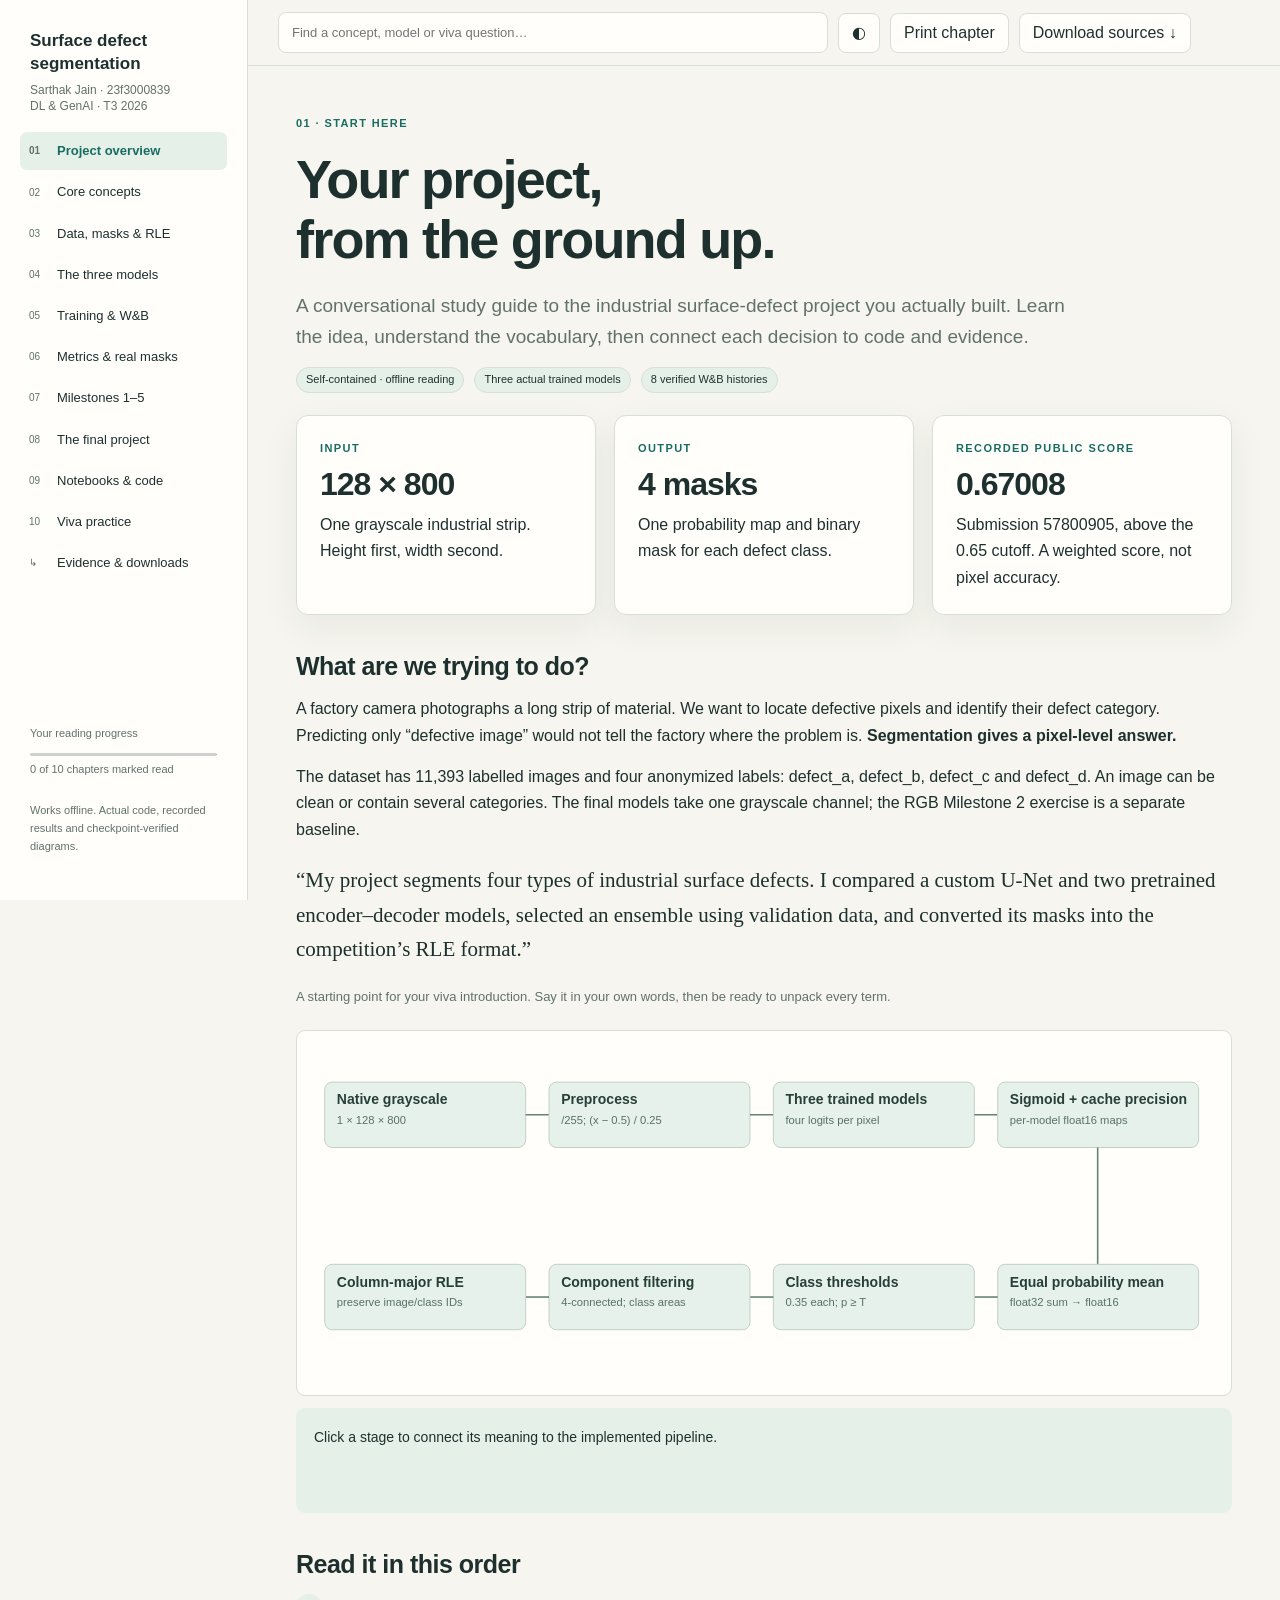
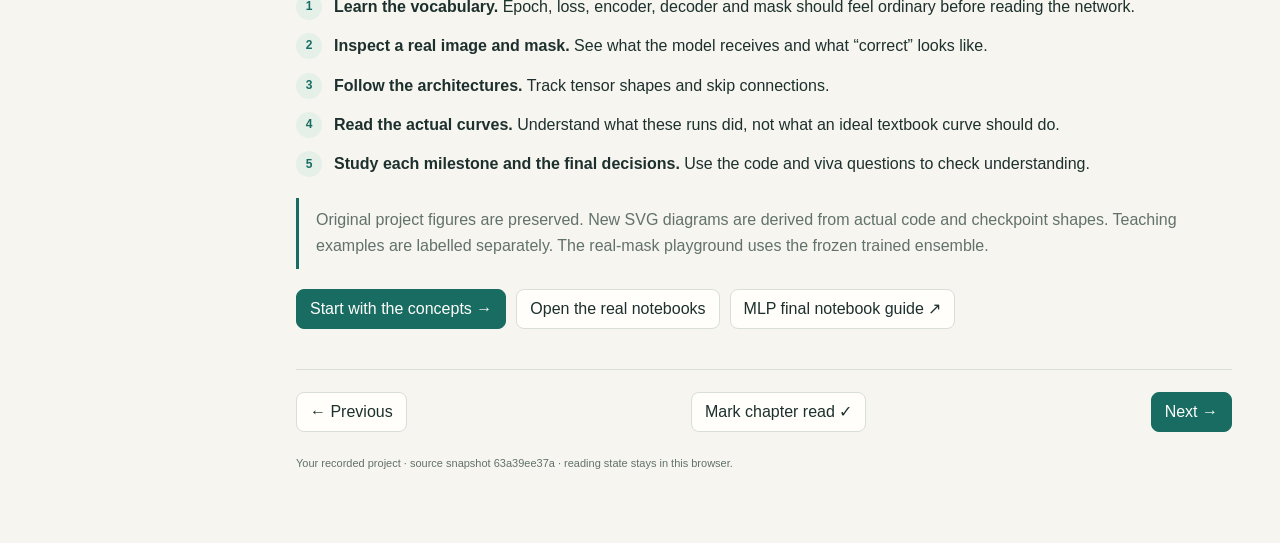
<file: index.html>
<!doctype html>
<html lang="en"><head><meta charset="utf-8"><meta name="viewport" content="width=device-width,initial-scale=1"><title>Deep Learning Viva Guide</title><meta http-equiv="refresh" content="0;url=genai-project/study-guide/genai-viva-guide.html"><script>location.replace("genai-project/study-guide/genai-viva-guide.html"+location.search+location.hash)</script></head><body><p><a href="genai-project/study-guide/genai-viva-guide.html">Open the interactive deep learning project guide</a></p></body></html>
</file>
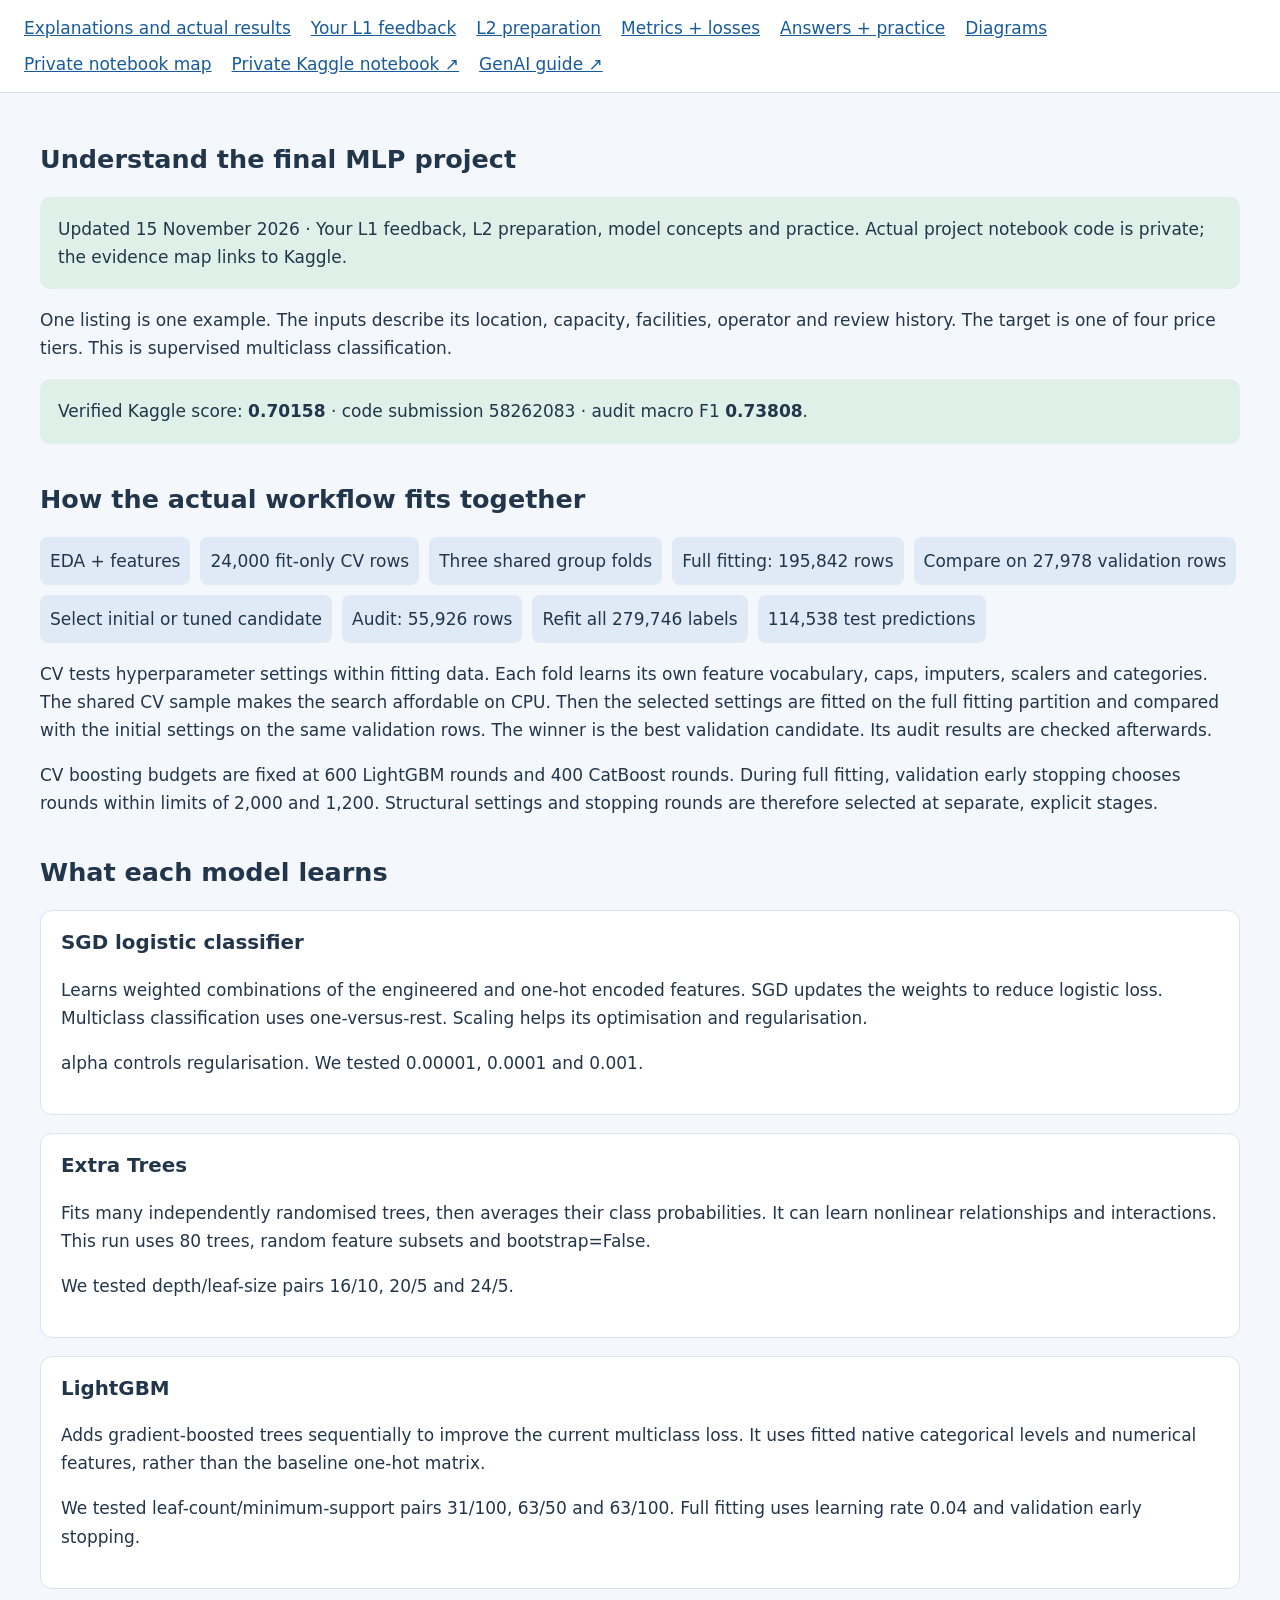
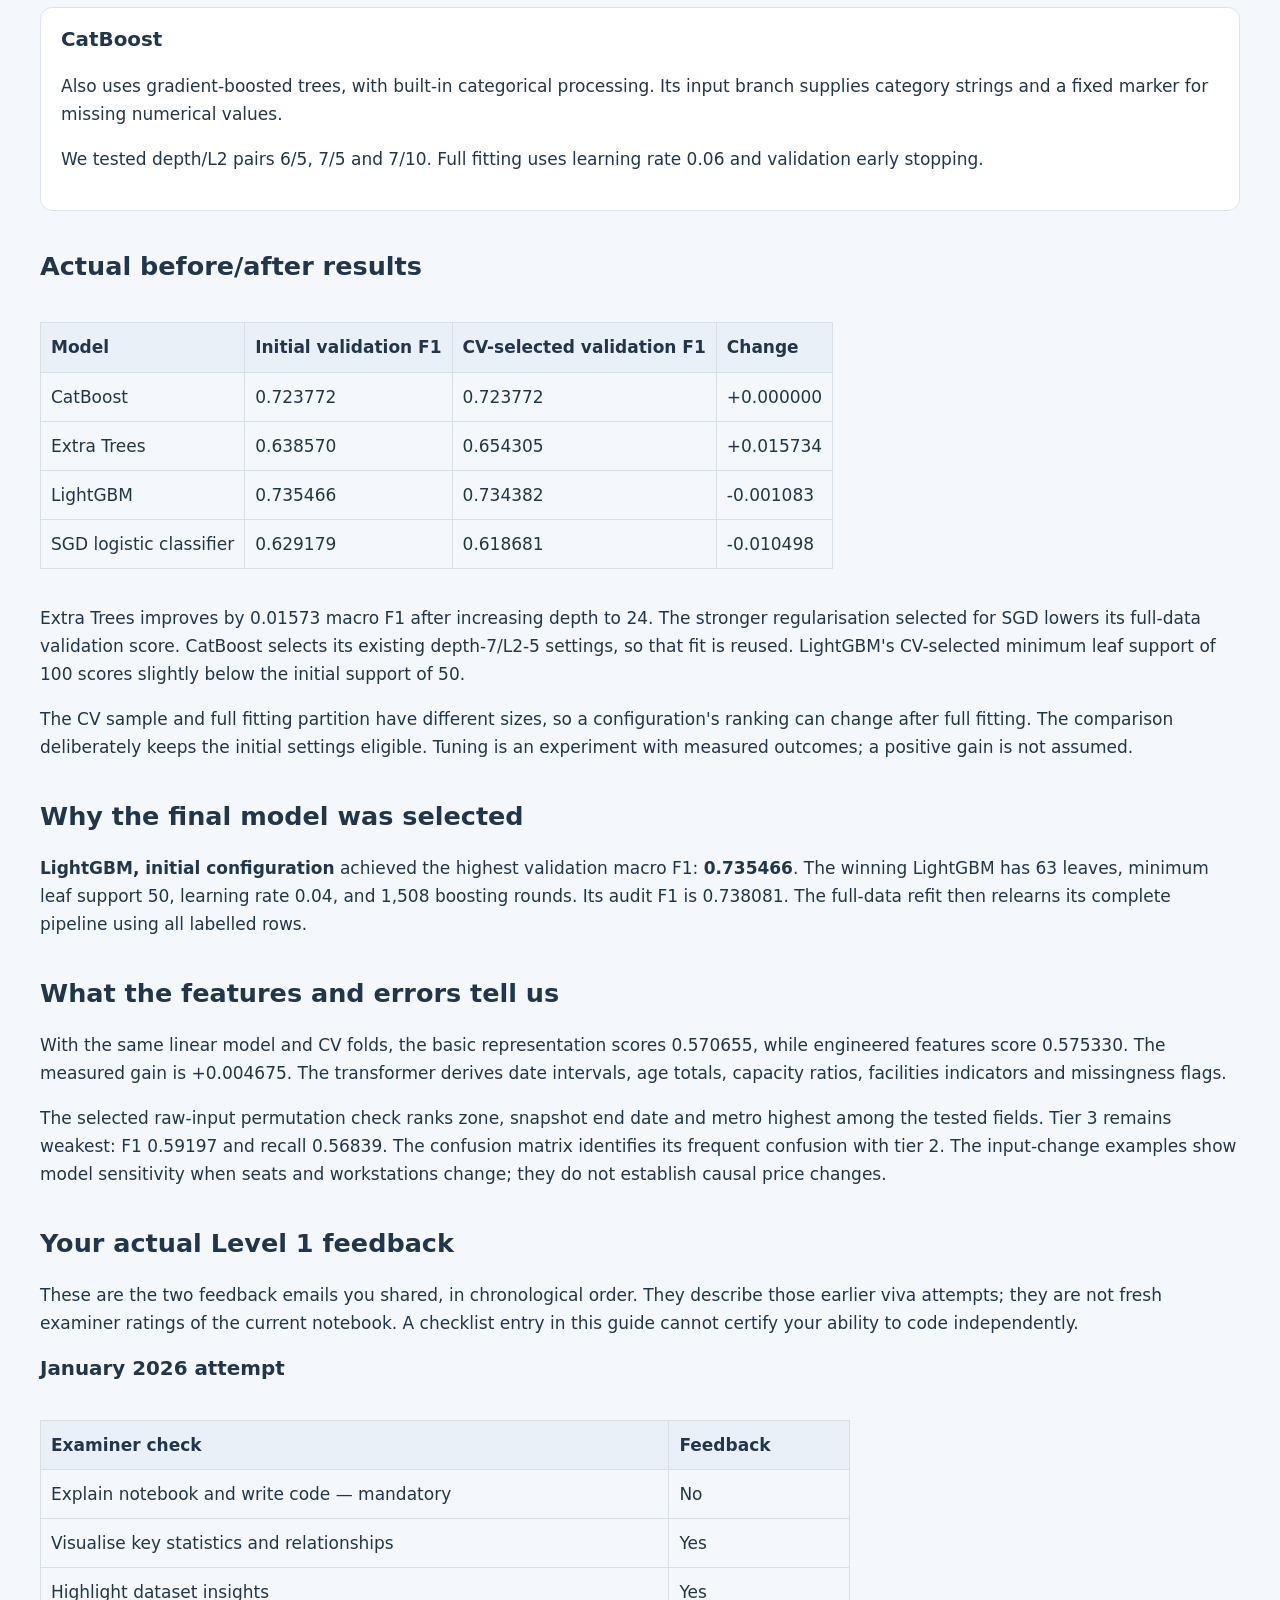
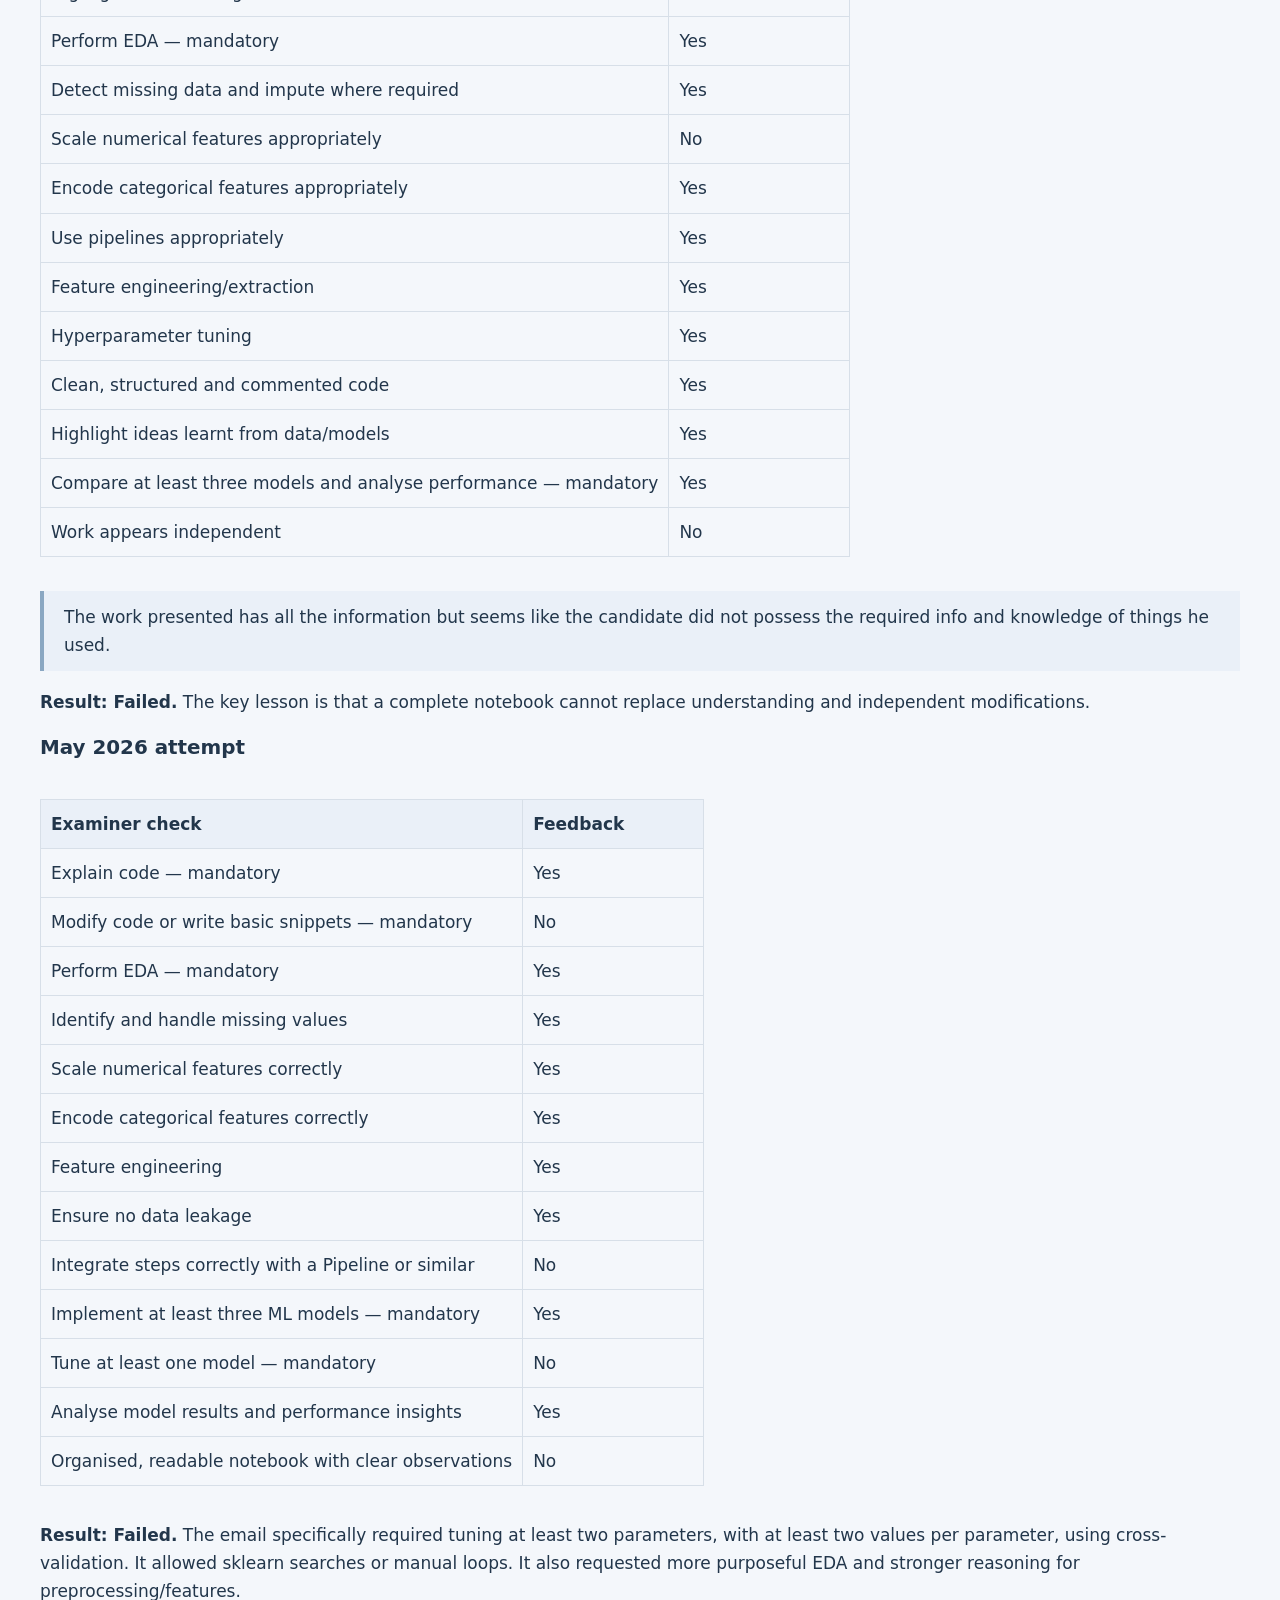
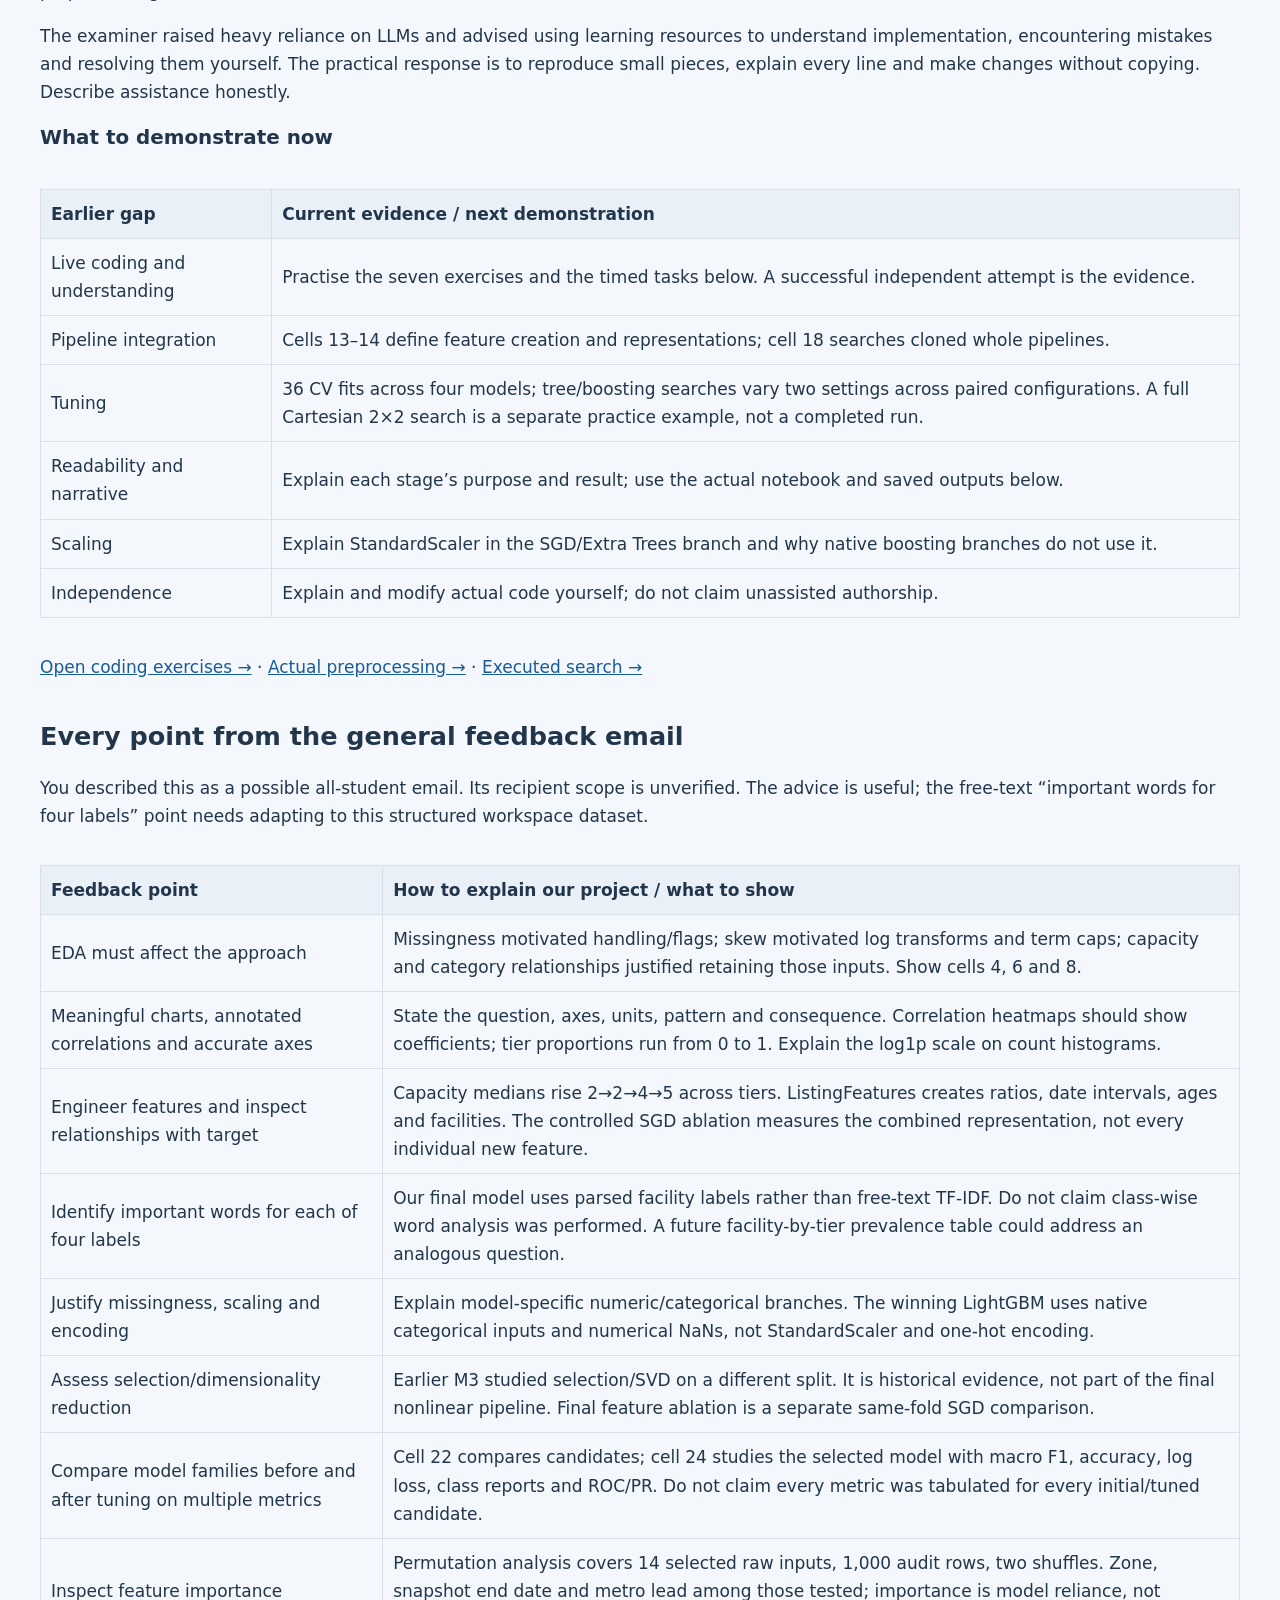
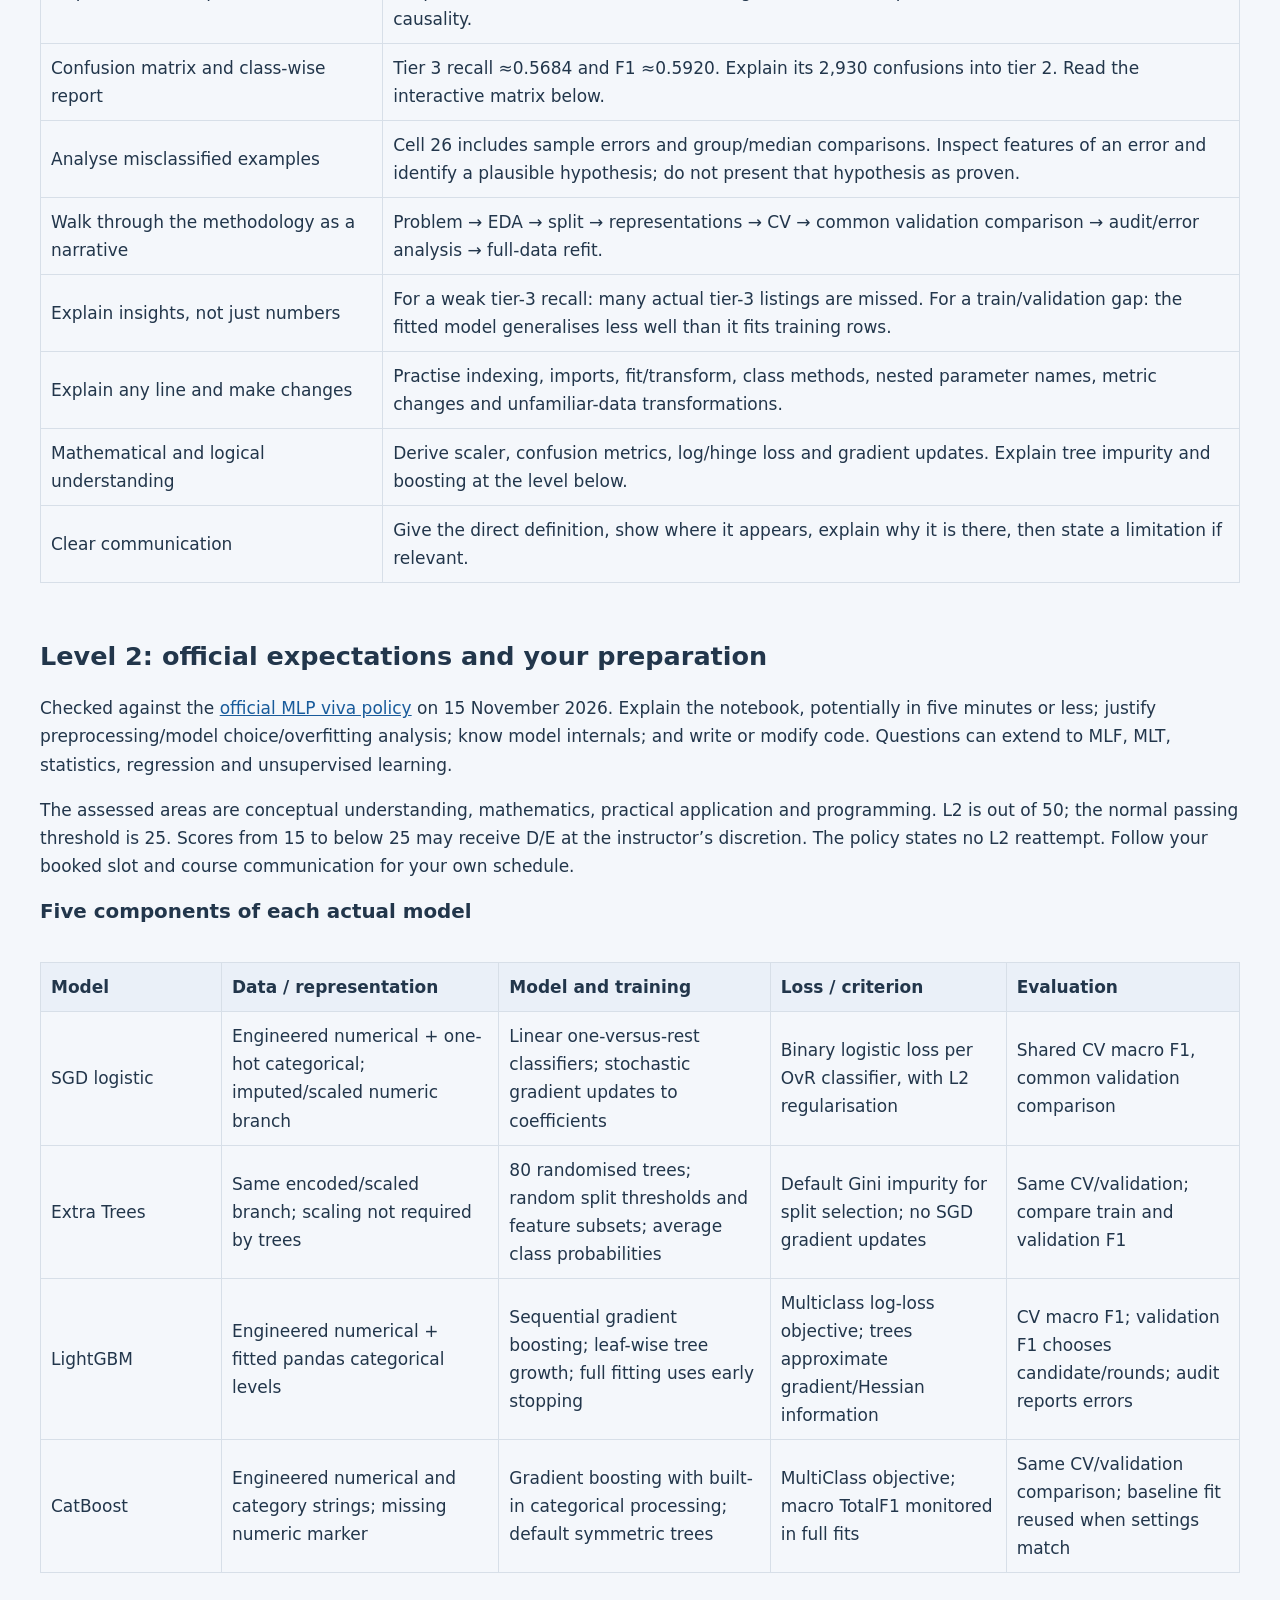
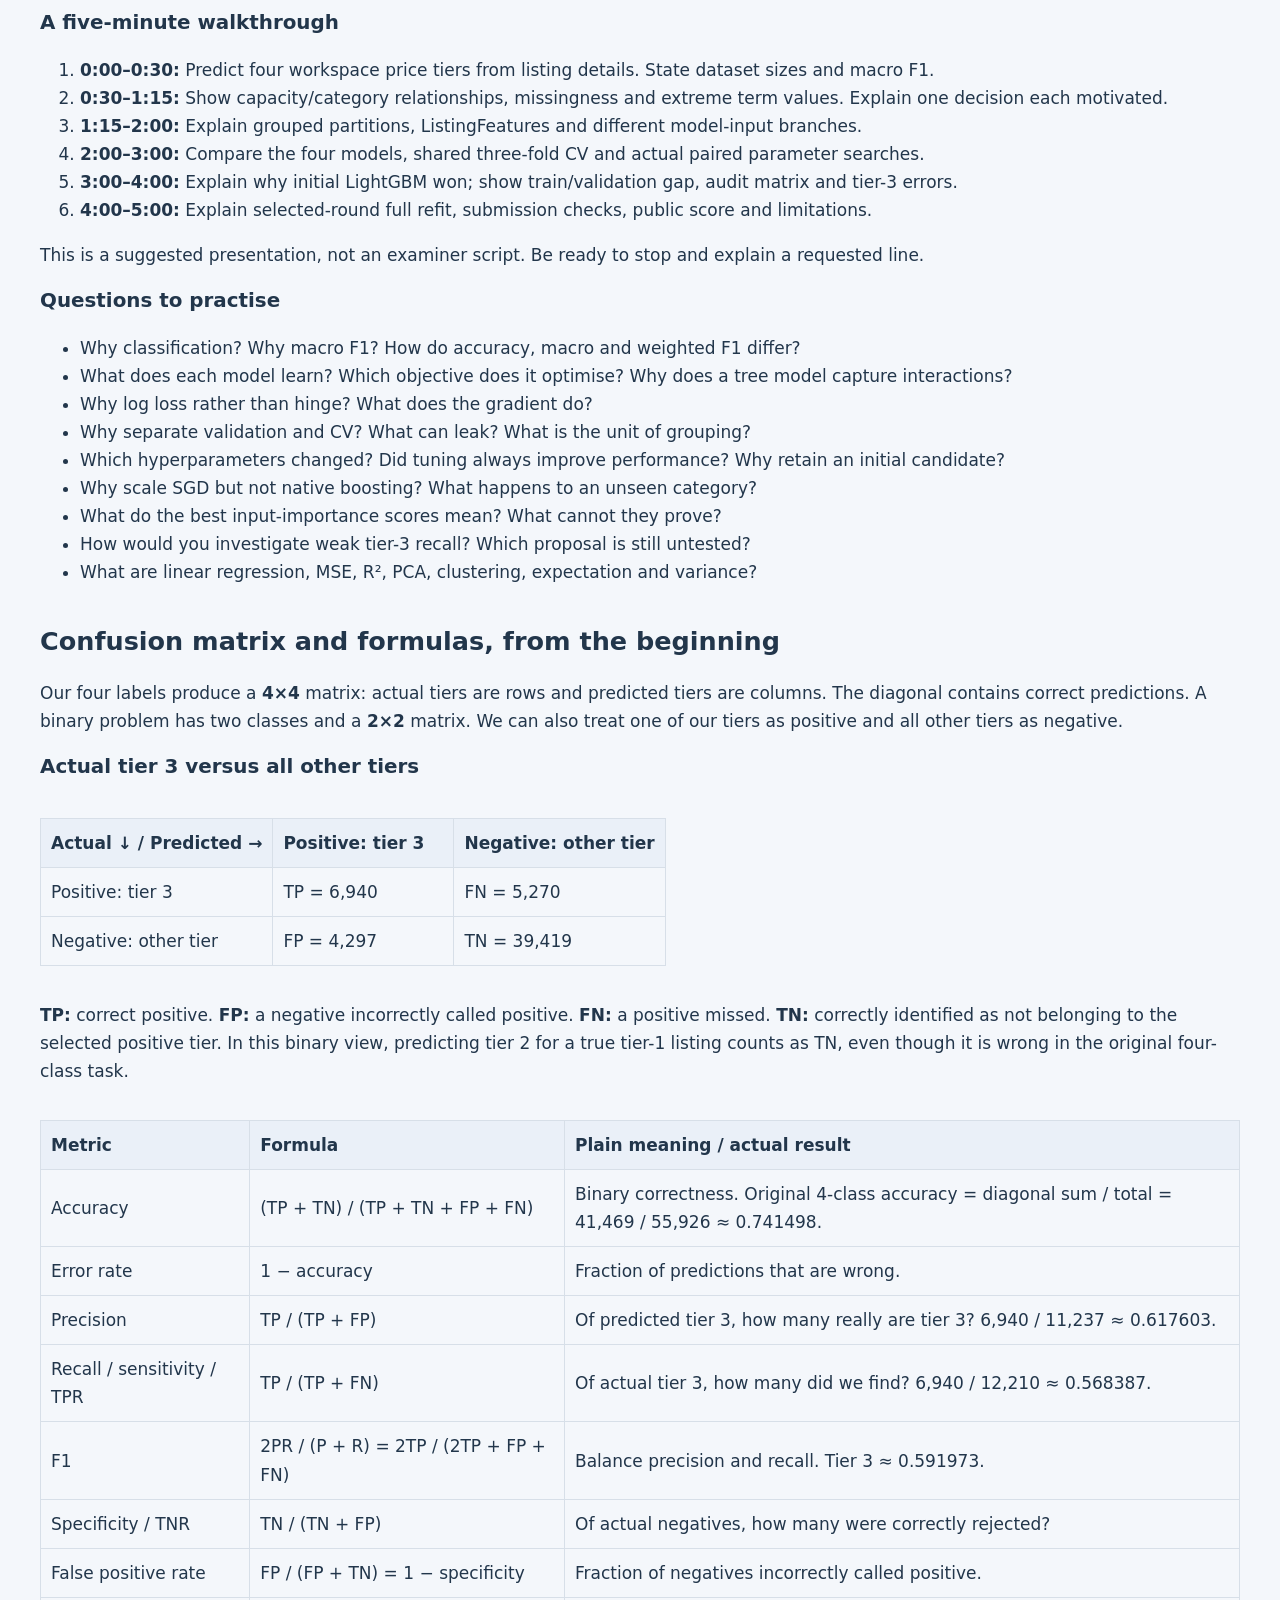
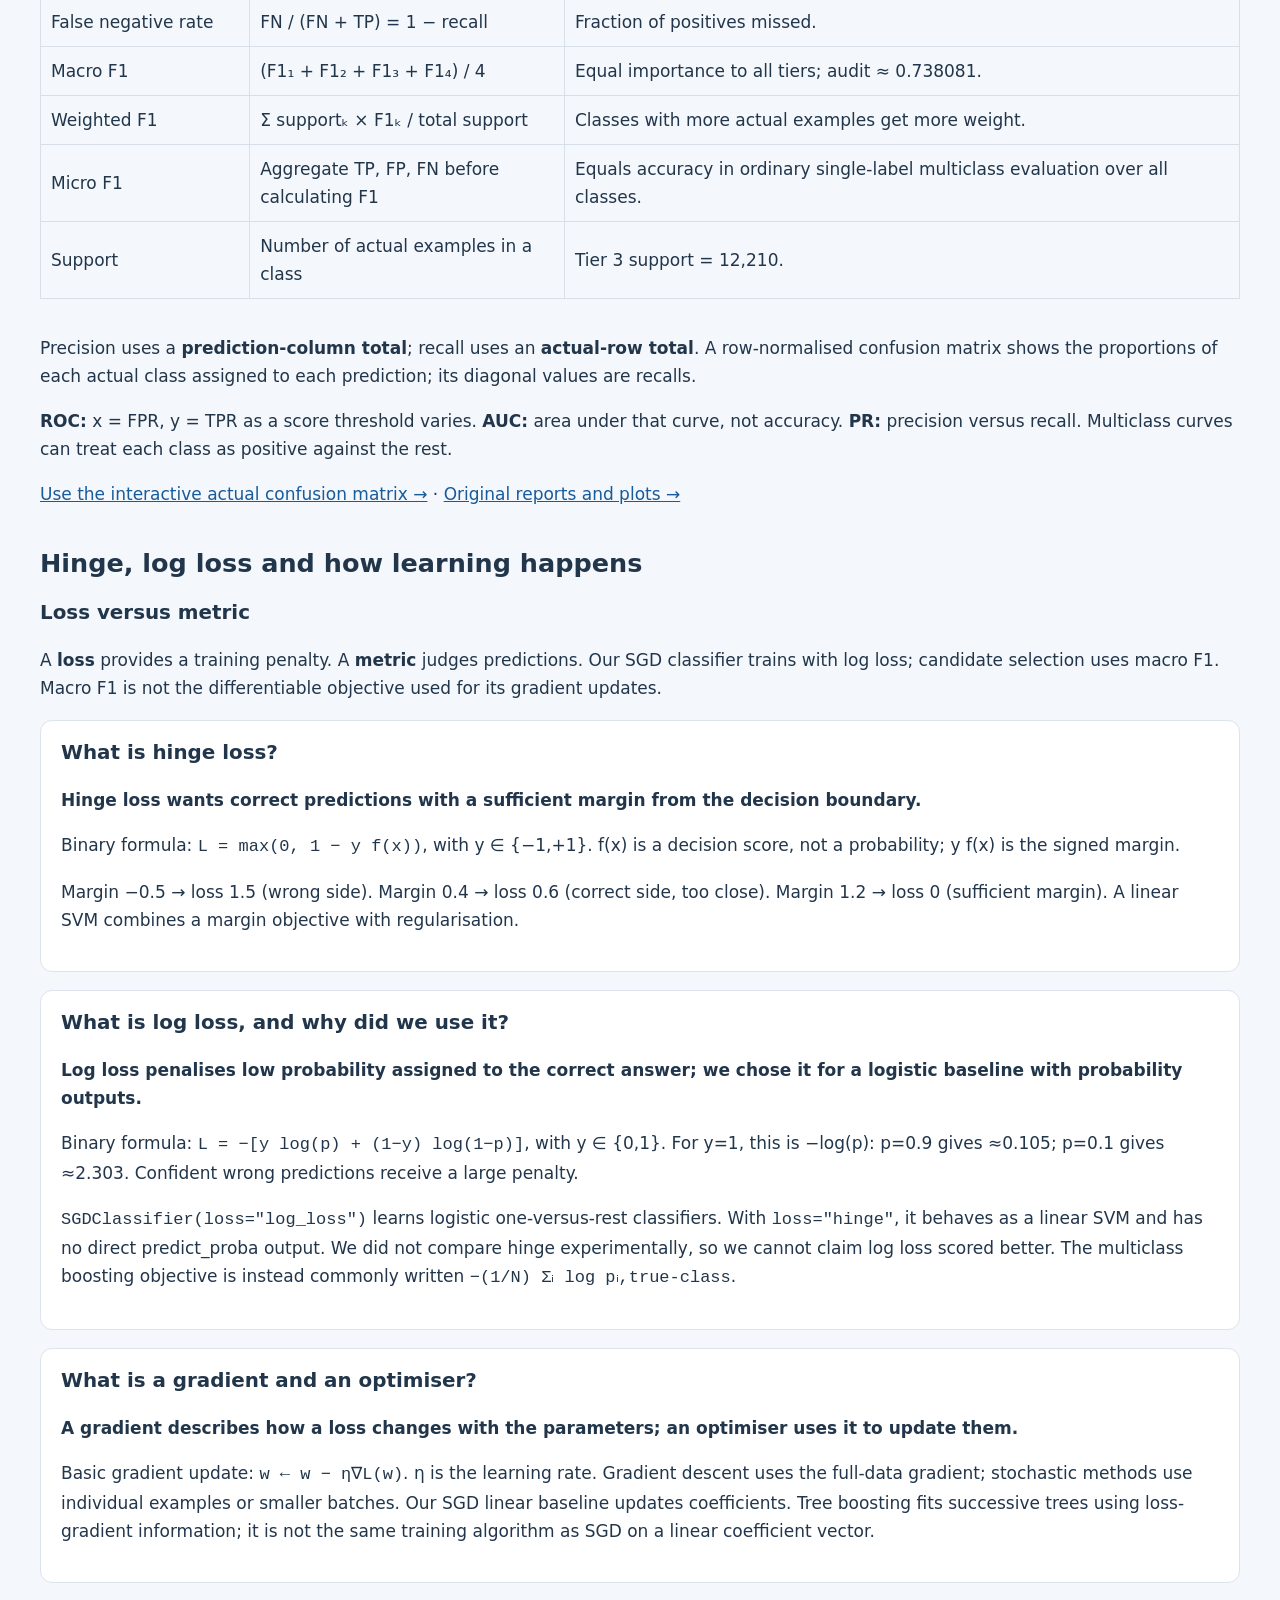
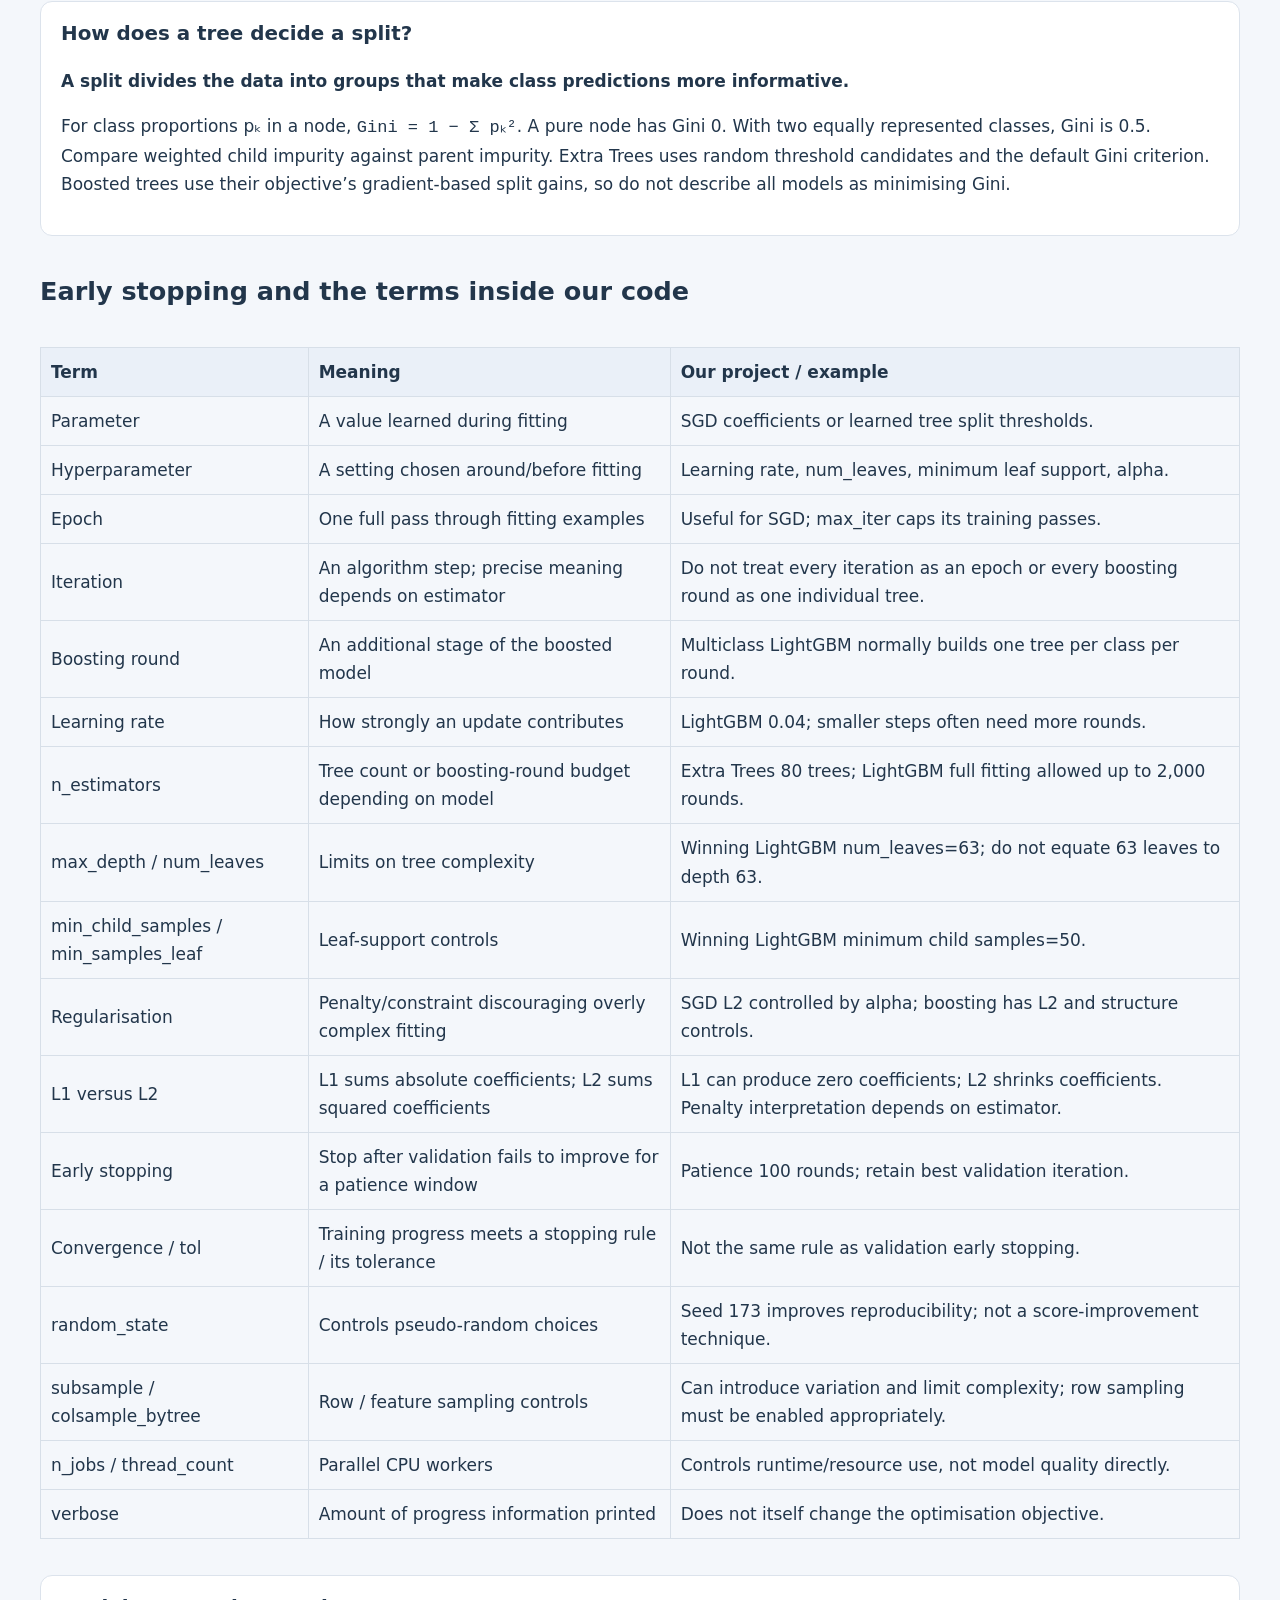
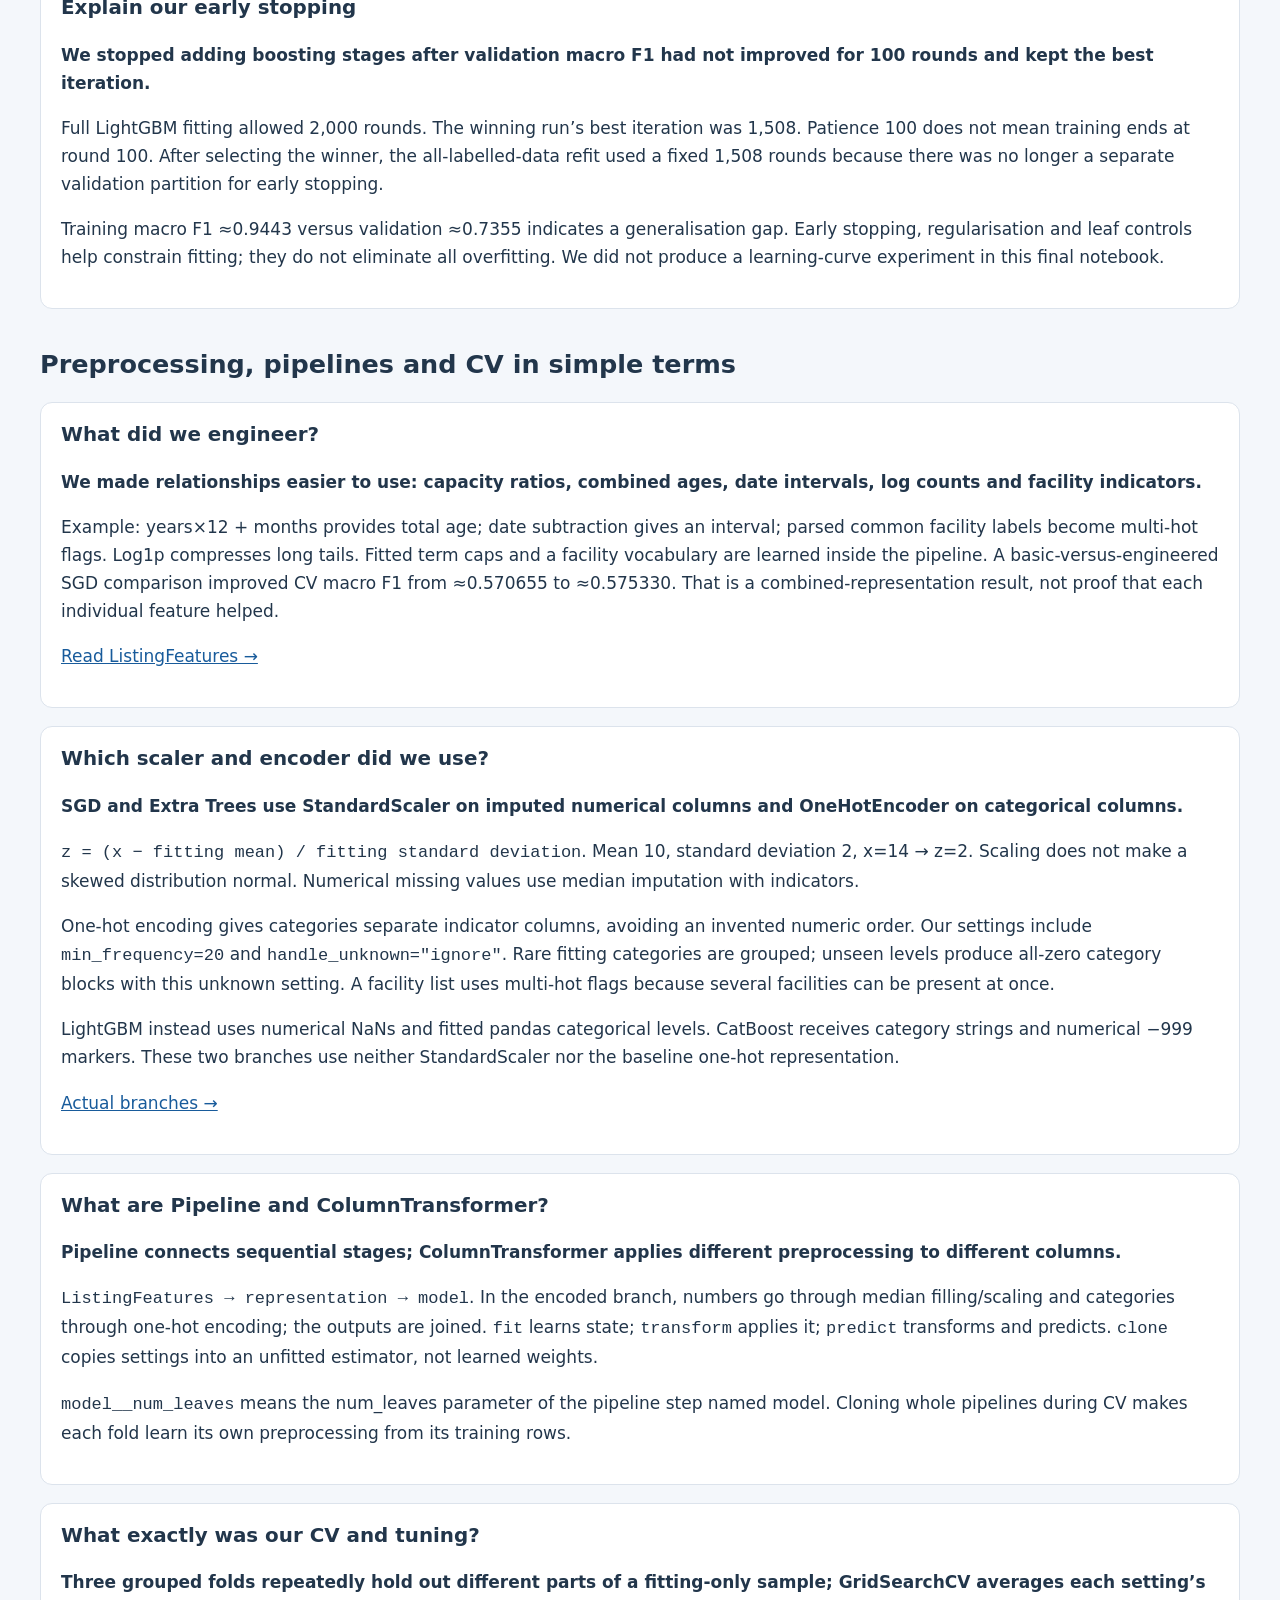
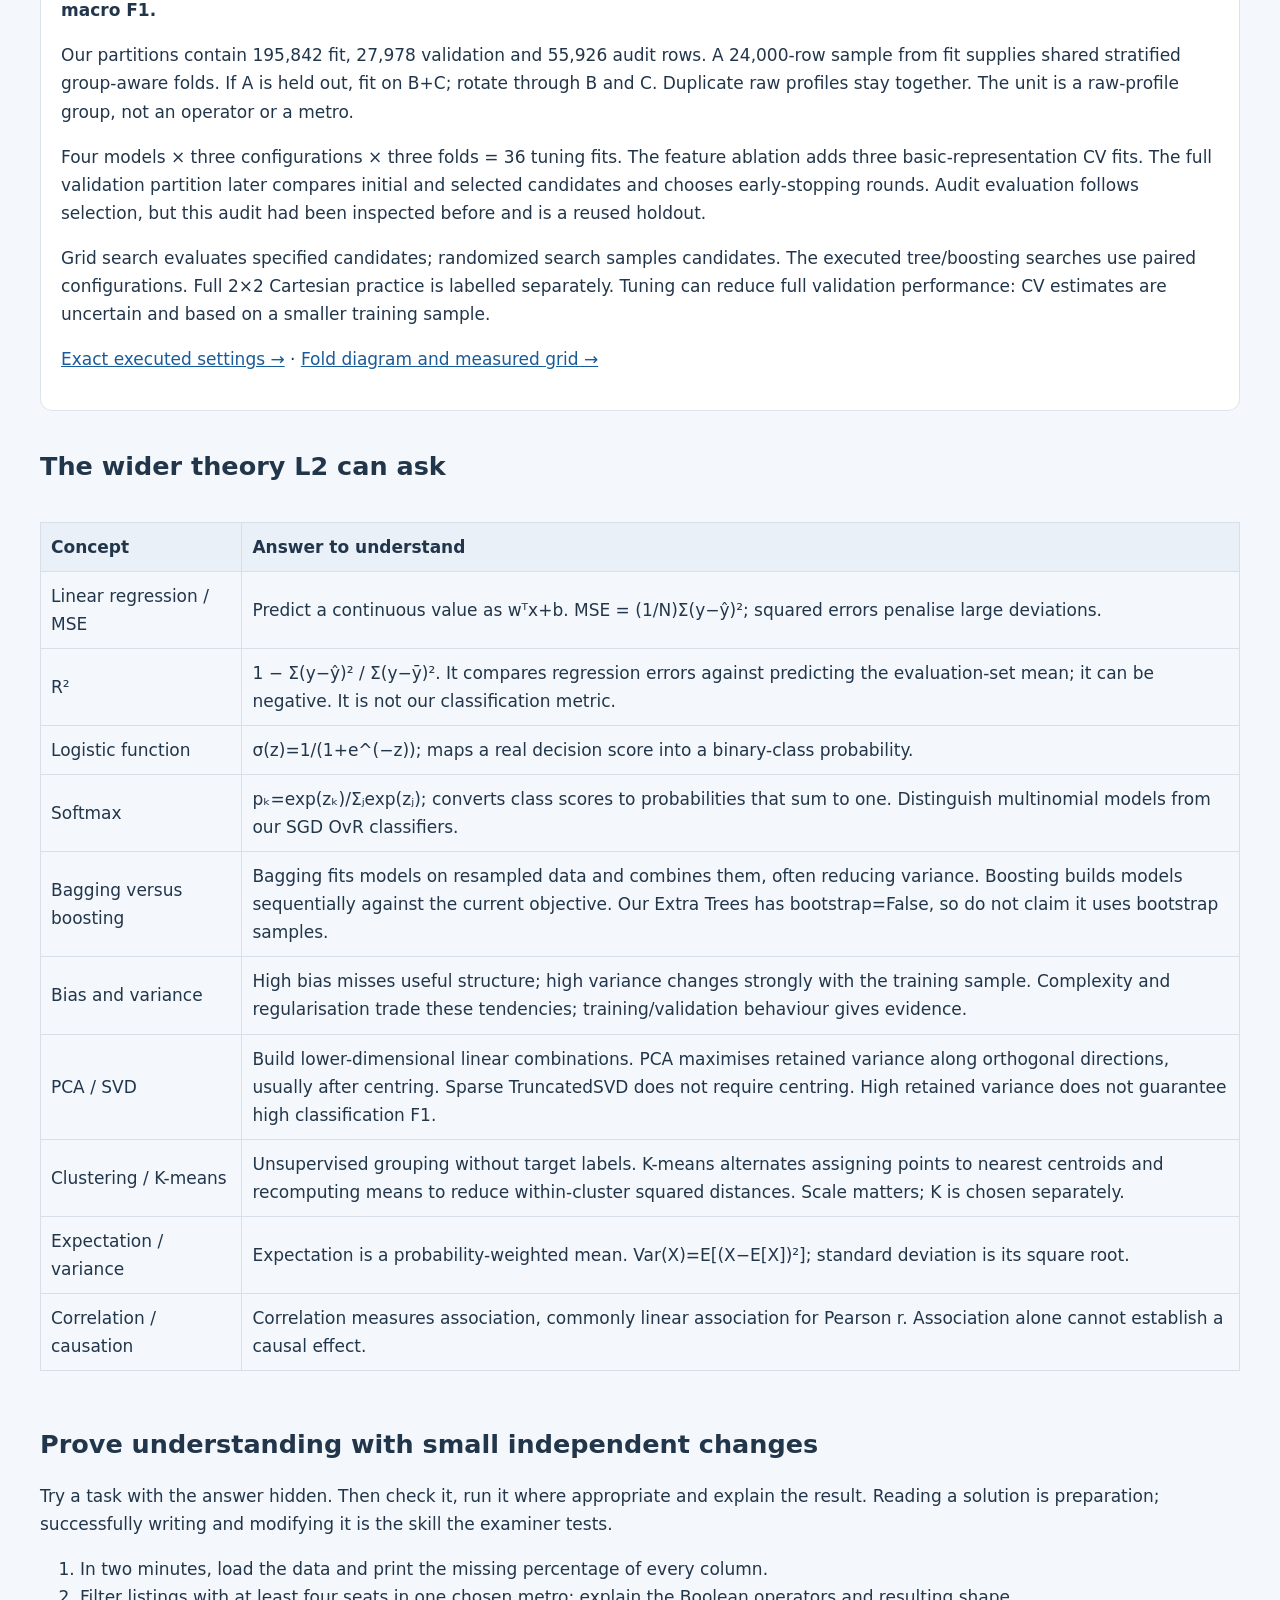
<file: mlp/index.html>
<!DOCTYPE html>
<html lang="en"><meta charset="utf-8"/><meta content="width=device-width, initial-scale=1" name="viewport"/><title>MLP final project — study reader</title><style>body{margin:0;color:#22364b;background:#f4f7fb;font:17px/1.65 system-ui,sans-serif}main{max-width:1200px;margin:auto;padding:30px}nav{position:sticky;top:0;z-index:10;padding:14px 24px;background:white;border-bottom:1px solid #d7dfe8}nav a{margin-right:24px}a{color:#185b9b}h1,h2,h3{line-height:1.25;scroll-margin-top:85px}h2{margin-top:40px}article,details,.cell{padding:20px;background:white;border:1px solid #dce3ec;border-radius:12px;margin:18px 0}article h3{margin-top:0}summary{font-weight:650;cursor:pointer}.table-wrap,table{max-width:100%;overflow:auto}table{border-collapse:collapse;display:block;margin:18px 0}td,th{text-align:left;padding:10px;border:1px solid #d7dfe8;white-space:nowrap}th{background:#eaf0f8}pre{padding:16px;background:#edf2f8;overflow:auto;font:14px/1.55 ui-monospace,monospace;border-radius:8px}.output_png img{max-width:100%;height:auto}.output_subarea{overflow:auto}.result{padding:18px;background:#dff0e8;border-radius:10px}.flow{display:flex;flex-wrap:wrap;gap:10px}.flow span{padding:10px;background:#dfeaf6;border-radius:8px}.cell-label,.input_prompt,.output_prompt{font-size:12px;color:#627d93}.anchor-link{display:none}hr{margin:50px 0;border:0;border-top:1px solid #d7dfe8}.diagram{overflow:auto;background:white;padding:15px;border:1px solid #d6e0eb;border-radius:12px}.diagram svg{min-width:850px;width:100%;font-family:system-ui,sans-serif;fill:#213b51}.diagram a:hover rect{fill:#d1e5fa}.cm-layout{display:grid;grid-template-columns:1fr 1fr;gap:20px;margin-top:18px}#cm-grid table{width:100%;display:table}#cm-grid button{border:0;border-radius:6px;background:transparent;width:100%;padding:12px;font:inherit;cursor:pointer}#cm-grid td{padding:0}#cm-grid td:hover{outline:2px solid #2777bd}.reading{background:#eaf2fb;padding:18px;border-radius:10px}label{margin-right:15px}.measured{background:#e5f3e8}.unmeasured{background:#fff2dc}.feedback-card .spoken-answer{background:#eaf3fd;padding:14px;border-left:4px solid #4387ba}.feedback-tools{display:flex;gap:12px;flex-wrap:wrap;margin:20px 0}.feedback-tools input{min-width:280px;flex:1;padding:12px;font:inherit}.feedback-tools button{padding:10px;font:inherit}.quiz-mode .feedback-card .spoken-answer{display:none}.feedback-card pre{white-space:pre}.feedback-card table td{white-space:normal}@media(max-width:800px){.cm-layout{grid-template-columns:1fr}}#personal-feedback td,#general-feedback td,#level-two td,#metrics-school td,#training-school td,#wider-theory td{white-space:normal;min-width:160px}section[id],article[id]{scroll-margin-top:110px}blockquote{border-left:4px solid #8aa7c2;margin:16px 0;padding:12px 20px;background:#eaf0f8}nav{display:flex;flex-wrap:wrap;gap:8px}nav a{margin-right:12px}pre { line-height: 125%; }
td.linenos .normal { color: inherit; background-color: transparent; padding-left: 5px; padding-right: 5px; }
span.linenos { color: inherit; background-color: transparent; padding-left: 5px; padding-right: 5px; }
td.linenos .special { color: #000000; background-color: #ffffc0; padding-left: 5px; padding-right: 5px; }
span.linenos.special { color: #000000; background-color: #ffffc0; padding-left: 5px; padding-right: 5px; }
.highlight .hll { background-color: #ffffcc }
.highlight { background: #f8f8f8; }
.highlight .c { color: #3D7B7B; font-style: italic } /* Comment */
.highlight .err { border: 1px solid #F00 } /* Error */
.highlight .k { color: #008000; font-weight: bold } /* Keyword */
.highlight .o { color: #666 } /* Operator */
.highlight .ch { color: #3D7B7B; font-style: italic } /* Comment.Hashbang */
.highlight .cm { color: #3D7B7B; font-style: italic } /* Comment.Multiline */
.highlight .cp { color: #9C6500 } /* Comment.Preproc */
.highlight .cpf { color: #3D7B7B; font-style: italic } /* Comment.PreprocFile */
.highlight .c1 { color: #3D7B7B; font-style: italic } /* Comment.Single */
.highlight .cs { color: #3D7B7B; font-style: italic } /* Comment.Special */
.highlight .gd { color: #A00000 } /* Generic.Deleted */
.highlight .ge { font-style: italic } /* Generic.Emph */
.highlight .ges { font-weight: bold; font-style: italic } /* Generic.EmphStrong */
.highlight .gr { color: #E40000 } /* Generic.Error */
.highlight .gh { color: #000080; font-weight: bold } /* Generic.Heading */
.highlight .gi { color: #008400 } /* Generic.Inserted */
.highlight .go { color: #717171 } /* Generic.Output */
.highlight .gp { color: #000080; font-weight: bold } /* Generic.Prompt */
.highlight .gs { font-weight: bold } /* Generic.Strong */
.highlight .gu { color: #800080; font-weight: bold } /* Generic.Subheading */
.highlight .gt { color: #04D } /* Generic.Traceback */
.highlight .kc { color: #008000; font-weight: bold } /* Keyword.Constant */
.highlight .kd { color: #008000; font-weight: bold } /* Keyword.Declaration */
.highlight .kn { color: #008000; font-weight: bold } /* Keyword.Namespace */
.highlight .kp { color: #008000 } /* Keyword.Pseudo */
.highlight .kr { color: #008000; font-weight: bold } /* Keyword.Reserved */
.highlight .kt { color: #B00040 } /* Keyword.Type */
.highlight .m { color: #666 } /* Literal.Number */
.highlight .s { color: #BA2121 } /* Literal.String */
.highlight .na { color: #687822 } /* Name.Attribute */
.highlight .nb { color: #008000 } /* Name.Builtin */
.highlight .nc { color: #00F; font-weight: bold } /* Name.Class */
.highlight .no { color: #800 } /* Name.Constant */
.highlight .nd { color: #A2F } /* Name.Decorator */
.highlight .ni { color: #717171; font-weight: bold } /* Name.Entity */
.highlight .ne { color: #CB3F38; font-weight: bold } /* Name.Exception */
.highlight .nf { color: #00F } /* Name.Function */
.highlight .nl { color: #767600 } /* Name.Label */
.highlight .nn { color: #00F; font-weight: bold } /* Name.Namespace */
.highlight .nt { color: #008000; font-weight: bold } /* Name.Tag */
.highlight .nv { color: #19177C } /* Name.Variable */
.highlight .ow { color: #A2F; font-weight: bold } /* Operator.Word */
.highlight .w { color: #BBB } /* Text.Whitespace */
.highlight .mb { color: #666 } /* Literal.Number.Bin */
.highlight .mf { color: #666 } /* Literal.Number.Float */
.highlight .mh { color: #666 } /* Literal.Number.Hex */
.highlight .mi { color: #666 } /* Literal.Number.Integer */
.highlight .mo { color: #666 } /* Literal.Number.Oct */
.highlight .sa { color: #BA2121 } /* Literal.String.Affix */
.highlight .sb { color: #BA2121 } /* Literal.String.Backtick */
.highlight .sc { color: #BA2121 } /* Literal.String.Char */
.highlight .dl { color: #BA2121 } /* Literal.String.Delimiter */
.highlight .sd { color: #BA2121; font-style: italic } /* Literal.String.Doc */
.highlight .s2 { color: #BA2121 } /* Literal.String.Double */
.highlight .se { color: #AA5D1F; font-weight: bold } /* Literal.String.Escape */
.highlight .sh { color: #BA2121 } /* Literal.String.Heredoc */
.highlight .si { color: #A45A77; font-weight: bold } /* Literal.String.Interpol */
.highlight .sx { color: #008000 } /* Literal.String.Other */
.highlight .sr { color: #A45A77 } /* Literal.String.Regex */
.highlight .s1 { color: #BA2121 } /* Literal.String.Single */
.highlight .ss { color: #19177C } /* Literal.String.Symbol */
.highlight .bp { color: #008000 } /* Name.Builtin.Pseudo */
.highlight .fm { color: #00F } /* Name.Function.Magic */
.highlight .vc { color: #19177C } /* Name.Variable.Class */
.highlight .vg { color: #19177C } /* Name.Variable.Global */
.highlight .vi { color: #19177C } /* Name.Variable.Instance */
.highlight .vm { color: #19177C } /* Name.Variable.Magic */
.highlight .il { color: #666 } /* Literal.Number.Integer.Long */</style><nav><a href="#explanations">Explanations and actual results</a><a href="#personal-feedback">Your L1 feedback</a><a href="#level-two">L2 preparation</a><a href="#metrics-school">Metrics + losses</a><a href="#feedback">Answers + practice</a><a href="#diagrams">Diagrams</a><a href="#notebook">Private notebook map</a><a href="https://www.kaggle.com/code/sarthakiitmbs/23f3000839-notebook-2026t3?scriptVersionId=368672290">Private Kaggle notebook ↗</a><a href="../">GenAI guide ↗</a></nav><main><section id="explanations"><h1>Understand the final MLP project</h1><p class="result">Updated 15 November 2026 · Your L1 feedback, L2 preparation, model concepts and practice. Actual project notebook code is private; the evidence map links to Kaggle.</p><p>One listing is one example. The inputs describe its location, capacity, facilities, operator and review history. The target is one of four price tiers. This is supervised multiclass classification.</p><p class="result">Verified Kaggle score: <strong>0.70158</strong> · code submission 58262083 · audit macro F1 <strong>0.73808</strong>.</p><h2>How the actual workflow fits together</h2><div class="flow"><span>EDA + features</span><span>24,000 fit-only CV rows</span><span>Three shared group folds</span><span>Full fitting: 195,842 rows</span><span>Compare on 27,978 validation rows</span><span>Select initial or tuned candidate</span><span>Audit: 55,926 rows</span><span>Refit all 279,746 labels</span><span>114,538 test predictions</span></div><p>CV tests hyperparameter settings within fitting data. Each fold learns its own feature vocabulary, caps, imputers, scalers and categories. The shared CV sample makes the search affordable on CPU. Then the selected settings are fitted on the full fitting partition and compared with the initial settings on the same validation rows. The winner is the best validation candidate. Its audit results are checked afterwards.</p>
<p>CV boosting budgets are fixed at 600 LightGBM rounds and 400 CatBoost rounds. During full fitting, validation early stopping chooses rounds within limits of 2,000 and 1,200. Structural settings and stopping rounds are therefore selected at separate, explicit stages.</p>
<h2>What each model learns</h2><article><h3>SGD logistic classifier</h3><p>Learns weighted combinations of the engineered and one-hot encoded features. SGD updates the weights to reduce logistic loss. Multiclass classification uses one-versus-rest. Scaling helps its optimisation and regularisation.</p><p>alpha controls regularisation. We tested 0.00001, 0.0001 and 0.001.</p></article><article><h3>Extra Trees</h3><p>Fits many independently randomised trees, then averages their class probabilities. It can learn nonlinear relationships and interactions. This run uses 80 trees, random feature subsets and bootstrap=False.</p><p>We tested depth/leaf-size pairs 16/10, 20/5 and 24/5.</p></article><article><h3>LightGBM</h3><p>Adds gradient-boosted trees sequentially to improve the current multiclass loss. It uses fitted native categorical levels and numerical features, rather than the baseline one-hot matrix.</p><p>We tested leaf-count/minimum-support pairs 31/100, 63/50 and 63/100. Full fitting uses learning rate 0.04 and validation early stopping.</p></article><article><h3>CatBoost</h3><p>Also uses gradient-boosted trees, with built-in categorical processing. Its input branch supplies category strings and a fixed marker for missing numerical values.</p><p>We tested depth/L2 pairs 6/5, 7/5 and 7/10. Full fitting uses learning rate 0.06 and validation early stopping.</p></article><h2>Actual before/after results</h2><div class="table-wrap"><table><thead><tr><th>Model</th><th>Initial validation F1</th><th>CV-selected validation F1</th><th>Change</th></tr></thead><tbody><tr><td>CatBoost</td><td>0.723772</td><td>0.723772</td><td>+0.000000</td></tr><tr><td>Extra Trees</td><td>0.638570</td><td>0.654305</td><td>+0.015734</td></tr><tr><td>LightGBM</td><td>0.735466</td><td>0.734382</td><td>-0.001083</td></tr><tr><td>SGD logistic classifier</td><td>0.629179</td><td>0.618681</td><td>-0.010498</td></tr></tbody></table></div><p>Extra Trees improves by 0.01573 macro F1 after increasing depth to 24. The stronger regularisation selected for SGD lowers its full-data validation score. CatBoost selects its existing depth-7/L2-5 settings, so that fit is reused. LightGBM's CV-selected minimum leaf support of 100 scores slightly below the initial support of 50.</p>
<p>The CV sample and full fitting partition have different sizes, so a configuration's ranking can change after full fitting. The comparison deliberately keeps the initial settings eligible. Tuning is an experiment with measured outcomes; a positive gain is not assumed.</p><h2>Why the final model was selected</h2><p><strong>LightGBM, initial configuration</strong> achieved the highest validation macro F1: <strong>0.735466</strong>. The winning LightGBM has 63 leaves, minimum leaf support 50, learning rate 0.04, and 1,508 boosting rounds. Its audit F1 is 0.738081. The full-data refit then relearns its complete pipeline using all labelled rows.</p><h2>What the features and errors tell us</h2><p>With the same linear model and CV folds, the basic representation scores 0.570655, while engineered features score 0.575330. The measured gain is +0.004675. The transformer derives date intervals, age totals, capacity ratios, facilities indicators and missingness flags.</p><p>The selected raw-input permutation check ranks zone, snapshot end date and metro highest among the tested fields. Tier 3 remains weakest: F1 0.59197 and recall 0.56839. The confusion matrix identifies its frequent confusion with tier 2. The input-change examples show model sensitivity when seats and workstations change; they do not establish causal price changes.</p>
<section id="personal-feedback"><h2>Your actual Level 1 feedback</h2>
<p>These are the two feedback emails you shared, in chronological order. They describe those earlier viva attempts; they are not fresh examiner ratings of the current notebook. A checklist entry in this guide cannot certify your ability to code independently.</p>
<h3>January 2026 attempt</h3><div class="table-wrap"><table><thead><tr><th>Examiner check</th><th>Feedback</th></tr></thead><tbody><tr><td>Explain notebook and write code — mandatory</td><td>No</td></tr><tr><td>Visualise key statistics and relationships</td><td>Yes</td></tr><tr><td>Highlight dataset insights</td><td>Yes</td></tr><tr><td>Perform EDA — mandatory</td><td>Yes</td></tr><tr><td>Detect missing data and impute where required</td><td>Yes</td></tr><tr><td>Scale numerical features appropriately</td><td>No</td></tr><tr><td>Encode categorical features appropriately</td><td>Yes</td></tr><tr><td>Use pipelines appropriately</td><td>Yes</td></tr><tr><td>Feature engineering/extraction</td><td>Yes</td></tr><tr><td>Hyperparameter tuning</td><td>Yes</td></tr><tr><td>Clean, structured and commented code</td><td>Yes</td></tr><tr><td>Highlight ideas learnt from data/models</td><td>Yes</td></tr><tr><td>Compare at least three models and analyse performance — mandatory</td><td>Yes</td></tr><tr><td>Work appears independent</td><td>No</td></tr></tbody></table></div><blockquote>The work presented has all the information but seems like the candidate did not possess the required info and knowledge of things he used.</blockquote>
<p><strong>Result: Failed.</strong> The key lesson is that a complete notebook cannot replace understanding and independent modifications.</p><h3>May 2026 attempt</h3><div class="table-wrap"><table><thead><tr><th>Examiner check</th><th>Feedback</th></tr></thead><tbody><tr><td>Explain code — mandatory</td><td>Yes</td></tr><tr><td>Modify code or write basic snippets — mandatory</td><td>No</td></tr><tr><td>Perform EDA — mandatory</td><td>Yes</td></tr><tr><td>Identify and handle missing values</td><td>Yes</td></tr><tr><td>Scale numerical features correctly</td><td>Yes</td></tr><tr><td>Encode categorical features correctly</td><td>Yes</td></tr><tr><td>Feature engineering</td><td>Yes</td></tr><tr><td>Ensure no data leakage</td><td>Yes</td></tr><tr><td>Integrate steps correctly with a Pipeline or similar</td><td>No</td></tr><tr><td>Implement at least three ML models — mandatory</td><td>Yes</td></tr><tr><td>Tune at least one model — mandatory</td><td>No</td></tr><tr><td>Analyse model results and performance insights</td><td>Yes</td></tr><tr><td>Organised, readable notebook with clear observations</td><td>No</td></tr></tbody></table></div><p><strong>Result: Failed.</strong> The email specifically required tuning at least two parameters, with at least two values per parameter, using cross-validation. It allowed sklearn searches or manual loops. It also requested more purposeful EDA and stronger reasoning for preprocessing/features.</p>
<p>The examiner raised heavy reliance on LLMs and advised using learning resources to understand implementation, encountering mistakes and resolving them yourself. The practical response is to reproduce small pieces, explain every line and make changes without copying. Describe assistance honestly.</p>
<h3>What to demonstrate now</h3><div class="table-wrap"><table><thead><tr><th>Earlier gap</th><th>Current evidence / next demonstration</th></tr></thead><tbody><tr><td>Live coding and understanding</td><td>Practise the seven exercises and the timed tasks below. A successful independent attempt is the evidence.</td></tr><tr><td>Pipeline integration</td><td>Cells 13–14 define feature creation and representations; cell 18 searches cloned whole pipelines.</td></tr><tr><td>Tuning</td><td>36 CV fits across four models; tree/boosting searches vary two settings across paired configurations. A full Cartesian 2×2 search is a separate practice example, not a completed run.</td></tr><tr><td>Readability and narrative</td><td>Explain each stage’s purpose and result; use the actual notebook and saved outputs below.</td></tr><tr><td>Scaling</td><td>Explain StandardScaler in the SGD/Extra Trees branch and why native boosting branches do not use it.</td></tr><tr><td>Independence</td><td>Explain and modify actual code yourself; do not claim unassisted authorship.</td></tr></tbody></table></div><p><a href="#feedback-practice">Open coding exercises →</a> · <a href="#cell-14">Actual preprocessing →</a> · <a href="#cell-18">Executed search →</a></p></section>
<section id="general-feedback"><h2>Every point from the general feedback email</h2>
<p>You described this as a possible all-student email. Its recipient scope is unverified. The advice is useful; the free-text “important words for four labels” point needs adapting to this structured workspace dataset.</p><div class="table-wrap"><table><thead><tr><th>Feedback point</th><th>How to explain our project / what to show</th></tr></thead><tbody><tr><td>EDA must affect the approach</td><td>Missingness motivated handling/flags; skew motivated log transforms and term caps; capacity and category relationships justified retaining those inputs. Show cells 4, 6 and 8.</td></tr><tr><td>Meaningful charts, annotated correlations and accurate axes</td><td>State the question, axes, units, pattern and consequence. Correlation heatmaps should show coefficients; tier proportions run from 0 to 1. Explain the log1p scale on count histograms.</td></tr><tr><td>Engineer features and inspect relationships with target</td><td>Capacity medians rise 2→2→4→5 across tiers. ListingFeatures creates ratios, date intervals, ages and facilities. The controlled SGD ablation measures the combined representation, not every individual new feature.</td></tr><tr><td>Identify important words for each of four labels</td><td>Our final model uses parsed facility labels rather than free-text TF-IDF. Do not claim class-wise word analysis was performed. A future facility-by-tier prevalence table could address an analogous question.</td></tr><tr><td>Justify missingness, scaling and encoding</td><td>Explain model-specific numeric/categorical branches. The winning LightGBM uses native categorical inputs and numerical NaNs, not StandardScaler and one-hot encoding.</td></tr><tr><td>Assess selection/dimensionality reduction</td><td>Earlier M3 studied selection/SVD on a different split. It is historical evidence, not part of the final nonlinear pipeline. Final feature ablation is a separate same-fold SGD comparison.</td></tr><tr><td>Compare model families before and after tuning on multiple metrics</td><td>Cell 22 compares candidates; cell 24 studies the selected model with macro F1, accuracy, log loss, class reports and ROC/PR. Do not claim every metric was tabulated for every initial/tuned candidate.</td></tr><tr><td>Inspect feature importance</td><td>Permutation analysis covers 14 selected raw inputs, 1,000 audit rows, two shuffles. Zone, snapshot end date and metro lead among those tested; importance is model reliance, not causality.</td></tr><tr><td>Confusion matrix and class-wise report</td><td>Tier 3 recall ≈0.5684 and F1 ≈0.5920. Explain its 2,930 confusions into tier 2. Read the interactive matrix below.</td></tr><tr><td>Analyse misclassified examples</td><td>Cell 26 includes sample errors and group/median comparisons. Inspect features of an error and identify a plausible hypothesis; do not present that hypothesis as proven.</td></tr><tr><td>Walk through the methodology as a narrative</td><td>Problem → EDA → split → representations → CV → common validation comparison → audit/error analysis → full-data refit.</td></tr><tr><td>Explain insights, not just numbers</td><td>For a weak tier-3 recall: many actual tier-3 listings are missed. For a train/validation gap: the fitted model generalises less well than it fits training rows.</td></tr><tr><td>Explain any line and make changes</td><td>Practise indexing, imports, fit/transform, class methods, nested parameter names, metric changes and unfamiliar-data transformations.</td></tr><tr><td>Mathematical and logical understanding</td><td>Derive scaler, confusion metrics, log/hinge loss and gradient updates. Explain tree impurity and boosting at the level below.</td></tr><tr><td>Clear communication</td><td>Give the direct definition, show where it appears, explain why it is there, then state a limitation if relevant.</td></tr></tbody></table></div></section><section id="level-two"><h2>Level 2: official expectations and your preparation</h2>
<p>Checked against the <a href="https://bsc-iitm.github.io/mlp-project/viva_policy.html">official MLP viva policy</a> on 15 November 2026. Explain the notebook, potentially in five minutes or less; justify preprocessing/model choice/overfitting analysis; know model internals; and write or modify code. Questions can extend to MLF, MLT, statistics, regression and unsupervised learning.</p>
<p>The assessed areas are conceptual understanding, mathematics, practical application and programming. L2 is out of 50; the normal passing threshold is 25. Scores from 15 to below 25 may receive D/E at the instructor’s discretion. The policy states no L2 reattempt. Follow your booked slot and course communication for your own schedule.</p>
<h3>Five components of each actual model</h3><div class="table-wrap"><table><thead><tr><th>Model</th><th>Data / representation</th><th>Model and training</th><th>Loss / criterion</th><th>Evaluation</th></tr></thead><tbody><tr><td>SGD logistic</td><td>Engineered numerical + one-hot categorical; imputed/scaled numeric branch</td><td>Linear one-versus-rest classifiers; stochastic gradient updates to coefficients</td><td>Binary logistic loss per OvR classifier, with L2 regularisation</td><td>Shared CV macro F1, common validation comparison</td></tr><tr><td>Extra Trees</td><td>Same encoded/scaled branch; scaling not required by trees</td><td>80 randomised trees; random split thresholds and feature subsets; average class probabilities</td><td>Default Gini impurity for split selection; no SGD gradient updates</td><td>Same CV/validation; compare train and validation F1</td></tr><tr><td>LightGBM</td><td>Engineered numerical + fitted pandas categorical levels</td><td>Sequential gradient boosting; leaf-wise tree growth; full fitting uses early stopping</td><td>Multiclass log-loss objective; trees approximate gradient/Hessian information</td><td>CV macro F1; validation F1 chooses candidate/rounds; audit reports errors</td></tr><tr><td>CatBoost</td><td>Engineered numerical and category strings; missing numeric marker</td><td>Gradient boosting with built-in categorical processing; default symmetric trees</td><td>MultiClass objective; macro TotalF1 monitored in full fits</td><td>Same CV/validation comparison; baseline fit reused when settings match</td></tr></tbody></table></div><h3>A five-minute walkthrough</h3>
<ol><li><strong>0:00–0:30:</strong> Predict four workspace price tiers from listing details. State dataset sizes and macro F1.</li>
<li><strong>0:30–1:15:</strong> Show capacity/category relationships, missingness and extreme term values. Explain one decision each motivated.</li>
<li><strong>1:15–2:00:</strong> Explain grouped partitions, ListingFeatures and different model-input branches.</li>
<li><strong>2:00–3:00:</strong> Compare the four models, shared three-fold CV and actual paired parameter searches.</li>
<li><strong>3:00–4:00:</strong> Explain why initial LightGBM won; show train/validation gap, audit matrix and tier-3 errors.</li>
<li><strong>4:00–5:00:</strong> Explain selected-round full refit, submission checks, public score and limitations.</li></ol>
<p>This is a suggested presentation, not an examiner script. Be ready to stop and explain a requested line.</p>
<h3>Questions to practise</h3>
<ul><li>Why classification? Why macro F1? How do accuracy, macro and weighted F1 differ?</li>
<li>What does each model learn? Which objective does it optimise? Why does a tree model capture interactions?</li>
<li>Why log loss rather than hinge? What does the gradient do?</li>
<li>Why separate validation and CV? What can leak? What is the unit of grouping?</li>
<li>Which hyperparameters changed? Did tuning always improve performance? Why retain an initial candidate?</li>
<li>Why scale SGD but not native boosting? What happens to an unseen category?</li>
<li>What do the best input-importance scores mean? What cannot they prove?</li>
<li>How would you investigate weak tier-3 recall? Which proposal is still untested?</li>
<li>What are linear regression, MSE, R², PCA, clustering, expectation and variance?</li></ul></section><section id="metrics-school"><h2>Confusion matrix and formulas, from the beginning</h2>
<p>Our four labels produce a <strong>4×4</strong> matrix: actual tiers are rows and predicted tiers are columns. The diagonal contains correct predictions. A binary problem has two classes and a <strong>2×2</strong> matrix. We can also treat one of our tiers as positive and all other tiers as negative.</p>
<h3>Actual tier 3 versus all other tiers</h3><div class="table-wrap"><table><thead><tr><th>Actual ↓ / Predicted →</th><th>Positive: tier 3</th><th>Negative: other tier</th></tr></thead><tbody><tr><td>Positive: tier 3</td><td>TP = 6,940</td><td>FN = 5,270</td></tr><tr><td>Negative: other tier</td><td>FP = 4,297</td><td>TN = 39,419</td></tr></tbody></table></div><p><strong>TP:</strong> correct positive. <strong>FP:</strong> a negative incorrectly called positive. <strong>FN:</strong> a positive missed. <strong>TN:</strong> correctly identified as not belonging to the selected positive tier. In this binary view, predicting tier 2 for a true tier-1 listing counts as TN, even though it is wrong in the original four-class task.</p><div class="table-wrap"><table><thead><tr><th>Metric</th><th>Formula</th><th>Plain meaning / actual result</th></tr></thead><tbody><tr><td>Accuracy</td><td>(TP + TN) / (TP + TN + FP + FN)</td><td>Binary correctness. Original 4-class accuracy = diagonal sum / total = 41,469 / 55,926 ≈ 0.741498.</td></tr><tr><td>Error rate</td><td>1 − accuracy</td><td>Fraction of predictions that are wrong.</td></tr><tr><td>Precision</td><td>TP / (TP + FP)</td><td>Of predicted tier 3, how many really are tier 3? 6,940 / 11,237 ≈ 0.617603.</td></tr><tr><td>Recall / sensitivity / TPR</td><td>TP / (TP + FN)</td><td>Of actual tier 3, how many did we find? 6,940 / 12,210 ≈ 0.568387.</td></tr><tr><td>F1</td><td>2PR / (P + R) = 2TP / (2TP + FP + FN)</td><td>Balance precision and recall. Tier 3 ≈ 0.591973.</td></tr><tr><td>Specificity / TNR</td><td>TN / (TN + FP)</td><td>Of actual negatives, how many were correctly rejected?</td></tr><tr><td>False positive rate</td><td>FP / (FP + TN) = 1 − specificity</td><td>Fraction of negatives incorrectly called positive.</td></tr><tr><td>False negative rate</td><td>FN / (FN + TP) = 1 − recall</td><td>Fraction of positives missed.</td></tr><tr><td>Macro F1</td><td>(F1₁ + F1₂ + F1₃ + F1₄) / 4</td><td>Equal importance to all tiers; audit ≈ 0.738081.</td></tr><tr><td>Weighted F1</td><td>Σ supportₖ × F1ₖ / total support</td><td>Classes with more actual examples get more weight.</td></tr><tr><td>Micro F1</td><td>Aggregate TP, FP, FN before calculating F1</td><td>Equals accuracy in ordinary single-label multiclass evaluation over all classes.</td></tr><tr><td>Support</td><td>Number of actual examples in a class</td><td>Tier 3 support = 12,210.</td></tr></tbody></table></div><p>Precision uses a <strong>prediction-column total</strong>; recall uses an <strong>actual-row total</strong>. A row-normalised confusion matrix shows the proportions of each actual class assigned to each prediction; its diagonal values are recalls.</p>
<p><strong>ROC:</strong> x = FPR, y = TPR as a score threshold varies. <strong>AUC:</strong> area under that curve, not accuracy. <strong>PR:</strong> precision versus recall. Multiclass curves can treat each class as positive against the rest.</p>
<p><a href="#diagrams">Use the interactive actual confusion matrix →</a> · <a href="#cell-24">Original reports and plots →</a></p></section><section id="loss-school"><h2>Hinge, log loss and how learning happens</h2>
<h3>Loss versus metric</h3><p>A <strong>loss</strong> provides a training penalty. A <strong>metric</strong> judges predictions. Our SGD classifier trains with log loss; candidate selection uses macro F1. Macro F1 is not the differentiable objective used for its gradient updates.</p><article><h3>What is hinge loss?</h3><p class="spoken-answer"><strong>Hinge loss wants correct predictions with a sufficient margin from the decision boundary.</strong></p><p>Binary formula: <code>L = max(0, 1 − y f(x))</code>, with y ∈ {−1,+1}. f(x) is a decision score, not a probability; y f(x) is the signed margin.</p><p>Margin −0.5 → loss 1.5 (wrong side). Margin 0.4 → loss 0.6 (correct side, too close). Margin 1.2 → loss 0 (sufficient margin). A linear SVM combines a margin objective with regularisation.</p></article><article><h3>What is log loss, and why did we use it?</h3><p class="spoken-answer"><strong>Log loss penalises low probability assigned to the correct answer; we chose it for a logistic baseline with probability outputs.</strong></p><p>Binary formula: <code>L = −[y log(p) + (1−y) log(1−p)]</code>, with y ∈ {0,1}. For y=1, this is −log(p): p=0.9 gives ≈0.105; p=0.1 gives ≈2.303. Confident wrong predictions receive a large penalty.</p><p><code>SGDClassifier(loss="log_loss")</code> learns logistic one-versus-rest classifiers. With <code>loss="hinge"</code>, it behaves as a linear SVM and has no direct predict_proba output. We did not compare hinge experimentally, so we cannot claim log loss scored better. The multiclass boosting objective is instead commonly written <code>−(1/N) Σᵢ log pᵢ,true-class</code>.</p></article><article><h3>What is a gradient and an optimiser?</h3><p class="spoken-answer"><strong>A gradient describes how a loss changes with the parameters; an optimiser uses it to update them.</strong></p><p>Basic gradient update: <code>w ← w − η∇L(w)</code>. η is the learning rate. Gradient descent uses the full-data gradient; stochastic methods use individual examples or smaller batches. Our SGD linear baseline updates coefficients. Tree boosting fits successive trees using loss-gradient information; it is not the same training algorithm as SGD on a linear coefficient vector.</p></article><article><h3>How does a tree decide a split?</h3><p class="spoken-answer"><strong>A split divides the data into groups that make class predictions more informative.</strong></p><p>For class proportions pₖ in a node, <code>Gini = 1 − Σ pₖ²</code>. A pure node has Gini 0. With two equally represented classes, Gini is 0.5. Compare weighted child impurity against parent impurity. Extra Trees uses random threshold candidates and the default Gini criterion. Boosted trees use their objective’s gradient-based split gains, so do not describe all models as minimising Gini.</p></article></section><section id="training-school"><h2>Early stopping and the terms inside our code</h2><div class="table-wrap"><table><thead><tr><th>Term</th><th>Meaning</th><th>Our project / example</th></tr></thead><tbody><tr><td>Parameter</td><td>A value learned during fitting</td><td>SGD coefficients or learned tree split thresholds.</td></tr><tr><td>Hyperparameter</td><td>A setting chosen around/before fitting</td><td>Learning rate, num_leaves, minimum leaf support, alpha.</td></tr><tr><td>Epoch</td><td>One full pass through fitting examples</td><td>Useful for SGD; max_iter caps its training passes.</td></tr><tr><td>Iteration</td><td>An algorithm step; precise meaning depends on estimator</td><td>Do not treat every iteration as an epoch or every boosting round as one individual tree.</td></tr><tr><td>Boosting round</td><td>An additional stage of the boosted model</td><td>Multiclass LightGBM normally builds one tree per class per round.</td></tr><tr><td>Learning rate</td><td>How strongly an update contributes</td><td>LightGBM 0.04; smaller steps often need more rounds.</td></tr><tr><td>n_estimators</td><td>Tree count or boosting-round budget depending on model</td><td>Extra Trees 80 trees; LightGBM full fitting allowed up to 2,000 rounds.</td></tr><tr><td>max_depth / num_leaves</td><td>Limits on tree complexity</td><td>Winning LightGBM num_leaves=63; do not equate 63 leaves to depth 63.</td></tr><tr><td>min_child_samples / min_samples_leaf</td><td>Leaf-support controls</td><td>Winning LightGBM minimum child samples=50.</td></tr><tr><td>Regularisation</td><td>Penalty/constraint discouraging overly complex fitting</td><td>SGD L2 controlled by alpha; boosting has L2 and structure controls.</td></tr><tr><td>L1 versus L2</td><td>L1 sums absolute coefficients; L2 sums squared coefficients</td><td>L1 can produce zero coefficients; L2 shrinks coefficients. Penalty interpretation depends on estimator.</td></tr><tr><td>Early stopping</td><td>Stop after validation fails to improve for a patience window</td><td>Patience 100 rounds; retain best validation iteration.</td></tr><tr><td>Convergence / tol</td><td>Training progress meets a stopping rule / its tolerance</td><td>Not the same rule as validation early stopping.</td></tr><tr><td>random_state</td><td>Controls pseudo-random choices</td><td>Seed 173 improves reproducibility; not a score-improvement technique.</td></tr><tr><td>subsample / colsample_bytree</td><td>Row / feature sampling controls</td><td>Can introduce variation and limit complexity; row sampling must be enabled appropriately.</td></tr><tr><td>n_jobs / thread_count</td><td>Parallel CPU workers</td><td>Controls runtime/resource use, not model quality directly.</td></tr><tr><td>verbose</td><td>Amount of progress information printed</td><td>Does not itself change the optimisation objective.</td></tr></tbody></table></div><article><h3>Explain our early stopping</h3><p class="spoken-answer"><strong>We stopped adding boosting stages after validation macro F1 had not improved for 100 rounds and kept the best iteration.</strong></p><p>Full LightGBM fitting allowed 2,000 rounds. The winning run’s best iteration was 1,508. Patience 100 does not mean training ends at round 100. After selecting the winner, the all-labelled-data refit used a fixed 1,508 rounds because there was no longer a separate validation partition for early stopping.</p><p>Training macro F1 ≈0.9443 versus validation ≈0.7355 indicates a generalisation gap. Early stopping, regularisation and leaf controls help constrain fitting; they do not eliminate all overfitting. We did not produce a learning-curve experiment in this final notebook.</p></article></section><section id="preprocessing-school"><h2>Preprocessing, pipelines and CV in simple terms</h2><article><h3>What did we engineer?</h3><p class="spoken-answer"><strong>We made relationships easier to use: capacity ratios, combined ages, date intervals, log counts and facility indicators.</strong></p><p>Example: years×12 + months provides total age; date subtraction gives an interval; parsed common facility labels become multi-hot flags. Log1p compresses long tails. Fitted term caps and a facility vocabulary are learned inside the pipeline. A basic-versus-engineered SGD comparison improved CV macro F1 from ≈0.570655 to ≈0.575330. That is a combined-representation result, not proof that each individual feature helped.</p><p><a href="#cell-13">Read ListingFeatures →</a></p></article><article><h3>Which scaler and encoder did we use?</h3><p class="spoken-answer"><strong>SGD and Extra Trees use StandardScaler on imputed numerical columns and OneHotEncoder on categorical columns.</strong></p><p><code>z = (x − fitting mean) / fitting standard deviation</code>. Mean 10, standard deviation 2, x=14 → z=2. Scaling does not make a skewed distribution normal. Numerical missing values use median imputation with indicators.</p><p>One-hot encoding gives categories separate indicator columns, avoiding an invented numeric order. Our settings include <code>min_frequency=20</code> and <code>handle_unknown="ignore"</code>. Rare fitting categories are grouped; unseen levels produce all-zero category blocks with this unknown setting. A facility list uses multi-hot flags because several facilities can be present at once.</p><p>LightGBM instead uses numerical NaNs and fitted pandas categorical levels. CatBoost receives category strings and numerical −999 markers. These two branches use neither StandardScaler nor the baseline one-hot representation.</p><p><a href="#cell-14">Actual branches →</a></p></article><article><h3>What are Pipeline and ColumnTransformer?</h3><p class="spoken-answer"><strong>Pipeline connects sequential stages; ColumnTransformer applies different preprocessing to different columns.</strong></p><p><code>ListingFeatures → representation → model</code>. In the encoded branch, numbers go through median filling/scaling and categories through one-hot encoding; the outputs are joined. <code>fit</code> learns state; <code>transform</code> applies it; <code>predict</code> transforms and predicts. <code>clone</code> copies settings into an unfitted estimator, not learned weights.</p><p><code>model__num_leaves</code> means the num_leaves parameter of the pipeline step named model. Cloning whole pipelines during CV makes each fold learn its own preprocessing from its training rows.</p></article><article><h3>What exactly was our CV and tuning?</h3><p class="spoken-answer"><strong>Three grouped folds repeatedly hold out different parts of a fitting-only sample; GridSearchCV averages each setting’s macro F1.</strong></p><p>Our partitions contain 195,842 fit, 27,978 validation and 55,926 audit rows. A 24,000-row sample from fit supplies shared stratified group-aware folds. If A is held out, fit on B+C; rotate through B and C. Duplicate raw profiles stay together. The unit is a raw-profile group, not an operator or a metro.</p><p>Four models × three configurations × three folds = 36 tuning fits. The feature ablation adds three basic-representation CV fits. The full validation partition later compares initial and selected candidates and chooses early-stopping rounds. Audit evaluation follows selection, but this audit had been inspected before and is a reused holdout.</p><p>Grid search evaluates specified candidates; randomized search samples candidates. The executed tree/boosting searches use paired configurations. Full 2×2 Cartesian practice is labelled separately. Tuning can reduce full validation performance: CV estimates are uncertain and based on a smaller training sample.</p><p><a href="#cell-18">Exact executed settings →</a> · <a href="#diagrams">Fold diagram and measured grid →</a></p></article></section><section id="wider-theory"><h2>The wider theory L2 can ask</h2><div class="table-wrap"><table><thead><tr><th>Concept</th><th>Answer to understand</th></tr></thead><tbody><tr><td>Linear regression / MSE</td><td>Predict a continuous value as wᵀx+b. MSE = (1/N)Σ(y−ŷ)²; squared errors penalise large deviations.</td></tr><tr><td>R²</td><td>1 − Σ(y−ŷ)² / Σ(y−ȳ)². It compares regression errors against predicting the evaluation-set mean; it can be negative. It is not our classification metric.</td></tr><tr><td>Logistic function</td><td>σ(z)=1/(1+e^(−z)); maps a real decision score into a binary-class probability.</td></tr><tr><td>Softmax</td><td>pₖ=exp(zₖ)/Σⱼexp(zⱼ); converts class scores to probabilities that sum to one. Distinguish multinomial models from our SGD OvR classifiers.</td></tr><tr><td>Bagging versus boosting</td><td>Bagging fits models on resampled data and combines them, often reducing variance. Boosting builds models sequentially against the current objective. Our Extra Trees has bootstrap=False, so do not claim it uses bootstrap samples.</td></tr><tr><td>Bias and variance</td><td>High bias misses useful structure; high variance changes strongly with the training sample. Complexity and regularisation trade these tendencies; training/validation behaviour gives evidence.</td></tr><tr><td>PCA / SVD</td><td>Build lower-dimensional linear combinations. PCA maximises retained variance along orthogonal directions, usually after centring. Sparse TruncatedSVD does not require centring. High retained variance does not guarantee high classification F1.</td></tr><tr><td>Clustering / K-means</td><td>Unsupervised grouping without target labels. K-means alternates assigning points to nearest centroids and recomputing means to reduce within-cluster squared distances. Scale matters; K is chosen separately.</td></tr><tr><td>Expectation / variance</td><td>Expectation is a probability-weighted mean. Var(X)=E[(X−E[X])²]; standard deviation is its square root.</td></tr><tr><td>Correlation / causation</td><td>Correlation measures association, commonly linear association for Pearson r. Association alone cannot establish a causal effect.</td></tr></tbody></table></div></section><section id="independent-practice"><h2>Prove understanding with small independent changes</h2>
<p>Try a task with the answer hidden. Then check it, run it where appropriate and explain the result. Reading a solution is preparation; successfully writing and modifying it is the skill the examiner tests.</p>
<ol><li>In two minutes, load the data and print the missing percentage of every column.</li>
<li>Filter listings with at least four seats in one chosen metro; explain the Boolean operators and resulting shape.</li>
<li>Build a numerical imputer–scaler–classifier pipeline with the correct imports.</li>
<li>Add a categorical branch using ColumnTransformer and unknown-safe one-hot encoding.</li>
<li>Write a complete two-parameter search specification; explain folds, scoring and fit count before running it.</li>
<li>Replace accuracy reporting with macro recall or macro F1 and explain the change.</li>
<li>Take one class’s row/column from the real confusion matrix and calculate TP, FP, FN and F1.</li>
<li>Change a regularisation setting on an unfitted clone, fit it and explain why a new score requires a new experiment.</li></ol>
<p><a href="#feedback-practice">Open the seven code examples →</a> · <a href="#notebook">Study the actual complete notebook →</a></p>
<p><strong>Honest limits:</strong> this page cannot promise an examiner’s questions or a pass. Class-wise free-text analysis, a full Cartesian LightGBM grid and new live-code practice outcomes are not completed final-notebook experiments. Use the evidence links to distinguish actual work, historical studies and proposed practice.</p></section><section id="feedback"><h2>Answers to the viva feedback</h2><p>The short answer gives a spoken explanation. The evidence links open the actual notebook. Practice exercises are separate from measured project results.</p><div class="feedback-tools"><input aria-label="Search feedback topics" id="feedback-search" placeholder="Search: missing values, tuning, scaling..." type="search"/><button id="feedback-quiz" type="button">Practise: hide spoken answers</button></div><section aria-labelledby="feedback-title" id="feedback-answers"><h2 id="feedback-title">Past feedback: answers I can explain</h2><p>Plain spoken answers first; follow each evidence link to the actual final notebook code and saved plots. Earlier-milestone results and unexecuted practice are labelled explicitly.</p>
<nav aria-label="Feedback topics"><a href="#feedback-problem">1. What problem and data am I working with</a> · <a href="#feedback-eda">2. What does EDA mean, and what was my approach</a> · <a href="#feedback-plots">3. How do I explain a meaningful plot</a> · <a href="#feedback-missing">4. How are missing and invalid values handled</a> · <a href="#feedback-scale">5. Why scale, and how does StandardScaler work</a> · <a href="#feedback-categories">6. Why one-hot encoding or native categories</a> · <a href="#feedback-engineering">7. Which features did I engineer, and why</a> · <a href="#feedback-leakage">8. How do I prevent leakage</a> · <a href="#feedback-pipeline">9. What is a pipeline, and how does this code work</a> · <a href="#feedback-models">10. Why compare these four models</a> · <a href="#feedback-tuning">11. What exactly was hyperparameter tuning</a> · <a href="#feedback-scores">12. Did tuning improve the result, and which model won</a> · <a href="#feedback-importance">13. Which inputs matter, and what mistakes remain</a> · <a href="#feedback-metrics">How do I read the confusion matrix and metrics</a> · <a href="#feedback-text">What is the difference between facility tokens and text words</a> · <a href="#feedback-selection">Where did feature selection and SVD fit in</a> · <a href="#feedback-math">What mathematics and optimisation should I explain</a> · <a href="#feedback-walkthrough">How should I narrate the notebook and demonstrate independence</a></nav>
<article class="feedback-card" id="feedback-problem"><h3>1. What problem and data am I working with?</h3><p class="spoken-answer"><strong>I predict one of four workspace rental price tiers from listing attributes.</strong></p><p>This is supervised multiclass classification, not prediction of a continuous rent. Training has 279,746 rows × 60 columns: 59 predictors plus price_tier; test has 114,538 × 59. I exclude space_id and operator_ref as model inputs. A row represents a listing, not a person.</p><p>Evidence: <a href="#cell-2">Load data and verify target (cell 2)</a> · <a href="#cell-4">Inspect types, missingness and duplicates (cell 4)</a></p></article>
<article class="feedback-card" id="feedback-eda"><h3>2. What does EDA mean, and what was my approach?</h3><p class="spoken-answer"><strong>EDA means exploring the data before choosing transformations and models.</strong></p><p>I inspect shape, types, duplicates, label balance, missingness, invalid values, numerical distributions and relationships with the target. I check dates separately. These checks motivate missing indicators, count transforms and category handling; a plot alone does not establish causation.</p><p>Evidence: <a href="#cell-4">Overview plots (cell 4)</a> · <a href="#cell-6">Quality checks and six histograms (cell 6)</a> · <a href="#cell-8">Target relationships (cell 8)</a></p></article>
<article class="feedback-card" id="feedback-plots"><h3>3. How do I explain a meaningful plot?</h3><p class="spoken-answer"><strong>I name the question, read both axes, describe a visible pattern, and explain its modelling consequence.</strong></p><p>In the six histograms, x is log(1 + value), y is listing count; long tails motivate log transforms. In stacked category bars, x is a common category and y is its within-category tier proportion, so each bar sums to one. Capacity medians are 2, 2, 4 and 5 seats across tiers: informative but overlapping. In ROC plots x is false-positive rate and y recall; PR plots use recall and precision. There is no learning-curve plot in this final notebook; the train–validation gap is evidence of overfitting, not a learning curve.</p><p>Evidence: <a href="#cell-6">Read numerical axes (cell 6)</a> · <a href="#cell-8">Read tier proportions and capacity (cell 8)</a> · <a href="#cell-24">Confusion, ROC and PR plots (cell 24)</a></p></article>
<article class="feedback-card" id="feedback-missing"><h3>4. How are missing and invalid values handled?</h3><p class="spoken-answer"><strong>I retain useful incomplete fields and handle missingness inside each model pipeline.</strong></p><p>Borough is 76.66% missing; review dates are missing in 54,240 rows. Numeric cleaning converts invalid counts and infinities to missing, while allowing negative coordinates. SGD/Extra Trees use fitting-median imputation plus missing indicators. LightGBM retains numerical NaNs; CatBoost gets numeric −999 and category strings. Date and facility missing/malformed flags preserve information. A sentinel is a representation choice, not an estimated value.</p><p>Evidence: <a href="#cell-6">Measure missingness (cell 6)</a> · <a href="#cell-13">Cleaning and flags (cell 13)</a> · <a href="#cell-14">Model-specific handling (cell 14)</a></p></article>
<article class="feedback-card" id="feedback-scale"><h3>5. Why scale, and how does StandardScaler work?</h3><p class="spoken-answer"><strong>Scaling keeps large-unit numeric features from dominating SGD updates and regularisation.</strong></p><p>StandardScaler learns each fitting mean and standard deviation, then applies z = (x − mean) / standard deviation to numeric inputs after imputation. It does not make a skewed distribution normal. Extra Trees shares this encoded branch for convenience; threshold trees usually do not need scaling. Native boosting branches do not use this scaler.</p><p>Evidence: <a href="#cell-14">Numeric imputer → scaler pipeline (cell 14)</a></p></article>
<article class="feedback-card" id="feedback-categories"><h3>6. Why one-hot encoding or native categories?</h3><p class="spoken-answer"><strong>Nominal labels have no meaningful numeric distance, so I avoid treating their arbitrary codes as quantities.</strong></p><p>SGD/Extra Trees use OneHotEncoder with min_frequency=20 and handle_unknown="ignore". Rare training levels share an infrequent category; unseen levels are ignored under this setting. LightGBM receives pandas categorical columns whose levels are fitted on training rows; unknown levels become NaN. CatBoost receives strings with an explicit missing category.</p><p>Evidence: <a href="#cell-14">All three categorical representations (cell 14)</a></p></article>
<article class="feedback-card" id="feedback-engineering"><h3>7. Which features did I engineer, and why?</h3><p class="spoken-answer"><strong>I express capacity, age, dates and facilities in forms that make their relationships easier for models to use.</strong></p><p>Examples are log seats per workstation, total age in months, review recency, snapshot span, log counts, term caps with exceedance flags, and facility indicators. Capacity density can distinguish layouts; recency and facilities may relate to tier. Caps and facility vocabulary are learned from fitting rows. The controlled SGD comparison keeps alpha=0.0001 and folds fixed: basic macro F1 0.570655 → engineered 0.575330, a gain of 0.004675. This measures the combined representation, not each feature individually.</p><p>Evidence: <a href="#cell-13">ListingFeatures implementation (cell 13)</a> · <a href="#cell-20">Controlled feature comparison (cell 20)</a></p></article>
<article class="feedback-card" id="feedback-leakage"><h3>8. How do I prevent leakage?</h3><p class="spoken-answer"><strong>I split before learning preprocessing and keep duplicate raw profiles together.</strong></p><p>The fixed split is 195,842 fit / 27,978 validation / 55,926 audit. Hash groups stop identical raw profiles crossing partitions. CV uses only 24,000 fitting rows and the same three group-separated folds for every model. Validation chooses settings and stopping rounds. The audit was reused from earlier experiments, so it is not a newly untouched holdout. Operator-separated evaluation remains future work.</p><p>Evidence: <a href="#cell-10">Grouped partitions (cell 10)</a> · <a href="#cell-11">Shared fitting-only CV (cell 11)</a> · <a href="#cell-31">Evaluation limitations (cell 31)</a></p></article>
<article class="feedback-card" id="feedback-pipeline"><h3>9. What is a pipeline, and how does this code work?</h3><p class="spoken-answer"><strong>A pipeline packages feature creation, representation and prediction into one reproducible estimator.</strong></p><p>fit learns caps/vocabulary, imputers/category levels, and model parameters. transform applies learned rules without relearning them; predict transforms new rows and returns labels. GridSearchCV clones the whole pipeline inside every fold. Full fitting reuses a representation learned only on Xf. Final refitting relearns it on all labelled rows after model selection; that refit has no independent local score.</p><p>Evidence: <a href="#cell-13">Custom fit and transform (cell 13)</a> · <a href="#cell-14">Pipeline construction (cell 14)</a> · <a href="#cell-18">Fold refits (cell 18)</a> · <a href="#cell-30">Full-data refit (cell 30)</a></p></article>
<article class="feedback-card" id="feedback-models"><h3>10. Why compare these four models?</h3><p class="spoken-answer"><strong>I compare a linear baseline, randomised trees, and two boosting implementations.</strong></p><p>SGD logistic regression tests a scalable linear boundary with log loss. Extra Trees averages randomised trees to capture interactions. LightGBM adds trees sequentially to reduce a multiclass objective. CatBoost supplies another categorical boosting approach. All initial and selected candidates use the same full fitting and validation rows; this makes their validation comparison meaningful.</p><p>Evidence: <a href="#cell-14">Actual estimator settings (cell 14)</a> · <a href="#cell-22">Common-partition fits (cell 22)</a></p></article>
<article class="feedback-card" id="feedback-tuning"><h3>11. What exactly was hyperparameter tuning?</h3><p class="spoken-answer"><strong>I tested 12 configurations across three shared folds: 36 fold fits, then compared selected settings on full validation.</strong></p><p>SGD tested alpha {1e−5, 1e−4, 1e−3}. Extra Trees tested (depth, min leaf) {(16,10), (20,5), (24,5)}. LightGBM tested (leaves, min child) {(31,100), (63,50), (63,100)}. CatBoost tested (depth, L2) {(6,5), (7,5), (7,10)}. Each boosting search used 600/400 rounds; full fitting allowed 2,000/1,200 with patience 100. The mail asks for at least two parameters with at least two values each: LightGBM has both, but only three paired combinations were executed, not the full four-combination Cartesian grid. SGD varied only one parameter. The practice grid below demonstrates a full 2×2 grid and is not an executed result.</p><p>Evidence: <a href="#cell-18">Exact executed grid (cell 18)</a> · <a href="#cell-16">Early stopping implementation (cell 16)</a></p></article>
<article class="feedback-card" id="feedback-scores"><h3>12. Did tuning improve the result, and which model won?</h3><p class="spoken-answer"><strong>Extra Trees improved; the best validation result remained initial LightGBM.</strong></p><p>Validation macro F1 initial → selected: SGD 0.629179 → 0.618681; Extra Trees 0.638570 → 0.654305; LightGBM 0.735466 → 0.734382; CatBoost 0.723772 → unchanged because CV retained its baseline. I keep initial LightGBM with 63 leaves, minimum child support 50 and 1,508 rounds. Its training F1 0.944297 exceeds validation substantially. Audit macro F1 is 0.738081 and accuracy 0.741498. The recorded executed Kaggle submission scored 0.70158 publicly; local and public sets are different evaluations, not directly comparable gains.</p><p>Evidence: <a href="#cell-22">Score comparison and selection (cell 22)</a> · <a href="#cell-24">Audit evaluation (cell 24)</a> · <a href="#cell-29">Submission provenance (cell 29)</a></p></article>
<article class="feedback-card" id="feedback-importance"><h3>13. Which inputs matter, and what mistakes remain?</h3><p class="spoken-answer"><strong>Location and snapshot dates strongly affect this model; tier 3 is its clearest weakness.</strong></p><p>Permutation importance shuffles one raw input, recomputes derived features and measures macro-F1 decrease: zone 0.133635, snapshot end date 0.123975, metro 0.083651. Only 14 selected raw fields, 1,000 audit rows and two shuffles were tested; correlated fields complicate attribution. Error tables compare medians and metro/space-class error rates with ≥100 rows, plus individual mistakes. Eight capacity what-if examples produced 96 valid variants and six prediction switches; these explain model sensitivity, not causal rent changes.</p><p>Evidence: <a href="#cell-26">Error tables and importance plot (cell 26)</a> · <a href="#cell-28">What-if computations (cell 28)</a></p></article>
<article class="feedback-card" id="feedback-metrics"><h3>How do I read the confusion matrix and metrics?</h3><p class="spoken-answer"><strong>Rows are true tiers, columns predicted tiers; the diagonal contains correct predictions.</strong></p><p>For tier 3 versus the rest: TP=6,940, FP=4,297, FN=5,270. Precision=TP/(TP+FP)=0.617603; recall=TP/(TP+FN)=0.568387; F1=2TP/(2TP+FP+FN)=0.591973. Macro F1 averages the four tier F1 scores equally; accuracy counts all correct rows equally. Row-normalised diagonal entries are recalls. A good accuracy can conceal a weak tier, which is why I select on macro F1.</p><p>Evidence: <a href="#cell-24">Counts, normalised confusion matrix and report (cell 24)</a></p></article>
<article class="feedback-card" id="feedback-text"><h3>What is the difference between facility tokens and text words?</h3><p class="spoken-answer"><strong>A facility token is one complete parsed list item, even if its name contains several words.</strong></p><p>parse_facilities reads JSON/Python-style lists safely, strips and deduplicates items, and returns malformed flags. The final model learns common complete facility labels; it does not run TF-IDF on free text. For a general text question, word tokenisation splits text into units, bag-of-words counts them, and TF-IDF downweights widely occurring terms. That is a concept explanation, not an experiment in this notebook.</p><p>Evidence: <a href="#cell-13">Facility parser and fitted vocabulary (cell 13)</a></p></article>
<article class="feedback-card" id="feedback-selection"><h3>Where did feature selection and SVD fit in?</h3><p class="spoken-answer"><strong>They belong to the earlier milestone study, not the final nonlinear pipeline.</strong></p><p>Earlier M3 used 80,000 fitting / 20,000 validation rows. Its uncompressed representation scored 0.6554; ANOVA selecting 200 inputs scored 0.6427; L1 selection of 200 scored 0.6591. Truncated SVD combined sparse inputs into 80 components, retained 71.4% variance and scored 0.5715. Selection retains original inputs; reduction builds combinations. Several earlier fits hit iteration limits. The final pipeline retains its engineered representation and has no L1/ANOVA/SVD selection stage; these earlier numbers must not be mixed with final model gains.</p><p>Evidence: <a href="#cell-14">Verify final pipeline stages (cell 14)</a> · <a href="#cell-20">Final feature comparison (cell 20)</a></p></article>
<article class="feedback-card" id="feedback-math"><h3>What mathematics and optimisation should I explain?</h3><p class="spoken-answer"><strong>Training minimises a loss; evaluation asks how well unseen predictions solve the task.</strong></p><p>For a true-class probability p, multiclass log loss contributes −log(p): confident wrong predictions are penalised heavily. SGD updates weights in a negative estimated-gradient direction with regularisation controlled by alpha. Extra Trees averages randomised trees; boosting adds trees that improve an objective. Learning rate controls step size, depth/leaves control capacity, leaf support discourages tiny partitions, and L2 penalises large leaf values. Macro F1 is the selection metric here, not a differentiable loss directly optimised by SGD. Early stopping monitors validation F1.</p><p>Evidence: <a href="#cell-14">Losses and regularisation (cell 14)</a> · <a href="#cell-16">Stopping metric (cell 16)</a> · <a href="#cell-24">Evaluation metrics (cell 24)</a></p></article>
<article class="feedback-card" id="feedback-walkthrough"><h3>How should I narrate the notebook and demonstrate independence?</h3><p class="spoken-answer"><strong>I should explain the purpose, inputs, learned state and output of each stage, then make a small change myself.</strong></p><p>Walk through load → EDA → grouped split → features → model representations → four models → shared CV → full validation selection → audit errors → refit/submission. Practise reading indexing, loops, functions, classes, fit versus transform, and model__parameter names. State honestly which resources and AI assistance were used; do not claim the work was unassisted. Verify suggested code, explain its choices, and reproduce small edits independently. This guide supports preparation; it cannot guarantee a pass.</p><p>Evidence: <a href="#cell-2">Start the narrative (cell 2)</a> · <a href="#cell-30">End at checked submission (cell 30)</a> · <a href="#cell-31">State limitations (cell 31)</a></p></article>
<h3 id="feedback-practice">Live-code practice: not new experiment results</h3><p>Run after the relevant original notebook cells define the named variables. Explain each line aloud. Optional fitting exercises have no claimed outcome here.</p>
<details><summary>1. Load and inspect</summary><p>Practice after setup: confirm shapes, types and labels.</p><pre><code>practice_train = pd.read_csv(DATA / "train.csv")
print(practice_train.shape)
print(practice_train.dtypes.head())
print(practice_train["price_tier"].value_counts().sort_index())</code></pre></details>
<details><summary>2. Filter and aggregate</summary><p>Explain .loc, a Boolean mask and groupby; identify what the resulting median measures.</p><pre><code>practice_rows = train.loc[train["max_seats"].ge(4),
                          ["max_seats", "metro", "price_tier"]]
print(practice_rows.head())
print(train.groupby("price_tier")["max_seats"].median())</code></pre></details>
<details><summary>3. Rebuild a grouped split</summary><p>Keep duplicate profiles together and check disjoint groups; do not overwrite the final partitions.</p><pre><code>practice_groups = pd.util.hash_pandas_object(
    X.drop(columns="space_id"), index=False)
practice_split = StratifiedGroupKFold(n_splits=5, shuffle=True,
                                     random_state=SEED)
practice_a, practice_b = next(practice_split.split(X, y, practice_groups))
assert not set(practice_groups.iloc[practice_a]) &amp; set(
    practice_groups.iloc[practice_b])
print(len(practice_a), len(practice_b))</code></pre></details>
<details><summary>4. Build a small numerical baseline</summary><p>Unexecuted practice: this simple raw-numeric baseline differs from the full engineered final pipeline. Optional fit may take time.</p><pre><code>practice_columns = ["max_seats", "workstations", "review_count"]
practice_model = Pipeline([
    ("impute", SimpleImputer(strategy="median", add_indicator=True)),
    ("scale", StandardScaler()),
    ("model", SGDClassifier(loss="log_loss", alpha=1e-4,
                            random_state=SEED)),
])
practice_model.fit(Xf[practice_columns], yf)
practice_pred = practice_model.predict(Xt[practice_columns])
print(classification_report(yt, practice_pred, zero_division=0))</code></pre></details>
<details><summary>5. Write a complete two-parameter grid</summary><p>Unexecuted practice specification only: four Cartesian combinations, unlike the final notebook’s three paired LightGBM candidates. Merely constructing this object does not train it.</p><pre><code>practice_grid = {
    "model__num_leaves": [31, 63],
    "model__min_child_samples": [50, 100],
}
practice_search = GridSearchCV(
    clone(pipelines["lightgbm"]).set_params(model__n_estimators=600),
    practice_grid, scoring="f1_macro", cv=cv_folds,
    refit=False, n_jobs=1, error_score="raise")
# Explicit optional new experiment, NOT executed in the final notebook:
# practice_search.fit(Xcv, ycv)</code></pre></details>
<details><summary>6. Modify and inspect a parameter</summary><p>Explain why cloning preserves the fitted selected model. Changing a parameter here does not produce a new measured score.</p><pre><code>practice_candidate = clone(pipelines["sgd_logistic"])
practice_candidate.set_params(model__alpha=1e-3)
print(practice_candidate.get_params()["model__alpha"])
print(practice_candidate.named_steps.keys())</code></pre></details>
<details><summary>7. Derive metrics from a confusion matrix</summary><p>Use existing audit predictions; explain why a column sum includes false positives and a row sum includes false negatives.</p><pre><code>from sklearn.metrics import confusion_matrix
practice_cm = confusion_matrix(ya, audit_pred, labels=[1, 2, 3, 4])
tp = practice_cm[2, 2]  # third row/column = tier 3
a_fp = practice_cm[:, 2].sum() - tp
a_fn = practice_cm[2, :].sum() - tp
print("TP, FP, FN:", tp, a_fp, a_fn)
print("precision, recall, F1:", tp/(tp+a_fp), tp/(tp+a_fn),
      2*tp/(2*tp+a_fp+a_fn))</code></pre></details>
</section></section><section id="diagrams"><h2>Diagrams you can read and interact with</h2><h3>The actual preprocessing branches</h3><p>Click a box to jump to the real code. The linear and Extra Trees path uses scaling and one-hot encoding. The winning LightGBM uses its native categorical path.</p><div class="diagram"><svg aria-label="Actual feature and model input pipelines" role="img" viewbox="0 0 1100 390"><defs><marker id="arrow" markerheight="8" markerwidth="8" orient="auto" refx="7" refy="4"><path d="M0 0L8 4L0 8Z" fill="#537a9c"></path></marker></defs><a href="#cell-2"><rect fill="#e5eef9" height="90" rx="12" stroke="#9bb7d0" width="190" x="10" y="145"></rect><text font-size="17" font-weight="bold" x="24" y="172">Raw listing</text><text font-size="14" x="24" y="196">Numbers, categories,</text><text font-size="14" x="24" y="218">dates and facility lists</text></a><a href="#cell-13"><rect fill="#e5eef9" height="90" rx="12" stroke="#9bb7d0" width="230" x="245" y="145"></rect><text font-size="17" font-weight="bold" x="259" y="172">ListingFeatures</text><text font-size="14" x="259" y="196">Fit caps + facility vocabulary</text><text font-size="14" x="259" y="218">Create ratios, dates and flags</text></a><a href="#cell-14"><rect fill="#e5eef9" height="90" rx="12" stroke="#9bb7d0" width="525" x="560" y="15"></rect><text font-size="17" font-weight="bold" x="574" y="42">SGD logistic + Extra Trees</text><text font-size="14" x="574" y="66">Numbers: median filling → StandardScaler</text><text font-size="14" x="574" y="88">Nominal categories: OneHotEncoder</text></a><a href="#cell-14"><rect fill="#e5eef9" height="90" rx="12" stroke="#9bb7d0" width="525" x="560" y="145"></rect><text font-size="17" font-weight="bold" x="574" y="172">LightGBM — selected model</text><text font-size="14" x="574" y="196">Numbers retain native missing-value handling</text><text font-size="14" x="574" y="218">Category levels learned on fitting rows</text></a><a href="#cell-14"><rect fill="#e5eef9" height="90" rx="12" stroke="#9bb7d0" width="525" x="560" y="275"></rect><text font-size="17" font-weight="bold" x="574" y="302">CatBoost</text><text font-size="14" x="574" y="326">Categories passed as strings</text><text font-size="14" x="574" y="348">Missing numerical values marked as −999</text></a><path d="M200 190H240" fill="none" marker-end="url(#arrow)" stroke="#537a9c" stroke-width="2"></path><path d="M475 190H515V60H555" fill="none" marker-end="url(#arrow)" stroke="#537a9c" stroke-width="2"></path><path d="M475 190H555" fill="none" marker-end="url(#arrow)" stroke="#537a9c" stroke-width="2"></path><path d="M475 190H515V320H555" fill="none" marker-end="url(#arrow)" stroke="#537a9c" stroke-width="2"></path></svg></div><h3>How our three-fold CV works</h3><p>All four models reuse these fitting-only folds. A pipeline is fitted from scratch in each fold. Validation and audit partitions stay outside CV.</p><div class="diagram"><svg aria-label="Three actual grouped CV folds with recorded row counts" role="img" viewbox="0 0 1100 310"><text font-size="16" x="10" y="55">Fold 1</text><rect fill="#f8d9a5" height="55" rx="8" width="195" x="110" y="20"></rect><text font-size="15" x="125" y="53">Held out</text><rect fill="#bcd9ec" height="55" rx="8" width="195" x="315" y="20"></rect><text font-size="15" x="330" y="53">Fit</text><rect fill="#bcd9ec" height="55" rx="8" width="195" x="520" y="20"></rect><text font-size="15" x="535" y="53">Fit</text><text font-size="15" x="740" y="44">Fit: 15,996</text><text font-size="15" x="740" y="66">Held out: 8,004</text><text font-size="16" x="10" y="140">Fold 2</text><rect fill="#bcd9ec" height="55" rx="8" width="195" x="110" y="105"></rect><text font-size="15" x="125" y="138">Fit</text><rect fill="#f8d9a5" height="55" rx="8" width="195" x="315" y="105"></rect><text font-size="15" x="330" y="138">Held out</text><rect fill="#bcd9ec" height="55" rx="8" width="195" x="520" y="105"></rect><text font-size="15" x="535" y="138">Fit</text><text font-size="15" x="740" y="129">Fit: 15,998</text><text font-size="15" x="740" y="151">Held out: 8,002</text><text font-size="16" x="10" y="225">Fold 3</text><rect fill="#bcd9ec" height="55" rx="8" width="195" x="110" y="190"></rect><text font-size="15" x="125" y="223">Fit</text><rect fill="#bcd9ec" height="55" rx="8" width="195" x="315" y="190"></rect><text font-size="15" x="330" y="223">Fit</text><rect fill="#f8d9a5" height="55" rx="8" width="195" x="520" y="190"></rect><text font-size="15" x="535" y="223">Held out</text><text font-size="15" x="740" y="214">Fit: 16,006</text><text font-size="15" x="740" y="236">Held out: 7,994</text><text font-size="14" x="110" y="295">Blocks are schematic; the row counts are from cv-folds.csv. Profile groups never cross a fold boundary.</text></svg></div><h3>Two parameters and two values: measured search versus full-grid practice</h3><p>The completed LightGBM search measured three paired configurations. Both parameters vary over two values. A full Cartesian 2 × 2 grid has four combinations; the missing combination below has no measured score. The full grid example is practice, not an additional completed experiment.</p><div class="table-wrap"><table><tr><th>Leaves / minimum leaf support</th><th>50</th><th>100</th></tr><tr><th>31</th><td class="unmeasured">Not evaluated in this run</td><td class="measured">Measured CV F1: 0.665159</td></tr><tr><th>63</th><td class="measured">Measured CV F1: 0.667252</td><td class="measured">Measured CV F1: 0.668164</td></tr></table></div><p><a href="#cell-18">Open the actual search code and saved scores →</a></p><h3>Read the actual confusion matrix</h3><p>Rows are the true tiers; columns are predictions. Click a cell to explain that count, or select a tier to calculate TP, FP, FN, precision, recall and F1.</p><label>Display <select id="cm-mode"><option value="count">Counts</option><option value="percent">Row percentages</option></select></label> <label>Explain tier <select id="cm-class"><option value="0">1</option><option value="1">2</option><option selected="" value="2">3</option><option value="3">4</option></select></label><div class="cm-layout"><div id="cm-grid"></div><div><p class="reading" id="cm-cell"></p><p class="reading" id="cm-reading"></p></div></div><p><a href="#cell-24">See the original class report and two confusion plots →</a></p><script id="cm-data" type="application/json">[[11311, 1980, 53, 24], [1974, 11909, 2094, 257], [178, 2930, 6940, 2162], [102, 553, 2150, 11309]]</script></section></section><hr/><section id="notebook"><h1>Private notebook: evidence map</h1><p>The public page contains explanations, aggregate results, diagrams and practice examples. The actual project code and saved notebook outputs remain in the private Kaggle notebook. Sign in with your account to inspect them.</p><article id="cell-1"><h3>Notebook cell 1: Problem and objective</h3><p>Four-class workspace price-tier prediction.</p><a href="https://www.kaggle.com/code/sarthakiitmbs/23f3000839-notebook-2026t3?scriptVersionId=368672290">Open private Kaggle notebook →</a></article><article id="cell-2"><h3>Notebook cell 2: Imports and data loading</h3><p>Check input files, shapes and target labels.</p><a href="https://www.kaggle.com/code/sarthakiitmbs/23f3000839-notebook-2026t3?scriptVersionId=368672290">Open private Kaggle notebook →</a></article><article id="cell-3"><h3>Notebook cell 3: Overview introduction</h3><p>Define what to inspect in the supplied tables.</p><a href="https://www.kaggle.com/code/sarthakiitmbs/23f3000839-notebook-2026t3?scriptVersionId=368672290">Open private Kaggle notebook →</a></article><article id="cell-4"><h3>Notebook cell 4: Overview and initial EDA</h3><p>Missingness, class balance, duplicates and relationships.</p><a href="https://www.kaggle.com/code/sarthakiitmbs/23f3000839-notebook-2026t3?scriptVersionId=368672290">Open private Kaggle notebook →</a></article><article id="cell-5"><h3>Notebook cell 5: Numerical exploration introduction</h3><p>State questions about numerical quality and distributions.</p><a href="https://www.kaggle.com/code/sarthakiitmbs/23f3000839-notebook-2026t3?scriptVersionId=368672290">Open private Kaggle notebook →</a></article><article id="cell-6"><h3>Notebook cell 6: Numerical and date exploration</h3><p>Read histograms, extremes, categories and date validity.</p><a href="https://www.kaggle.com/code/sarthakiitmbs/23f3000839-notebook-2026t3?scriptVersionId=368672290">Open private Kaggle notebook →</a></article><article id="cell-7"><h3>Notebook cell 7: Target relationship introduction</h3><p>Explore how feature distributions differ across tiers.</p><a href="https://www.kaggle.com/code/sarthakiitmbs/23f3000839-notebook-2026t3?scriptVersionId=368672290">Open private Kaggle notebook →</a></article><article id="cell-8"><h3>Notebook cell 8: Category and capacity relationships</h3><p>Explain within-category proportions and capacity medians.</p><a href="https://www.kaggle.com/code/sarthakiitmbs/23f3000839-notebook-2026t3?scriptVersionId=368672290">Open private Kaggle notebook →</a></article><article id="cell-9"><h3>Notebook cell 9: Partitioning introduction</h3><p>Define fit, validation and audit responsibilities.</p><a href="https://www.kaggle.com/code/sarthakiitmbs/23f3000839-notebook-2026t3?scriptVersionId=368672290">Open private Kaggle notebook →</a></article><article id="cell-10"><h3>Notebook cell 10: Grouped partitions</h3><p>Keep repeated raw listing profiles in one partition.</p><a href="https://www.kaggle.com/code/sarthakiitmbs/23f3000839-notebook-2026t3?scriptVersionId=368672290">Open private Kaggle notebook →</a></article><article id="cell-11"><h3>Notebook cell 11: Cross-validation sample and folds</h3><p>Use fitting-only rows and shared group-aware folds.</p><a href="https://www.kaggle.com/code/sarthakiitmbs/23f3000839-notebook-2026t3?scriptVersionId=368672290">Open private Kaggle notebook →</a></article><article id="cell-12"><h3>Notebook cell 12: Feature engineering introduction</h3><p>Explain why the representation is transformed.</p><a href="https://www.kaggle.com/code/sarthakiitmbs/23f3000839-notebook-2026t3?scriptVersionId=368672290">Open private Kaggle notebook →</a></article><article id="cell-13"><h3>Notebook cell 13: ListingFeatures</h3><p>Inspect fitted caps, facility vocabulary, dates, ratios and flags.</p><a href="https://www.kaggle.com/code/sarthakiitmbs/23f3000839-notebook-2026t3?scriptVersionId=368672290">Open private Kaggle notebook →</a></article><article id="cell-14"><h3>Notebook cell 14: Model-specific representations</h3><p>Inspect numerical/categorical branches and estimator settings.</p><a href="https://www.kaggle.com/code/sarthakiitmbs/23f3000839-notebook-2026t3?scriptVersionId=368672290">Open private Kaggle notebook →</a></article><article id="cell-15"><h3>Notebook cell 15: Full fitting introduction</h3><p>Separate CV selection from full-partition fitting.</p><a href="https://www.kaggle.com/code/sarthakiitmbs/23f3000839-notebook-2026t3?scriptVersionId=368672290">Open private Kaggle notebook →</a></article><article id="cell-16"><h3>Notebook cell 16: Full fitting function</h3><p>Inspect model fitting, validation monitoring and stopping.</p><a href="https://www.kaggle.com/code/sarthakiitmbs/23f3000839-notebook-2026t3?scriptVersionId=368672290">Open private Kaggle notebook →</a></article><article id="cell-17"><h3>Notebook cell 17: Tuning introduction</h3><p>State the candidate-search protocol.</p><a href="https://www.kaggle.com/code/sarthakiitmbs/23f3000839-notebook-2026t3?scriptVersionId=368672290">Open private Kaggle notebook →</a></article><article id="cell-18"><h3>Notebook cell 18: Executed GridSearchCV searches</h3><p>Check the exact paired configurations and shared folds.</p><a href="https://www.kaggle.com/code/sarthakiitmbs/23f3000839-notebook-2026t3?scriptVersionId=368672290">Open private Kaggle notebook →</a></article><article id="cell-19"><h3>Notebook cell 19: Feature comparison introduction</h3><p>Keep an ablation comparison controlled.</p><a href="https://www.kaggle.com/code/sarthakiitmbs/23f3000839-notebook-2026t3?scriptVersionId=368672290">Open private Kaggle notebook →</a></article><article id="cell-20"><h3>Notebook cell 20: Basic-versus-engineered comparison</h3><p>Compare representations with the same linear settings/folds.</p><a href="https://www.kaggle.com/code/sarthakiitmbs/23f3000839-notebook-2026t3?scriptVersionId=368672290">Open private Kaggle notebook →</a></article><article id="cell-21"><h3>Notebook cell 21: Model comparison introduction</h3><p>Define a consistent full validation comparison.</p><a href="https://www.kaggle.com/code/sarthakiitmbs/23f3000839-notebook-2026t3?scriptVersionId=368672290">Open private Kaggle notebook →</a></article><article id="cell-22"><h3>Notebook cell 22: Initial/tuned models and selection</h3><p>Compare results and freeze the selected candidate.</p><a href="https://www.kaggle.com/code/sarthakiitmbs/23f3000839-notebook-2026t3?scriptVersionId=368672290">Open private Kaggle notebook →</a></article><article id="cell-23"><h3>Notebook cell 23: Audit introduction</h3><p>Evaluate the selected model and state holdout limitations.</p><a href="https://www.kaggle.com/code/sarthakiitmbs/23f3000839-notebook-2026t3?scriptVersionId=368672290">Open private Kaggle notebook →</a></article><article id="cell-24"><h3>Notebook cell 24: Audit reports and plots</h3><p>Inspect class reports, confusion matrices and ROC/PR.</p><a href="https://www.kaggle.com/code/sarthakiitmbs/23f3000839-notebook-2026t3?scriptVersionId=368672290">Open private Kaggle notebook →</a></article><article id="cell-25"><h3>Notebook cell 25: Error analysis introduction</h3><p>Identify weaknesses beyond aggregate metrics.</p><a href="https://www.kaggle.com/code/sarthakiitmbs/23f3000839-notebook-2026t3?scriptVersionId=368672290">Open private Kaggle notebook →</a></article><article id="cell-26"><h3>Notebook cell 26: Errors and raw-input permutation importance</h3><p>Inspect selected inputs and misclassified listings.</p><a href="https://www.kaggle.com/code/sarthakiitmbs/23f3000839-notebook-2026t3?scriptVersionId=368672290">Open private Kaggle notebook →</a></article><article id="cell-27"><h3>Notebook cell 27: What-if introduction</h3><p>Distinguish predictive sensitivity from causal effects.</p><a href="https://www.kaggle.com/code/sarthakiitmbs/23f3000839-notebook-2026t3?scriptVersionId=368672290">Open private Kaggle notebook →</a></article><article id="cell-28"><h3>Notebook cell 28: Capacity what-if examples</h3><p>Inspect tested changes and prediction switches.</p><a href="https://www.kaggle.com/code/sarthakiitmbs/23f3000839-notebook-2026t3?scriptVersionId=368672290">Open private Kaggle notebook →</a></article><article id="cell-29"><h3>Notebook cell 29: Final refitting introduction</h3><p>Fix the selected settings before all-label training.</p><a href="https://www.kaggle.com/code/sarthakiitmbs/23f3000839-notebook-2026t3?scriptVersionId=368672290">Open private Kaggle notebook →</a></article><article id="cell-30"><h3>Notebook cell 30: Full-data refit and submission checks</h3><p>Inspect final predictions, label validity and ID ordering.</p><a href="https://www.kaggle.com/code/sarthakiitmbs/23f3000839-notebook-2026t3?scriptVersionId=368672290">Open private Kaggle notebook →</a></article><article id="cell-31"><h3>Notebook cell 31: Findings and limitations</h3><p>Read measured conclusions and evaluation boundaries.</p><a href="https://www.kaggle.com/code/sarthakiitmbs/23f3000839-notebook-2026t3?scriptVersionId=368672290">Open private Kaggle notebook →</a></article></section></main><script>(()=>{
const data=document.getElementById('cm-data');if(data){const m=JSON.parse(data.textContent),grid=document.getElementById('cm-grid'),mode=document.getElementById('cm-mode'),cls=document.getElementById('cm-class');
const explain=()=>{const k=+cls.value,tp=m[k][k],fn=m[k].reduce((a,b)=>a+b,0)-tp,fp=m.reduce((a,r)=>a+r[k],0)-tp,p=tp/(tp+fp),r=tp/(tp+fn),f=2*p*r/(p+r);document.getElementById('cm-reading').innerHTML=`<strong>Tier ${k+1}</strong><br>TP = ${tp.toLocaleString()} · FP = ${fp.toLocaleString()} · FN = ${fn.toLocaleString()}<br>Precision = TP/(TP+FP) = ${p.toFixed(4)}<br>Recall = TP/(TP+FN) = ${r.toFixed(4)}<br>F1 = 2PR/(P+R) = ${f.toFixed(4)}`;};
const draw=()=>{let s='<table><tr><th>True ↓ / Predicted →</th>'+m.map((_,j)=>`<th>${j+1}</th>`).join('')+'</tr>';m.forEach((row,i)=>{const total=row.reduce((a,b)=>a+b,0);s+=`<tr><th>${i+1}</th>`;row.forEach((count,j)=>{const value=mode.value==='percent'?(100*count/total).toFixed(1)+'%':count.toLocaleString();s+=`<td style="background:rgba(54,125,185,${.08+.62*count/total})"><button data-i="${i}" data-j="${j}">${value}</button></td>`;});s+='</tr>';});grid.innerHTML=s+'</table>';grid.querySelectorAll('button').forEach(b=>b.onclick=()=>{const i=+b.dataset.i,j=+b.dataset.j,count=m[i][j],total=m[i].reduce((a,b)=>a+b,0);document.getElementById('cm-cell').textContent=`${count.toLocaleString()} actual tier-${i+1} listings were predicted as tier ${j+1}. This is ${(100*count/total).toFixed(2)}% of true tier-${i+1} listings. ${i===j?'These predictions were correct.':'These predictions were errors.'}`;cls.value=i;explain();});};mode.onchange=draw;cls.onchange=explain;draw();explain();grid.querySelector('button[data-i="2"][data-j="1"]').click();}
const search=document.getElementById('feedback-search');if(search)search.oninput=()=>{const term=search.value.toLowerCase();document.querySelectorAll('.feedback-card').forEach(c=>c.hidden=!c.textContent.toLowerCase().includes(term));};
const quiz=document.getElementById('feedback-quiz');if(quiz)quiz.onclick=()=>{document.body.classList.toggle('quiz-mode');quiz.textContent=document.body.classList.contains('quiz-mode')?'Show spoken answers':'Practise: hide spoken answers';};
})();</script></html>
</file>
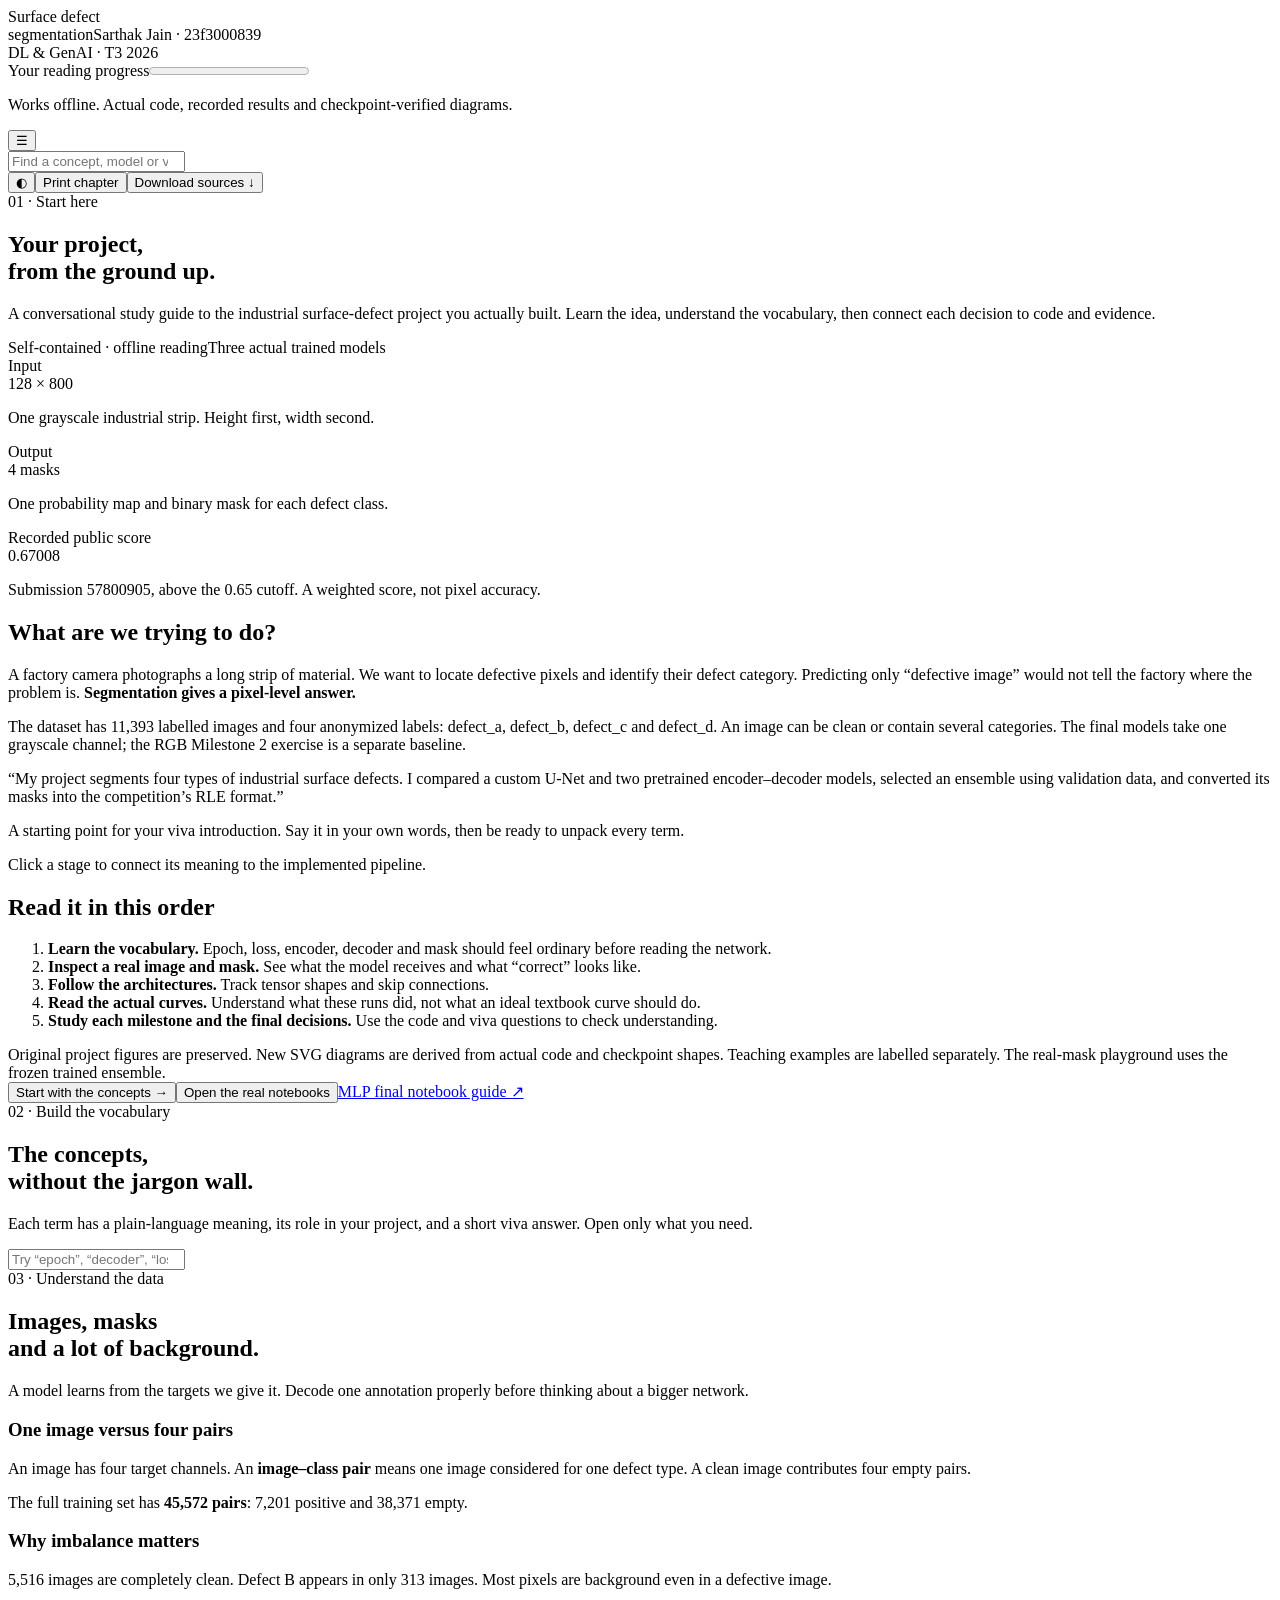
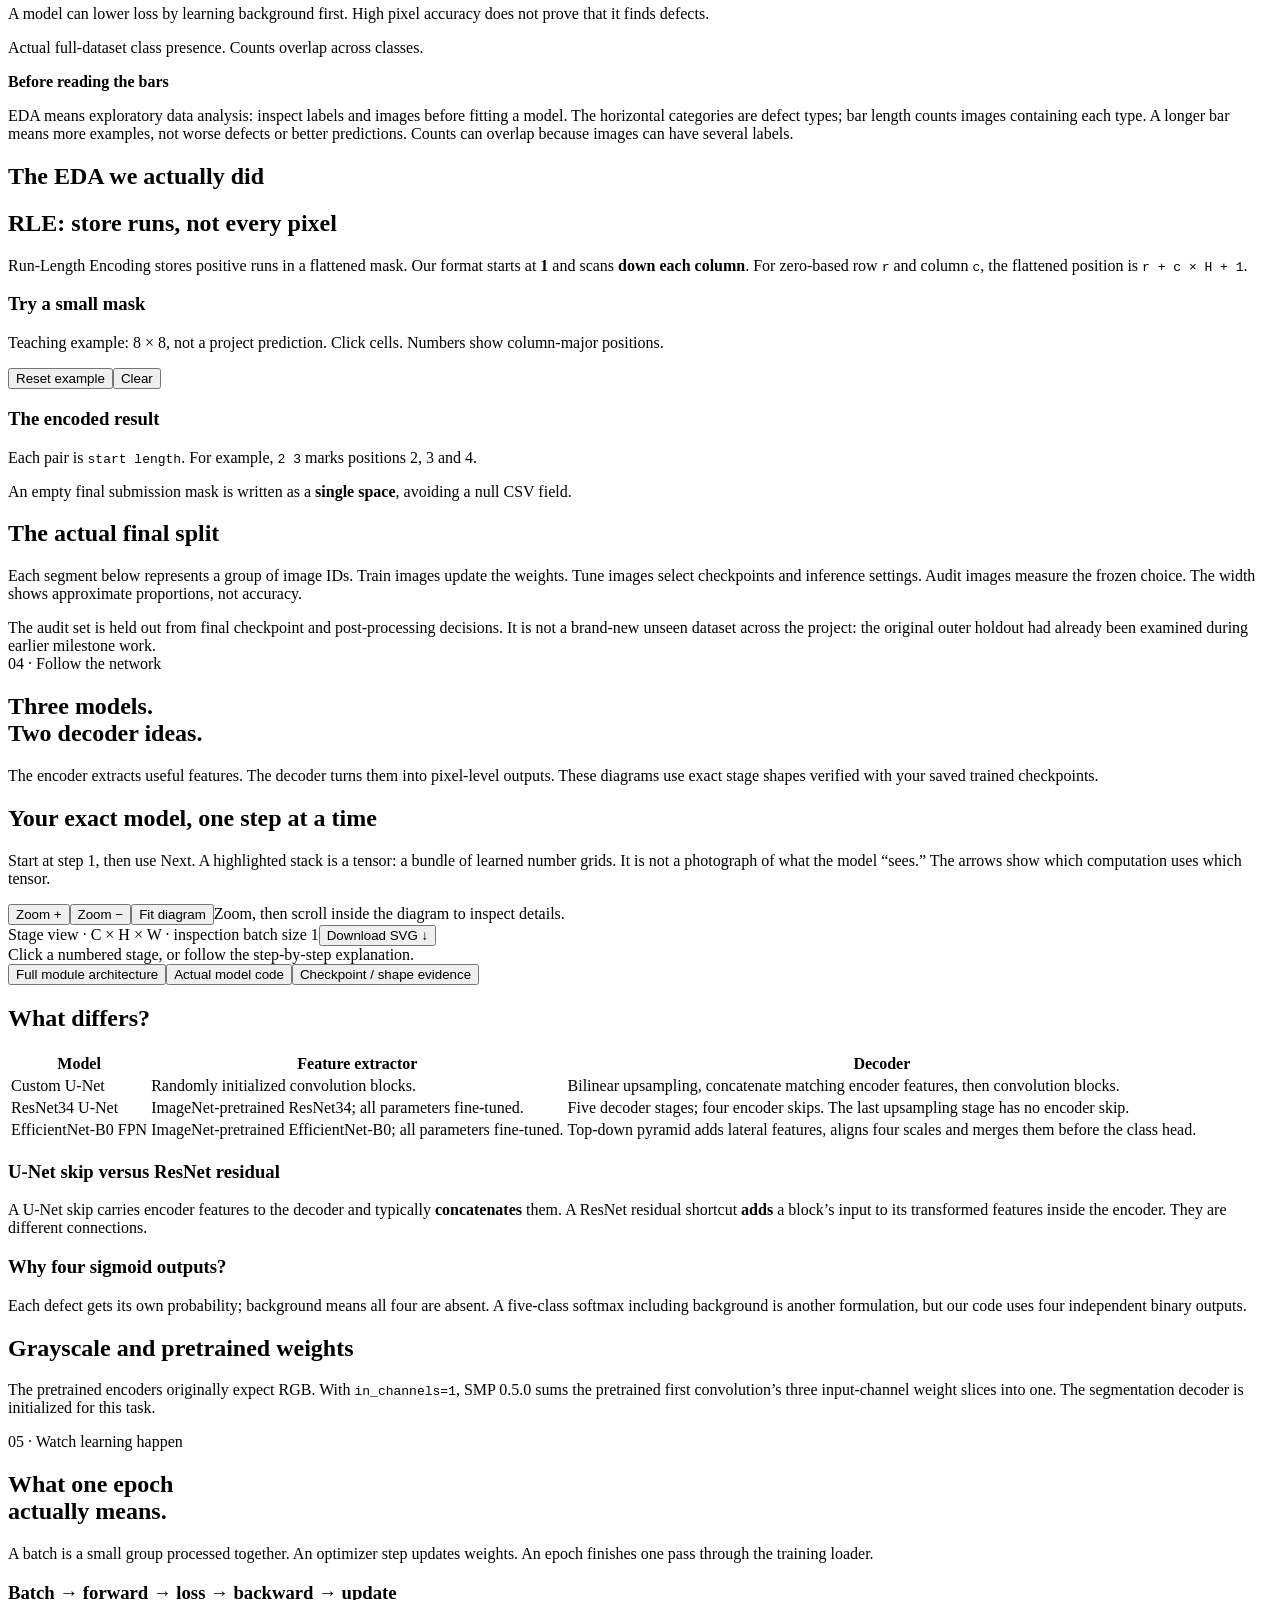
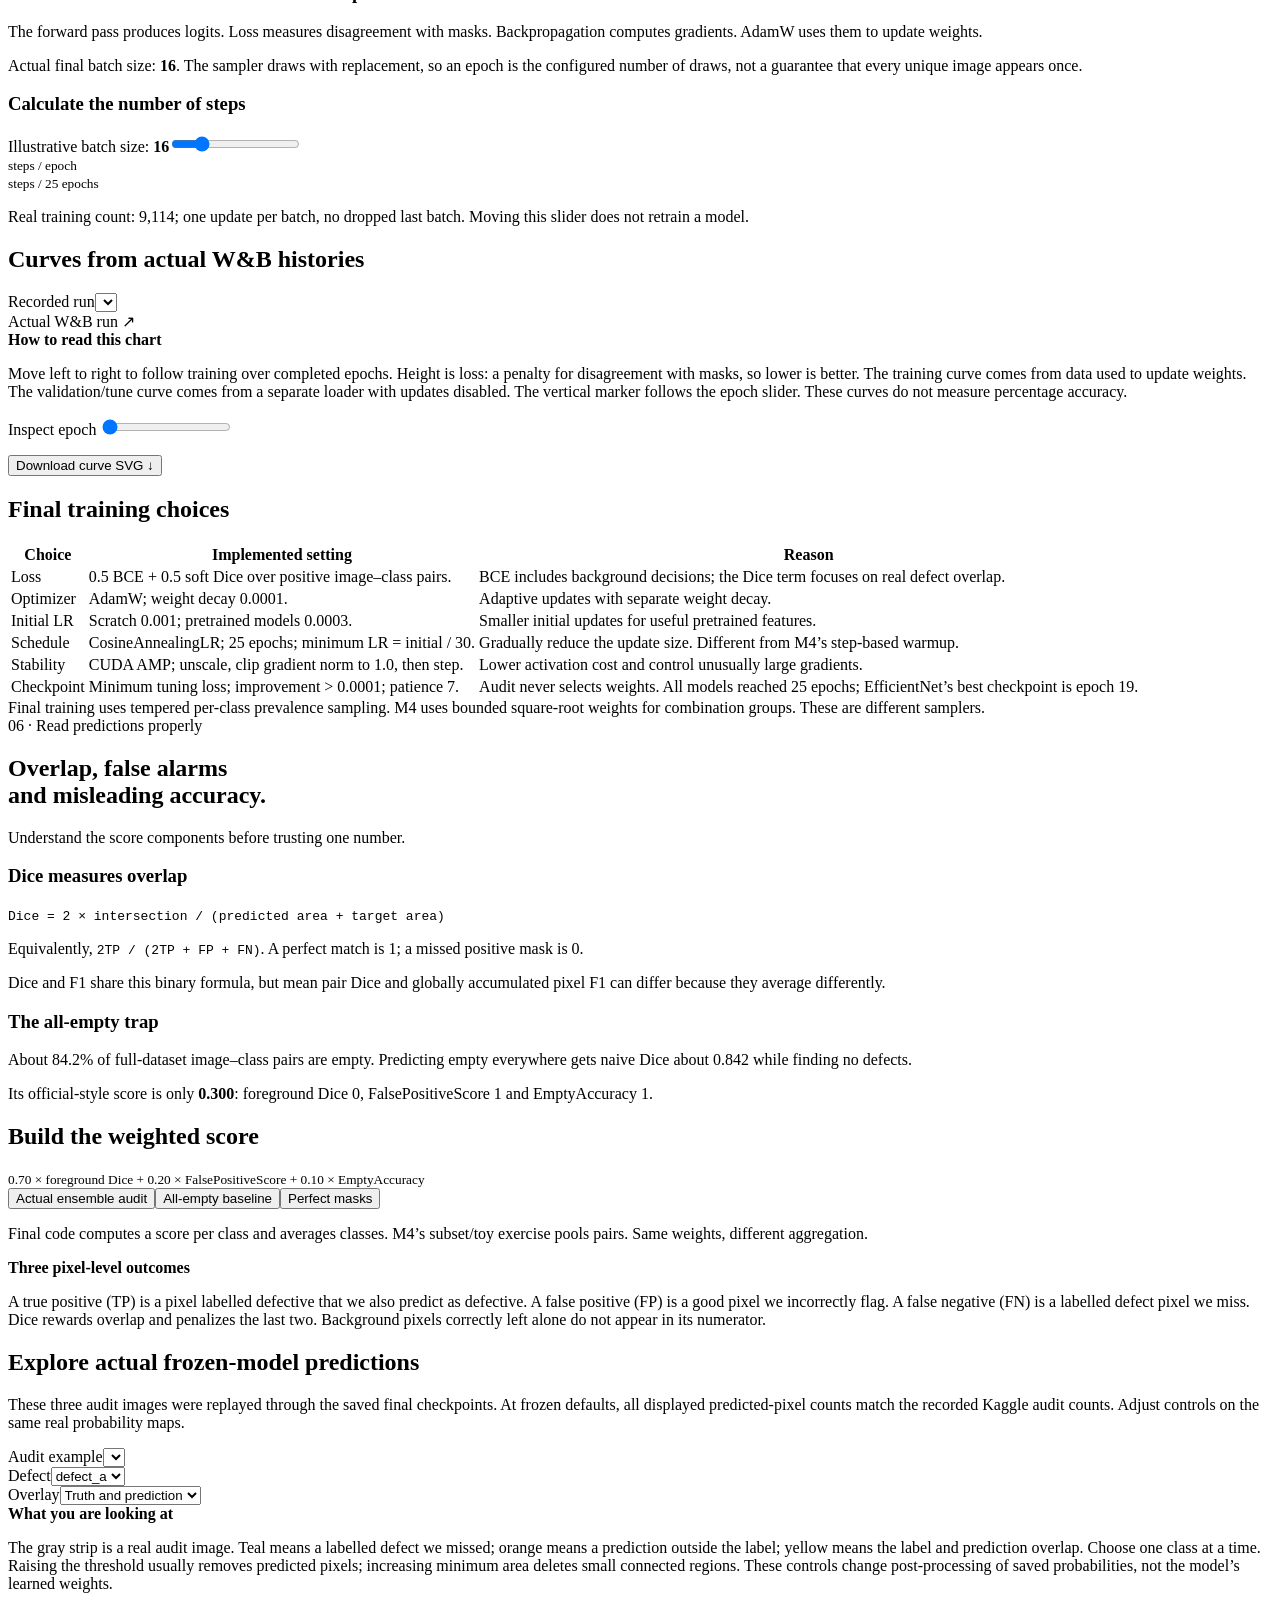
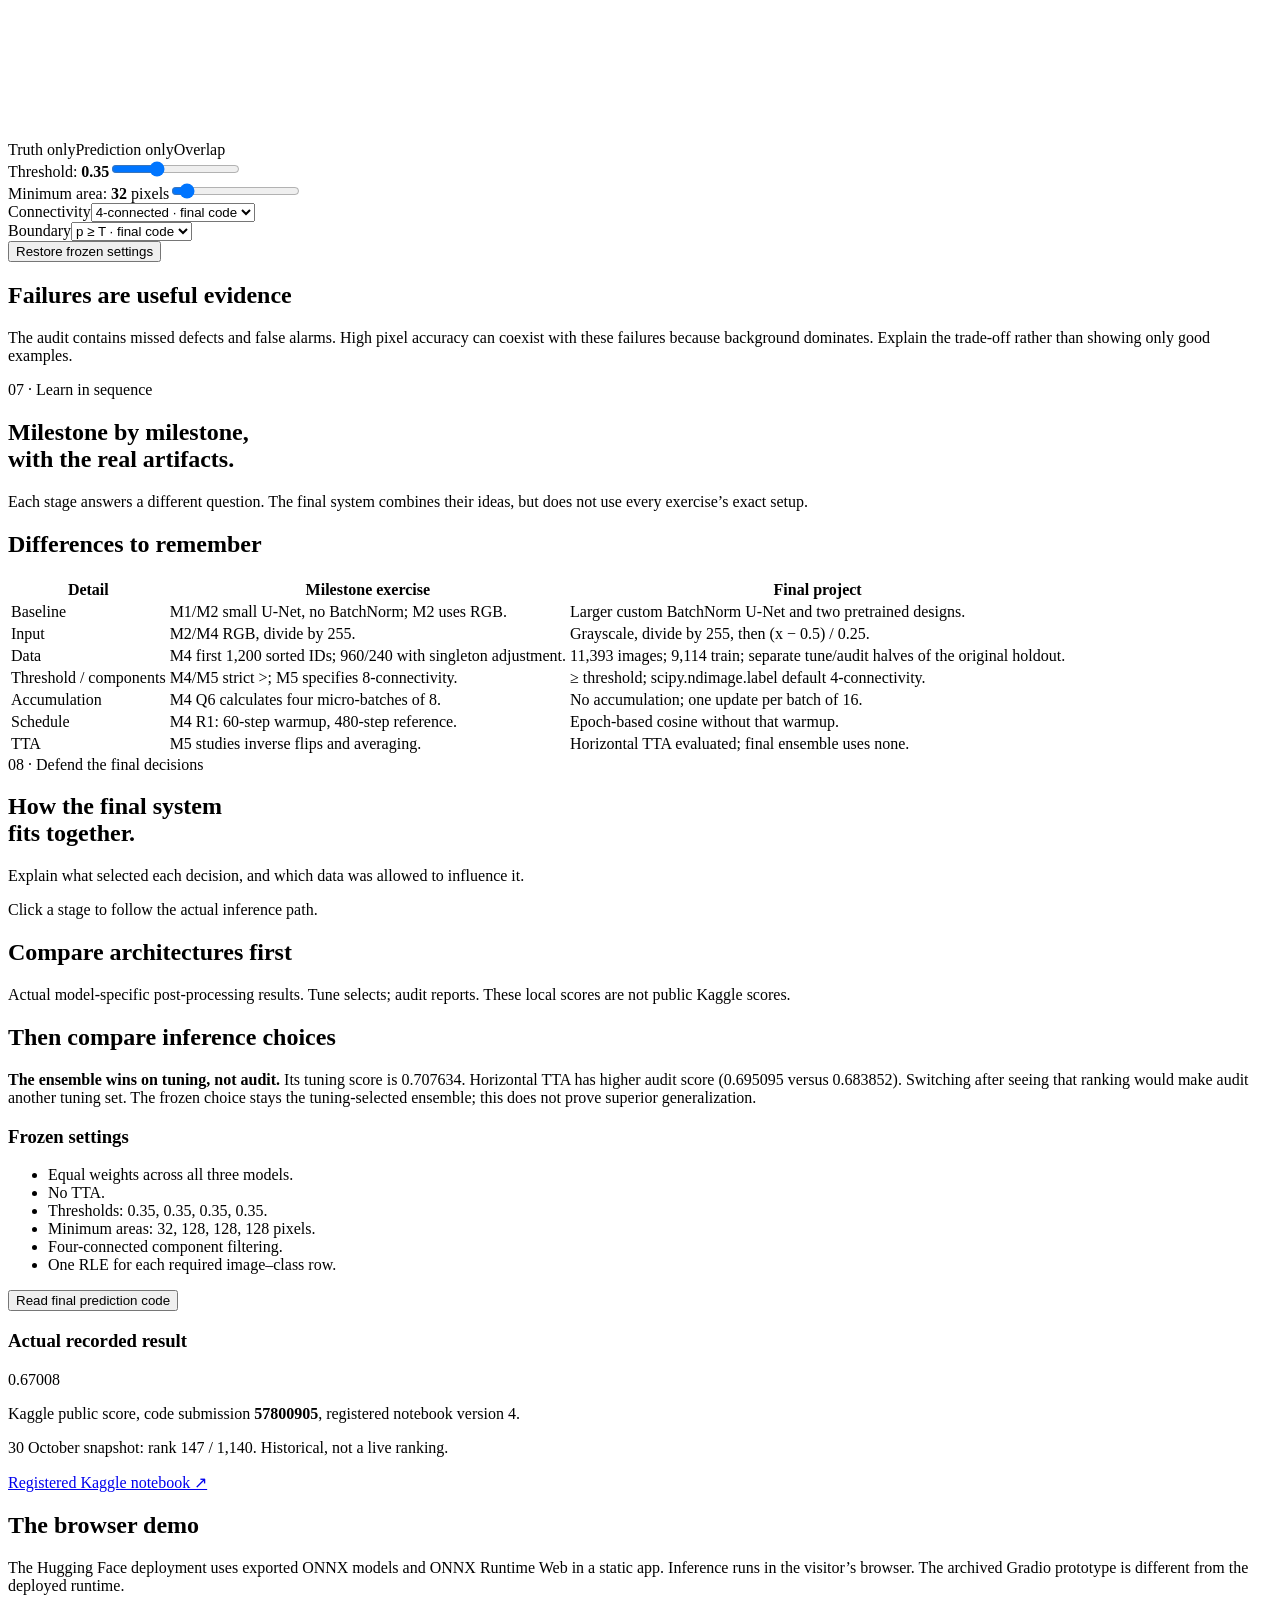
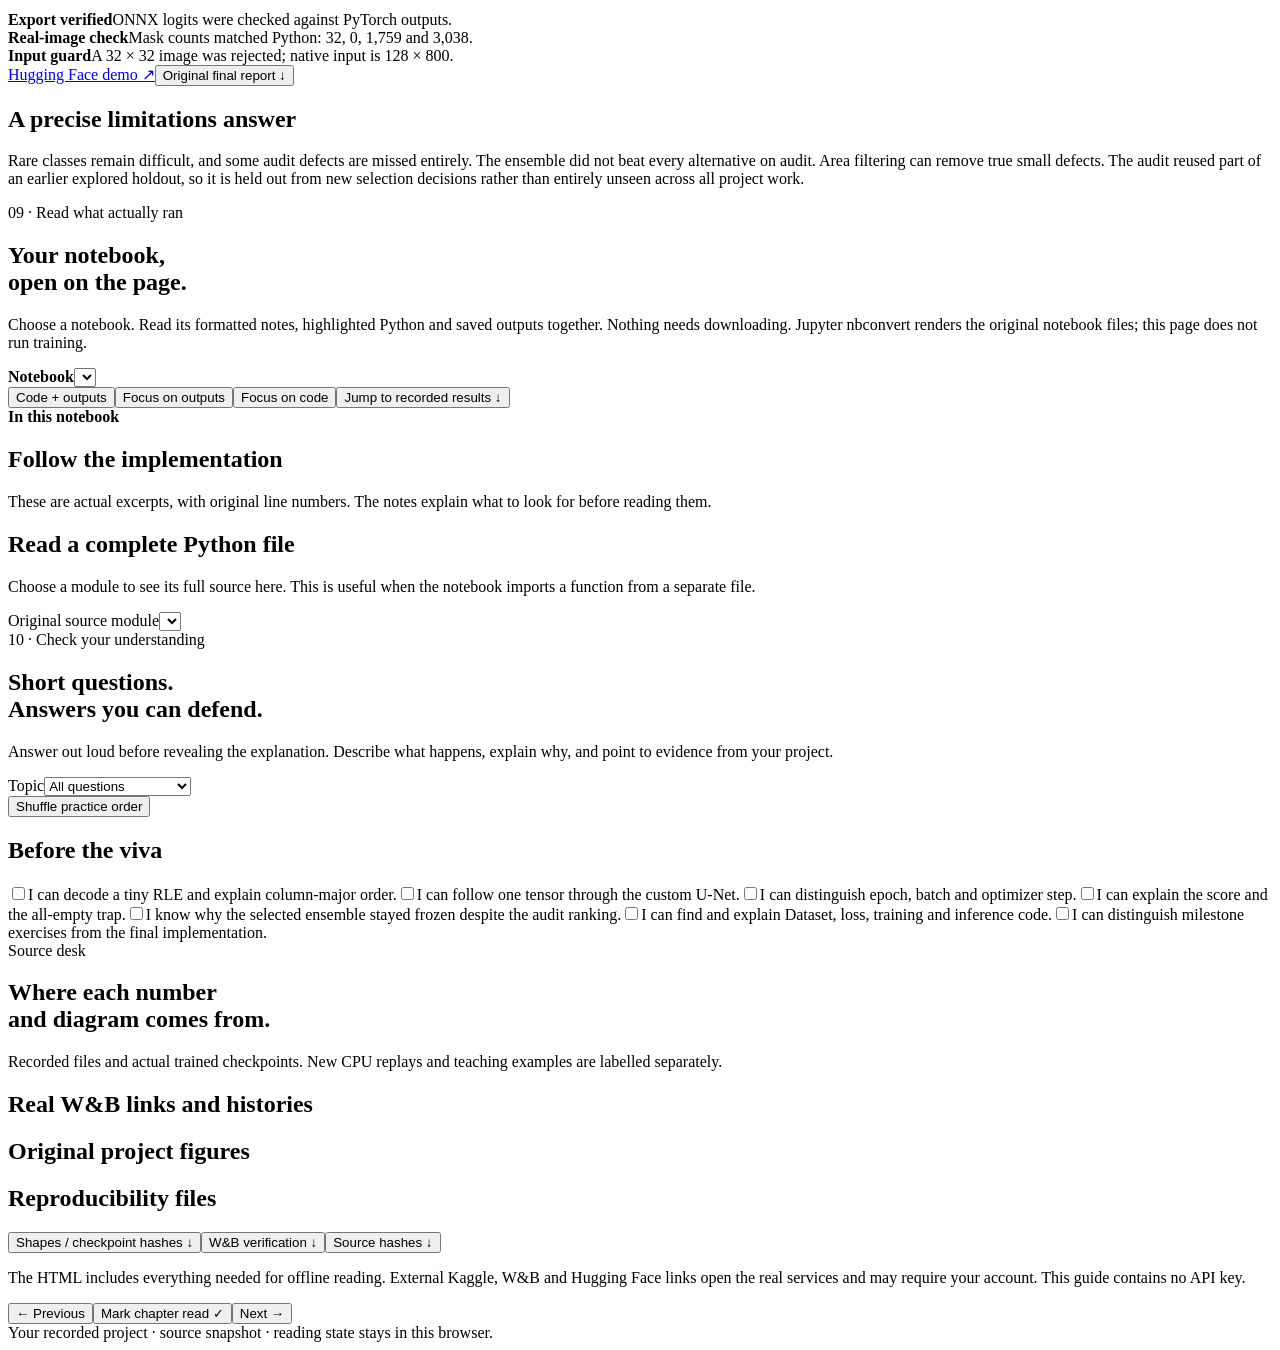
<file: genai-project/study-guide/guide-template.html>
<!doctype html><html lang="en"><head><meta charset="utf-8"><meta name="viewport" content="width=device-width,initial-scale=1"><meta name="color-scheme" content="light dark"><title>Surface defect segmentation · Sarthak’s viva guide</title><!--STYLE--></head><body>
<div class="layout"><aside class="sidebar" id="sidebar"><div class="brand">Surface defect<br>segmentation<span>Sarthak Jain · 23f3000839<br>DL & GenAI · T3 2026</span></div><nav class="nav" id="nav" aria-label="Study chapters"></nav><div class="side-footer"><label for="progress">Your reading progress</label><progress id="progress" max="10" value="0"></progress><span id="progress-text"></span><p class="space">Works offline. Actual code, recorded results and checkpoint-verified diagrams.</p></div></aside><div class="workspace"><header class="toolbar"><button class="menu-button" id="menu" aria-label="Open chapters" aria-expanded="false">☰</button><div class="search-wrap"><input id="search" type="search" placeholder="Find a concept, model or viva question…" aria-label="Search study guide" autocomplete="off"><div class="search-results" id="search-results"></div></div><button id="theme" aria-label="Toggle dark mode">◐</button><button class="small-hide" onclick="window.print()">Print chapter</button><button class="small-hide" onclick="downloadBundle()">Download sources ↓</button></header><main class="main" id="content">
<section class="chapter active" id="overview"><div class="eyebrow">01 · Start here</div><h1>Your project,<br>from the ground up.</h1><p class="lead">A conversational study guide to the industrial surface-defect project you actually built. Learn the idea, understand the vocabulary, then connect each decision to code and evidence.</p><div class="row"><span class="badge">Self-contained · offline reading</span><span class="badge">Three actual trained models</span><span class="badge" id="verified-badge"></span></div><div class="grid three space"><div class="card"><div class="eyebrow">Input</div><div class="stat">128 × 800</div><p>One grayscale industrial strip. Height first, width second.</p></div><div class="card"><div class="eyebrow">Output</div><div class="stat">4 masks</div><p>One probability map and binary mask for each defect class.</p></div><div class="card"><div class="eyebrow">Recorded public score</div><div class="stat">0.67008</div><p>Submission 57800905, above the 0.65 cutoff. A weighted score, not pixel accuracy.</p></div></div>
<h2>What are we trying to do?</h2><p>A factory camera photographs a long strip of material. We want to locate defective pixels and identify their defect category. Predicting only “defective image” would not tell the factory where the problem is. <strong>Segmentation gives a pixel-level answer.</strong></p><p>The dataset has 11,393 labelled images and four anonymized labels: defect_a, defect_b, defect_c and defect_d. An image can be clean or contain several categories. The final models take one grayscale channel; the RGB Milestone 2 exercise is a separate baseline.</p><div class="section-quote">“My project segments four types of industrial surface defects. I compared a custom U-Net and two pretrained encoder–decoder models, selected an ensemble using validation data, and converted its masks into the competition’s RLE format.”</div><p class="caption">A starting point for your viva introduction. Say it in your own words, then be ready to unpack every term.</p><div id="pipeline-overview" class="diagram space"></div><div id="pipeline-detail" class="inspector">Click a stage to connect its meaning to the implemented pipeline.</div><h2>Read it in this order</h2><ol class="learning-path"><li><div><strong>Learn the vocabulary.</strong> Epoch, loss, encoder, decoder and mask should feel ordinary before reading the network.</div></li><li><div><strong>Inspect a real image and mask.</strong> See what the model receives and what “correct” looks like.</div></li><li><div><strong>Follow the architectures.</strong> Track tensor shapes and skip connections.</div></li><li><div><strong>Read the actual curves.</strong> Understand what these runs did, not what an ideal textbook curve should do.</div></li><li><div><strong>Study each milestone and the final decisions.</strong> Use the code and viva questions to check understanding.</div></li></ol><div class="note">Original project figures are preserved. New SVG diagrams are derived from actual code and checkpoint shapes. Teaching examples are labelled separately. The real-mask playground uses the frozen trained ensemble.</div><div class="row"><button class="primary" onclick="go('concepts')">Start with the concepts →</button><button onclick="go('notebooks')">Open the real notebooks</button><a class="button" href="../../mlp/">MLP final notebook guide ↗</a></div></section>

<section class="chapter" id="concepts"><div class="eyebrow">02 · Build the vocabulary</div><h1>The concepts,<br>without the jargon wall.</h1><p class="lead">Each term has a plain-language meaning, its role in your project, and a short viva answer. Open only what you need.</p><div class="concept-tools"><input type="search" id="concept-filter" placeholder="Try “epoch”, “decoder”, “loss” or “transfer learning”…" aria-label="Filter concepts"></div><div class="pillbar space" id="concept-groups"></div><div class="concepts-list" id="concept-list"></div></section>

<section class="chapter" id="data"><div class="eyebrow">03 · Understand the data</div><h1>Images, masks<br>and a lot of background.</h1><p class="lead">A model learns from the targets we give it. Decode one annotation properly before thinking about a bigger network.</p><div class="grid"><div class="card"><h3>One image versus four pairs</h3><p>An image has four target channels. An <strong>image–class pair</strong> means one image considered for one defect type. A clean image contributes four empty pairs.</p><p>The full training set has <strong>45,572 pairs</strong>: 7,201 positive and 38,371 empty.</p></div><div class="card"><h3>Why imbalance matters</h3><p>5,516 images are completely clean. Defect B appears in only 313 images. Most pixels are background even in a defective image.</p><p>A model can lower loss by learning background first. High pixel accuracy does not prove that it finds defects.</p></div></div><div id="class-bars" class="chart card space"></div><p class="caption">Actual full-dataset class presence. Counts overlap across classes.</p><div class="reading-note"><strong>Before reading the bars</strong><p>EDA means exploratory data analysis: inspect labels and images before fitting a model. The horizontal categories are defect types; bar length counts images containing each type. A longer bar means more examples, not worse defects or better predictions. Counts can overlap because images can have several labels.</p></div><h2>The EDA we actually did</h2><div id="eda-gallery"></div><div class="figure" id="original-data-figure"></div><h2>RLE: store runs, not every pixel</h2><p>Run-Length Encoding stores positive runs in a flattened mask. Our format starts at <strong>1</strong> and scans <strong>down each column</strong>. For zero-based row <code>r</code> and column <code>c</code>, the flattened position is <code>r + c × H + 1</code>.</p><div class="grid"><div class="card"><h3>Try a small mask</h3><p class="small muted">Teaching example: 8 × 8, not a project prediction. Click cells. Numbers show column-major positions.</p><div id="rle-board" class="rle-board"></div><div class="row"><button onclick="resetRLE()">Reset example</button><button onclick="clearRLE()">Clear</button></div></div><div class="card"><h3>The encoded result</h3><pre id="rle-output"></pre><p>Each pair is <code>start length</code>. For example, <code>2 3</code> marks positions 2, 3 and 4.</p><p>An empty final submission mask is written as a <strong>single space</strong>, avoiding a null CSV field.</p><div class="source" id="rle-source"></div></div></div><h2>The actual final split</h2><p>Each segment below represents a group of image IDs. Train images update the weights. Tune images select checkpoints and inference settings. Audit images measure the frozen choice. The width shows approximate proportions, not accuracy.</p><div id="split-diagram" class="diagram"></div><div class="note">The audit set is held out from final checkpoint and post-processing decisions. It is not a brand-new unseen dataset across the project: the original outer holdout had already been examined during earlier milestone work.</div><div class="source" id="split-source"></div></section>

<section class="chapter" id="models"><div class="eyebrow">04 · Follow the network</div><h1>Three models.<br>Two decoder ideas.</h1><p class="lead">The encoder extracts useful features. The decoder turns them into pixel-level outputs. These diagrams use exact stage shapes verified with your saved trained checkpoints.</p><div class="tabs" id="model-tabs" role="tablist" aria-label="Choose architecture"></div><div id="model-description"></div><div class="model-meta" id="model-meta"></div><div id="architecture-foundation"></div><h2>Your exact model, one step at a time</h2><p>Start at step 1, then use Next. A highlighted stack is a tensor: a bundle of learned number grids. It is not a photograph of what the model “sees.” The arrows show which computation uses which tensor.</p><div class="diagram-tools row"><button onclick="zoomArchitecture(1.2)" aria-label="Zoom diagram in">Zoom +</button><button onclick="zoomArchitecture(1/1.2)" aria-label="Zoom diagram out">Zoom −</button><button onclick="zoomArchitecture(0)">Fit diagram</button><span class="small muted">Zoom, then scroll inside the diagram to inspect details.</span></div><div id="architecture" class="diagram architecture-canvas"></div><div class="walkthrough" id="model-walkthrough"></div><div class="diagram-caption"><span class="caption">Stage view · C × H × W · inspection batch size 1</span><button class="svg-download" onclick="downloadArchitecture()">Download SVG ↓</button></div><div id="architecture-detail" class="inspector">Click a numbered stage, or follow the step-by-step explanation.</div><div class="row space"><button onclick="openArchitectureText()">Full module architecture</button><button onclick="openSource('model-definition')">Actual model code</button><button onclick="openArchitectureRecord()">Checkpoint / shape evidence</button></div><h2>What differs?</h2><div class="table-wrap"><table><thead><tr><th>Model</th><th>Feature extractor</th><th>Decoder</th></tr></thead><tbody><tr><td>Custom U-Net</td><td>Randomly initialized convolution blocks.</td><td>Bilinear upsampling, concatenate matching encoder features, then convolution blocks.</td></tr><tr><td>ResNet34 U-Net</td><td>ImageNet-pretrained ResNet34; all parameters fine-tuned.</td><td>Five decoder stages; four encoder skips. The last upsampling stage has no encoder skip.</td></tr><tr><td>EfficientNet-B0 FPN</td><td>ImageNet-pretrained EfficientNet-B0; all parameters fine-tuned.</td><td>Top-down pyramid adds lateral features, aligns four scales and merges them before the class head.</td></tr></tbody></table></div><div class="grid space"><div class="card"><h3>U-Net skip versus ResNet residual</h3><p>A U-Net skip carries encoder features to the decoder and typically <strong>concatenates</strong> them. A ResNet residual shortcut <strong>adds</strong> a block’s input to its transformed features inside the encoder. They are different connections.</p></div><div class="card"><h3>Why four sigmoid outputs?</h3><p>Each defect gets its own probability; background means all four are absent. A five-class softmax including background is another formulation, but our code uses four independent binary outputs.</p></div></div><h2>Grayscale and pretrained weights</h2><p>The pretrained encoders originally expect RGB. With <code>in_channels=1</code>, SMP 0.5.0 sums the pretrained first convolution’s three input-channel weight slices into one. The segmentation decoder is initialized for this task.</p><div class="source" id="adaptation-source"></div><div class="figure" id="original-architecture-figure"></div></section>

<section class="chapter" id="training"><div class="eyebrow">05 · Watch learning happen</div><h1>What one epoch<br>actually means.</h1><p class="lead">A batch is a small group processed together. An optimizer step updates weights. An epoch finishes one pass through the training loader.</p><div class="grid"><div class="card"><h3>Batch → forward → loss → backward → update</h3><p>The forward pass produces logits. Loss measures disagreement with masks. Backpropagation computes gradients. AdamW uses them to update weights.</p><p>Actual final batch size: <strong>16</strong>. The sampler draws with replacement, so an epoch is the configured number of draws, not a guarantee that every unique image appears once.</p></div><div class="card"><h3>Calculate the number of steps</h3><label class="small" for="batch-size">Illustrative batch size: <strong id="batch-size-label">16</strong></label><input id="batch-size" type="range" min="4" max="64" step="4" value="16"><div class="metrics"><div><strong id="steps-per-epoch"></strong><small>steps / epoch</small></div><div><strong id="steps-total"></strong><small>steps / 25 epochs</small></div></div><p class="caption">Real training count: 9,114; one update per batch, no dropped last batch. Moving this slider does not retrain a model.</p></div></div><h2>Curves from actual W&B histories</h2><div class="card"><div class="row spread"><div class="control"><label for="history-select">Recorded run</label><select id="history-select"></select></div><a id="history-live" target="_blank" rel="noreferrer">Actual W&B run ↗</a></div><div class="tag-row" id="history-status"></div><div class="reading-note"><strong>How to read this chart</strong><p>Move left to right to follow training over completed epochs. Height is loss: a penalty for disagreement with masks, so lower is better. The training curve comes from data used to update weights. The validation/tune curve comes from a separate loader with updates disabled. The vertical marker follows the epoch slider. These curves do not measure percentage accuracy.</p></div><div id="training-chart" class="chart"></div><label class="small" for="epoch">Inspect epoch <strong id="epoch-label"></strong></label><input id="epoch" type="range" min="1" max="25" value="1"><div id="epoch-values" class="metrics"></div><p class="caption" id="history-caption"></p><button class="small" onclick="downloadTrainingSVG()">Download curve SVG ↓</button></div><div id="history-interpretation" class="reading-note"></div><h2>Final training choices</h2><div class="table-wrap"><table><thead><tr><th>Choice</th><th>Implemented setting</th><th>Reason</th></tr></thead><tbody><tr><td>Loss</td><td>0.5 BCE + 0.5 soft Dice over positive image–class pairs.</td><td>BCE includes background decisions; the Dice term focuses on real defect overlap.</td></tr><tr><td>Optimizer</td><td>AdamW; weight decay 0.0001.</td><td>Adaptive updates with separate weight decay.</td></tr><tr><td>Initial LR</td><td>Scratch 0.001; pretrained models 0.0003.</td><td>Smaller initial updates for useful pretrained features.</td></tr><tr><td>Schedule</td><td>CosineAnnealingLR; 25 epochs; minimum LR = initial / 30.</td><td>Gradually reduce the update size. Different from M4’s step-based warmup.</td></tr><tr><td>Stability</td><td>CUDA AMP; unscale, clip gradient norm to 1.0, then step.</td><td>Lower activation cost and control unusually large gradients.</td></tr><tr><td>Checkpoint</td><td>Minimum tuning loss; improvement &gt; 0.0001; patience 7.</td><td>Audit never selects weights. All models reached 25 epochs; EfficientNet’s best checkpoint is epoch 19.</td></tr></tbody></table></div><div class="source" id="training-source"></div><div class="figure" id="original-curves-figure"></div><div class="note">Final training uses tempered per-class prevalence sampling. M4 uses bounded square-root weights for combination groups. These are different samplers.</div></section>

<section class="chapter" id="metrics"><div class="eyebrow">06 · Read predictions properly</div><h1>Overlap, false alarms<br>and misleading accuracy.</h1><p class="lead">Understand the score components before trusting one number.</p><div class="grid"><div class="card"><h3>Dice measures overlap</h3><p><code>Dice = 2 × intersection / (predicted area + target area)</code></p><p>Equivalently, <code>2TP / (2TP + FP + FN)</code>. A perfect match is 1; a missed positive mask is 0.</p><p>Dice and F1 share this binary formula, but mean pair Dice and globally accumulated pixel F1 can differ because they average differently.</p></div><div class="card"><h3>The all-empty trap</h3><p>About 84.2% of full-dataset image–class pairs are empty. Predicting empty everywhere gets naive Dice about 0.842 while finding no defects.</p><p>Its official-style score is only <strong>0.300</strong>: foreground Dice 0, FalsePositiveScore 1 and EmptyAccuracy 1.</p></div></div><h2>Build the weighted score</h2><div class="card"><div class="grid three" id="score-controls"></div><div class="metrics"><div><strong id="score-value"></strong><small>0.70 × foreground Dice + 0.20 × FalsePositiveScore + 0.10 × EmptyAccuracy</small></div></div><div class="row"><button onclick="scorePreset('audit')">Actual ensemble audit</button><button onclick="scorePreset('empty')">All-empty baseline</button><button onclick="scorePreset('perfect')">Perfect masks</button></div><p class="caption">Final code computes a score per class and averages classes. M4’s subset/toy exercise pools pairs. Same weights, different aggregation.</p></div><div class="reading-note"><strong>Three pixel-level outcomes</strong><p>A true positive (TP) is a pixel labelled defective that we also predict as defective. A false positive (FP) is a good pixel we incorrectly flag. A false negative (FN) is a labelled defect pixel we miss. Dice rewards overlap and penalizes the last two. Background pixels correctly left alone do not appear in its numerator.</p></div><h2>Explore actual frozen-model predictions</h2><p>These three audit images were replayed through the saved final checkpoints. At frozen defaults, all displayed predicted-pixel counts match the recorded Kaggle audit counts. Adjust controls on the same real probability maps.</p><div class="card"><div class="row"><div class="control"><label for="sample-select">Audit example</label><select id="sample-select"></select></div><div class="control"><label for="class-select">Defect</label><select id="class-select"><option value="0">defect_a</option><option value="1">defect_b</option><option value="2">defect_c</option><option value="3">defect_d</option></select></div><div class="control"><label for="overlay-select">Overlay</label><select id="overlay-select"><option value="both">Truth and prediction</option><option value="truth">Ground truth</option><option value="prediction">Prediction</option><option value="image">Original image</option></select></div></div><div class="reading-note"><strong>What you are looking at</strong><p>The gray strip is a real audit image. Teal means a labelled defect we missed; orange means a prediction outside the label; yellow means the label and prediction overlap. Choose one class at a time. Raising the threshold usually removes predicted pixels; increasing minimum area deletes small connected regions. These controls change post-processing of saved probabilities, not the model’s learned weights.</p></div><div class="canvas-wrap"><canvas id="mask-canvas" width="800" height="128" aria-label="Real strip, target mask and trained-model prediction"></canvas></div><div class="legend"><span><i class="dot" style="background:#2a9c9b"></i>Truth only</span><span><i class="dot" style="background:#e2744c"></i>Prediction only</span><span><i class="dot" style="background:#e7c75d"></i>Overlap</span></div><div class="grid space"><div class="control"><label for="threshold">Threshold: <strong id="threshold-value">0.35</strong></label><input id="threshold" type="range" min="0.05" max="0.95" value="0.35" step="0.01"></div><div class="control"><label for="min-area">Minimum area: <strong id="min-area-value">32</strong> pixels</label><input id="min-area" type="range" min="0" max="500" value="32" step="1"></div></div><div class="row space"><div class="control"><label for="connectivity">Connectivity</label><select id="connectivity"><option value="4">4-connected · final code</option><option value="8">8-connected · M5</option></select></div><div class="control"><label for="comparison">Boundary</label><select id="comparison"><option value="gte">p ≥ T · final code</option><option value="gt">p &gt; T · M4/M5</option></select></div><button onclick="resetMaskControls()">Restore frozen settings</button></div><div id="mask-values" class="metrics"></div><p id="mask-caption" class="caption"></p><div class="source" id="mask-source"></div></div><h2>Failures are useful evidence</h2><div class="figure" id="original-error-figure"></div><p>The audit contains missed defects and false alarms. High pixel accuracy can coexist with these failures because background dominates. Explain the trade-off rather than showing only good examples.</p></section>

<section class="chapter" id="milestones"><div class="eyebrow">07 · Learn in sequence</div><h1>Milestone by milestone,<br>with the real artifacts.</h1><p class="lead">Each stage answers a different question. The final system combines their ideas, but does not use every exercise’s exact setup.</p><div id="milestone-list" class="stack"></div><h2>Differences to remember</h2><div class="table-wrap"><table><thead><tr><th>Detail</th><th>Milestone exercise</th><th>Final project</th></tr></thead><tbody><tr><td>Baseline</td><td>M1/M2 small U-Net, no BatchNorm; M2 uses RGB.</td><td>Larger custom BatchNorm U-Net and two pretrained designs.</td></tr><tr><td>Input</td><td>M2/M4 RGB, divide by 255.</td><td>Grayscale, divide by 255, then (x − 0.5) / 0.25.</td></tr><tr><td>Data</td><td>M4 first 1,200 sorted IDs; 960/240 with singleton adjustment.</td><td>11,393 images; 9,114 train; separate tune/audit halves of the original holdout.</td></tr><tr><td>Threshold / components</td><td>M4/M5 strict &gt;; M5 specifies 8-connectivity.</td><td>≥ threshold; scipy.ndimage.label default 4-connectivity.</td></tr><tr><td>Accumulation</td><td>M4 Q6 calculates four micro-batches of 8.</td><td>No accumulation; one update per batch of 16.</td></tr><tr><td>Schedule</td><td>M4 R1: 60-step warmup, 480-step reference.</td><td>Epoch-based cosine without that warmup.</td></tr><tr><td>TTA</td><td>M5 studies inverse flips and averaging.</td><td>Horizontal TTA evaluated; final ensemble uses none.</td></tr></tbody></table></div></section>

<section class="chapter" id="final"><div class="eyebrow">08 · Defend the final decisions</div><h1>How the final system<br>fits together.</h1><p class="lead">Explain what selected each decision, and which data was allowed to influence it.</p><div id="pipeline-final" class="diagram"></div><div id="final-pipeline-detail" class="inspector space">Click a stage to follow the actual inference path.</div><h2>Compare architectures first</h2><div id="model-results" class="table-wrap"></div><p class="caption">Actual model-specific post-processing results. Tune selects; audit reports. These local scores are not public Kaggle scores.</p><h2>Then compare inference choices</h2><div id="variant-results" class="table-wrap"></div><div class="note"><strong>The ensemble wins on tuning, not audit.</strong> Its tuning score is 0.707634. Horizontal TTA has higher audit score (0.695095 versus 0.683852). Switching after seeing that ranking would make audit another tuning set. The frozen choice stays the tuning-selected ensemble; this does not prove superior generalization.</div><div class="grid"><div class="card"><h3>Frozen settings</h3><ul><li>Equal weights across all three models.</li><li>No TTA.</li><li>Thresholds: 0.35, 0.35, 0.35, 0.35.</li><li>Minimum areas: 32, 128, 128, 128 pixels.</li><li>Four-connected component filtering.</li><li>One RLE for each required image–class row.</li></ul><button onclick="openSource('prediction')">Read final prediction code</button></div><div class="card"><h3>Actual recorded result</h3><div class="stat">0.67008</div><p>Kaggle public score, code submission <strong>57800905</strong>, registered notebook version 4.</p><p class="small muted">30 October snapshot: rank 147 / 1,140. Historical, not a live ranking.</p><a href="https://www.kaggle.com/code/sarthakiitmbs/dl-23f3000839-notebook-t32026" target="_blank" rel="noreferrer">Registered Kaggle notebook ↗</a></div></div><h2>The browser demo</h2><p>The Hugging Face deployment uses exported ONNX models and ONNX Runtime Web in a static app. Inference runs in the visitor’s browser. The archived Gradio prototype is different from the deployed runtime.</p><div class="recap"><div><strong>Export verified</strong>ONNX logits were checked against PyTorch outputs.</div><div><strong>Real-image check</strong>Mask counts matched Python: 32, 0, 1,759 and 3,038.</div><div><strong>Input guard</strong>A 32 × 32 image was rejected; native input is 128 × 800.</div></div><div class="row space"><a class="button" href="https://huggingface.co/spaces/sarthak-wiz01/surface-defects-t32026-23f3000839" target="_blank" rel="noreferrer">Hugging Face demo ↗</a><button onclick="downloadFile('reports/final-report.pdf')">Original final report ↓</button></div><h2>A precise limitations answer</h2><p>Rare classes remain difficult, and some audit defects are missed entirely. The ensemble did not beat every alternative on audit. Area filtering can remove true small defects. The audit reused part of an earlier explored holdout, so it is held out from new selection decisions rather than entirely unseen across all project work.</p></section>

<section class="chapter" id="notebooks"><div class="eyebrow">09 · Read what actually ran</div><h1>Your notebook,<br>open on the page.</h1><p class="lead">Choose a notebook. Read its formatted notes, highlighted Python and saved outputs together. Nothing needs downloading. Jupyter nbconvert renders the original notebook files; this page does not run training.</p><div class="reader-controls card"><label for="notebook-select"><strong>Notebook</strong></label><select id="notebook-select"></select><div class="row space"><button onclick="readerMode('all')">Code + outputs</button><button onclick="readerMode('outputs')">Focus on outputs</button><button onclick="readerMode('code')">Focus on code</button><button onclick="jumpToArtifacts()">Jump to recorded results ↓</button></div></div><div id="notebook-context" class="reading-note"></div><div class="notebook-workspace"><aside class="notebook-outline"><strong>In this notebook</strong><div id="notebook-outline"></div></aside><div class="notebook-main"><div id="notebook-sheet" class="notebook-sheet"></div><div id="notebook-artifacts" class="notebook-artifacts"></div></div></div><h2>Follow the implementation</h2><p>These are actual excerpts, with original line numbers. The notes explain what to look for before reading them.</p><div id="source-list" class="stack"></div><h2>Read a complete Python file</h2><p>Choose a module to see its full source here. This is useful when the notebook imports a function from a separate file.</p><div class="card"><label for="module-select">Original source module</label><select id="module-select"></select><div id="module-meta" class="caption"></div><div id="module-code" class="python-highlight full-module"></div></div></section>

<section class="chapter" id="practice"><div class="eyebrow">10 · Check your understanding</div><h1>Short questions.<br>Answers you can defend.</h1><p class="lead">Answer out loud before revealing the explanation. Describe what happens, explain why, and point to evidence from your project.</p><div class="row"><div class="control"><label for="quiz-filter">Topic</label><select id="quiz-filter"><option value="all">All questions</option><option value="foundation">Foundations</option><option value="models">Models</option><option value="training">Training</option><option value="evaluation">Evaluation</option><option value="implementation">Implementation traps</option></select></div><button onclick="shuffleQuestions()">Shuffle practice order</button></div><div id="quiz-list" class="space"></div><h2>Before the viva</h2><div class="checklist card"><label><input type="checkbox">I can decode a tiny RLE and explain column-major order.</label><label><input type="checkbox">I can follow one tensor through the custom U-Net.</label><label><input type="checkbox">I can distinguish epoch, batch and optimizer step.</label><label><input type="checkbox">I can explain the score and the all-empty trap.</label><label><input type="checkbox">I know why the selected ensemble stayed frozen despite the audit ranking.</label><label><input type="checkbox">I can find and explain Dataset, loss, training and inference code.</label><label><input type="checkbox">I can distinguish milestone exercises from the final implementation.</label></div></section>

<section class="chapter" id="evidence"><div class="eyebrow">Source desk</div><h1>Where each number<br>and diagram comes from.</h1><p class="lead">Recorded files and actual trained checkpoints. New CPU replays and teaching examples are labelled separately.</p><div id="evidence-summary" class="grid"></div><h2>Real W&B links and histories</h2><div id="wandb-table" class="table-wrap"></div><h2>Original project figures</h2><div id="figure-index" class="stack"></div><h2>Reproducibility files</h2><div class="row"><button onclick="downloadFile('study-guide/evidence/architectures.json')">Shapes / checkpoint hashes ↓</button><button onclick="downloadFile('study-guide/evidence/wandb-live-verification.json')">W&B verification ↓</button><button onclick="downloadFile('study-guide/evidence/source-manifest.json')">Source hashes ↓</button></div><p class="caption space">The HTML includes everything needed for offline reading. External Kaggle, W&B and Hugging Face links open the real services and may require your account. This guide contains no API key.</p></section>
<div class="chapter-footer no-print"><button id="prev-chapter">← Previous</button><button id="mark-read">Mark chapter read ✓</button><button id="next-chapter" class="primary">Next →</button></div><div class="footer-line">Your recorded project · source snapshot <span id="commit-label"></span> · reading state stays in this browser.</div></main></div></div><dialog id="viewer"><div class="dialog-head"><div><strong id="viewer-title"></strong><div class="small muted" id="viewer-subtitle"></div></div><div class="row"><button id="viewer-download">Download ↓</button><button onclick="document.getElementById('viewer').close()" aria-label="Close viewer">✕</button></div></div><div class="dialog-content" id="viewer-content"></div></dialog><div id="toast" class="toast" role="status"></div><!--DATA--><!--SCRIPT--></body></html>
</file>
